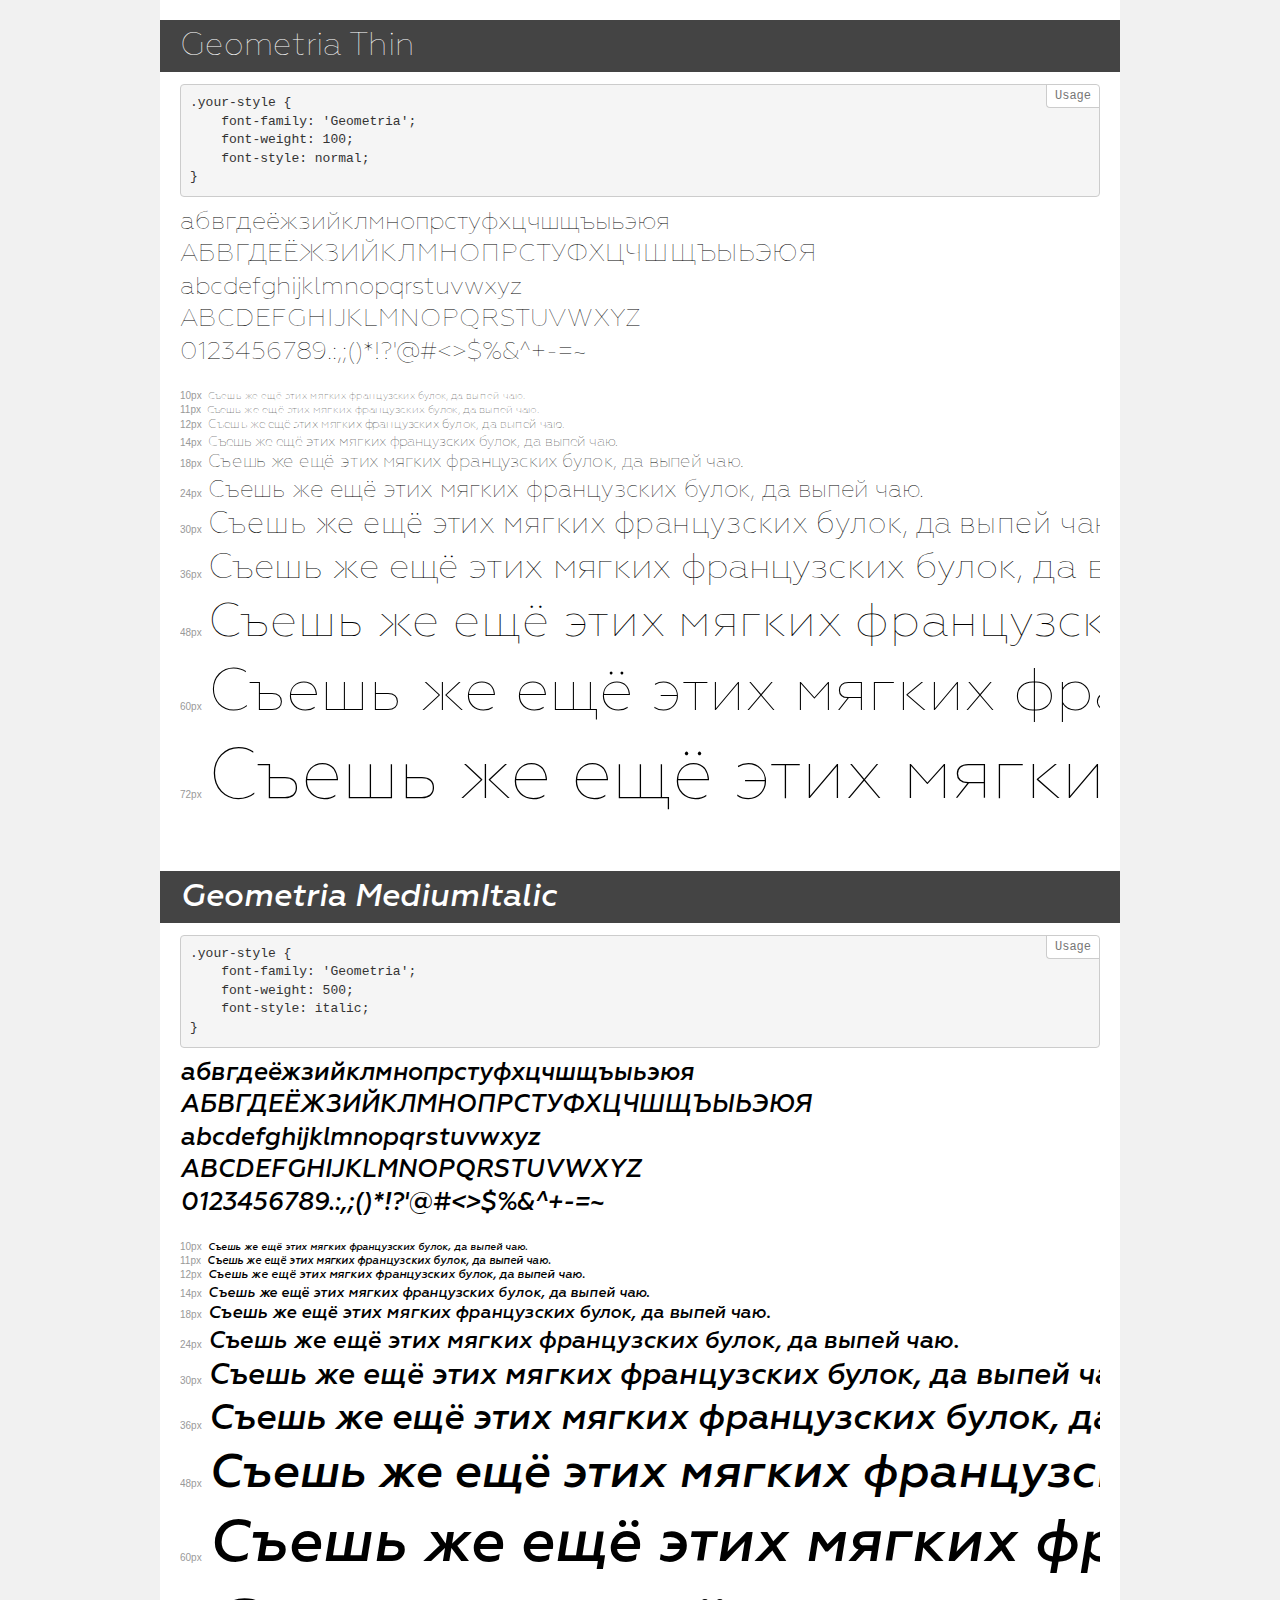
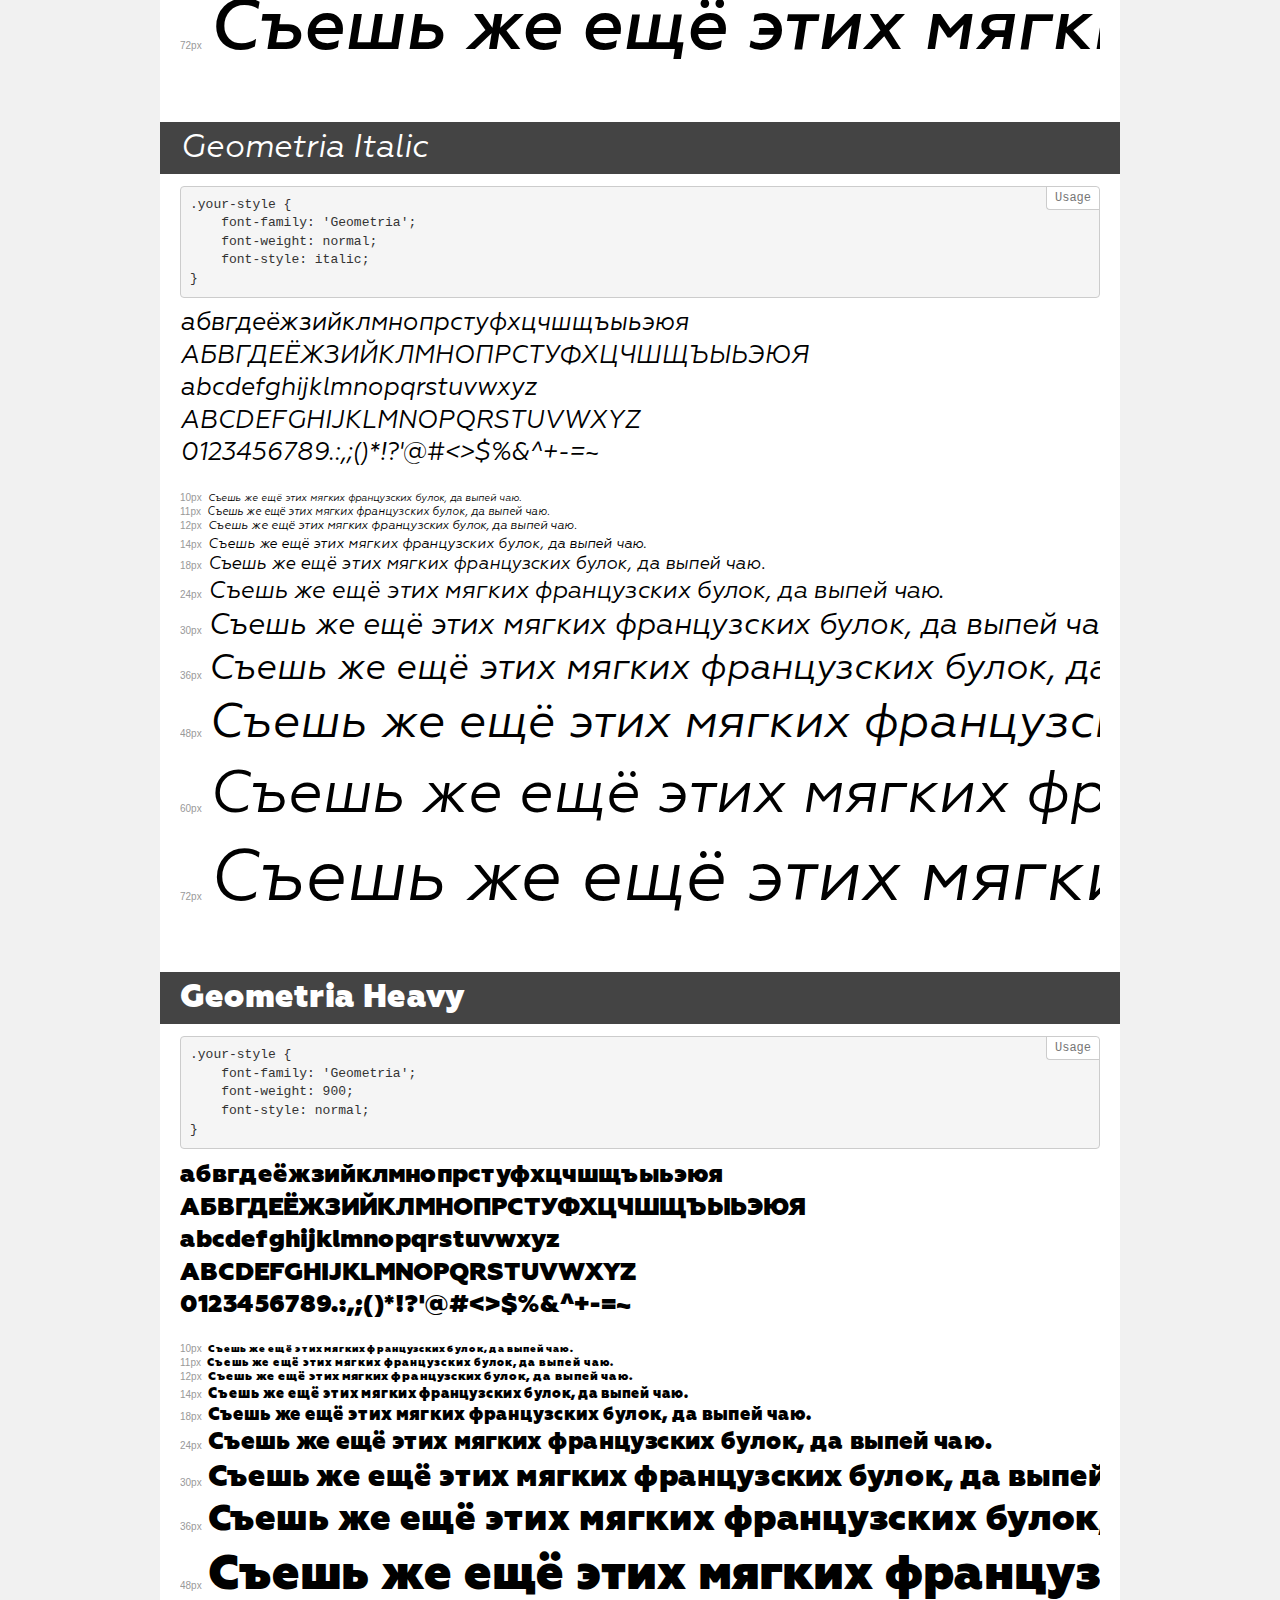
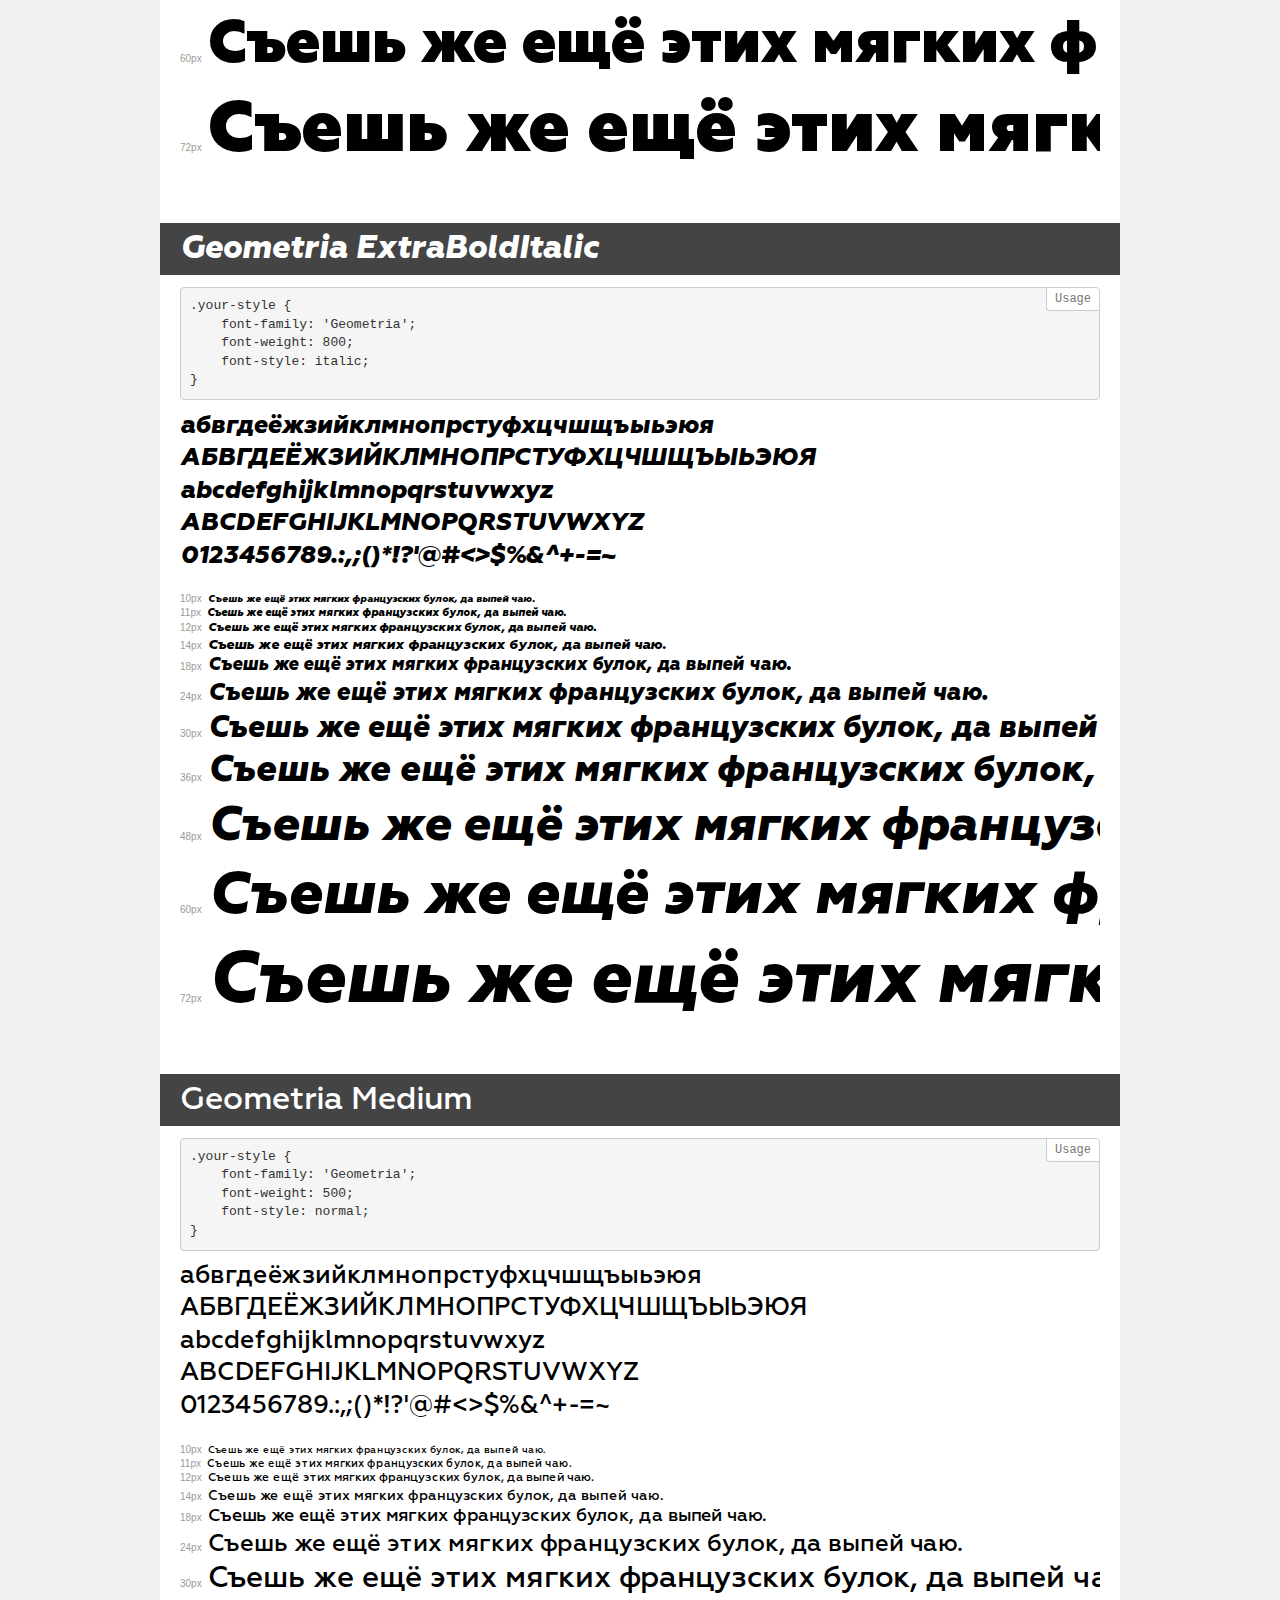
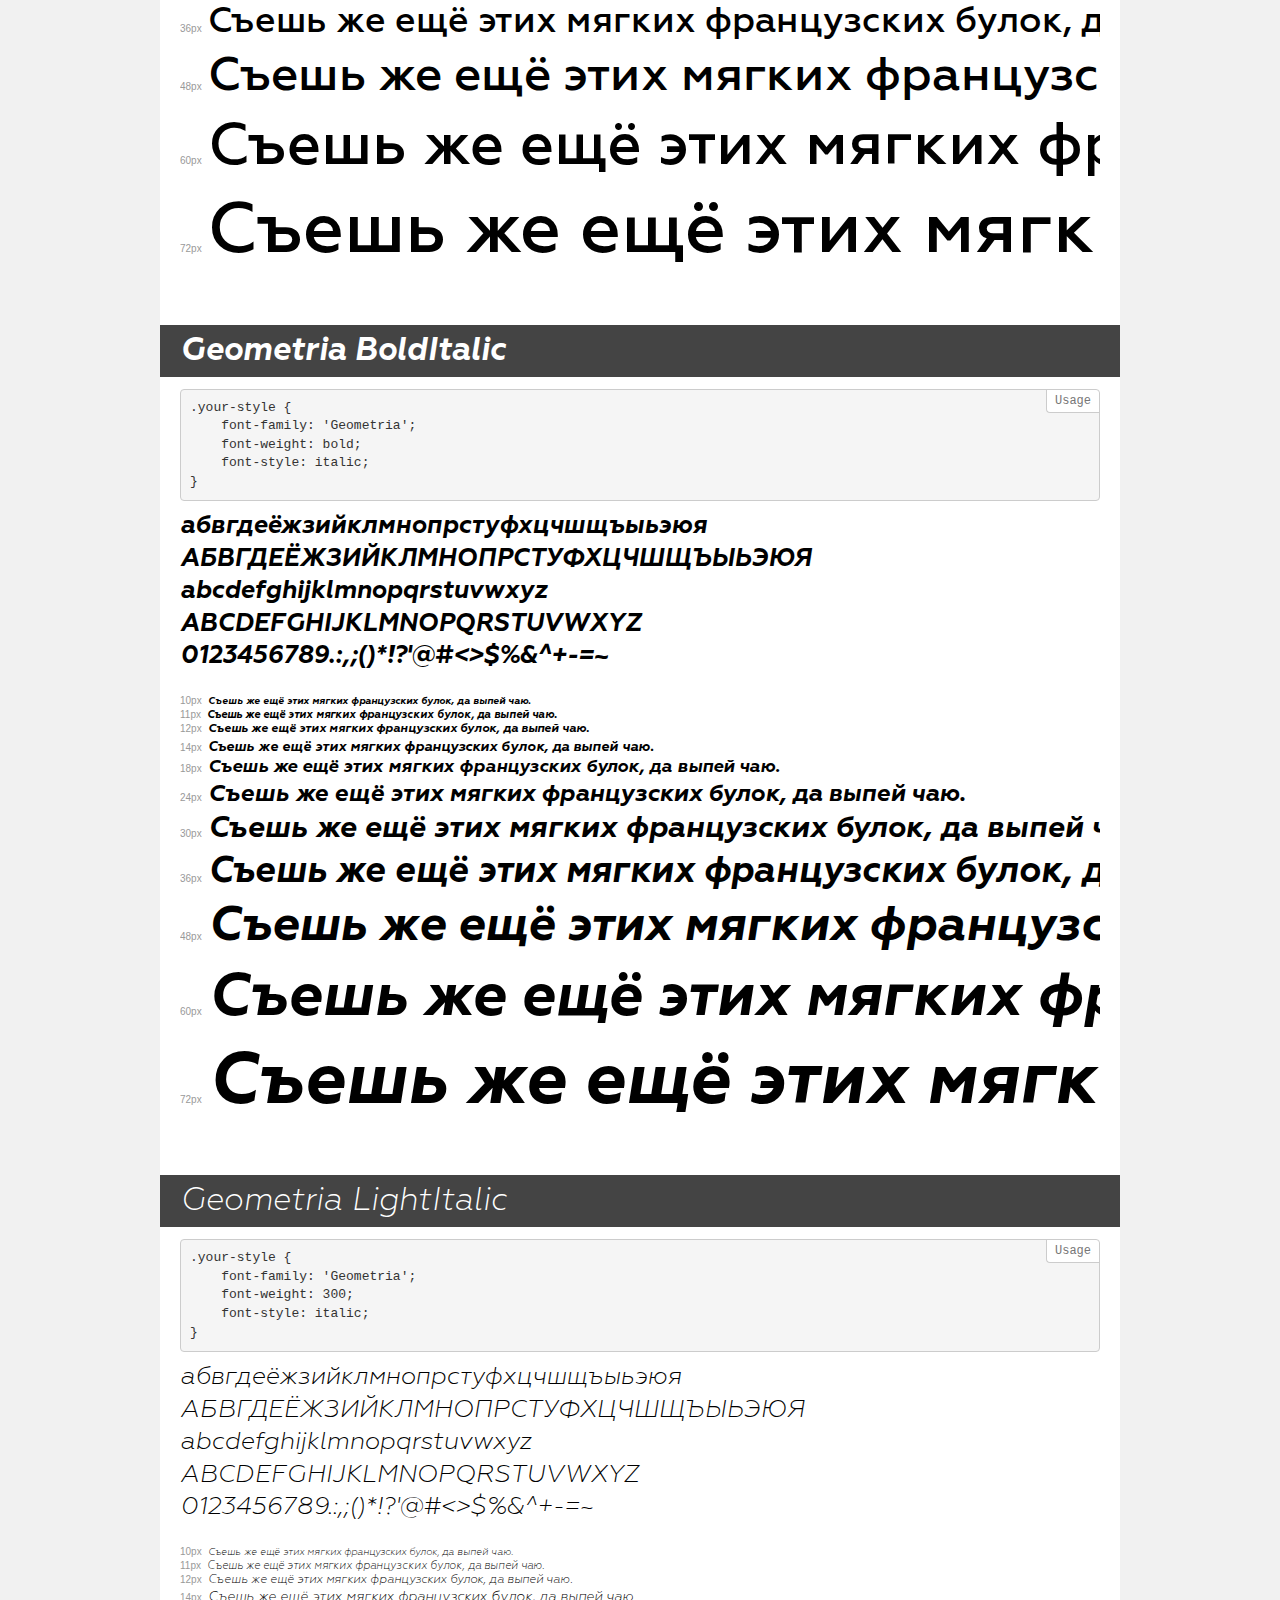
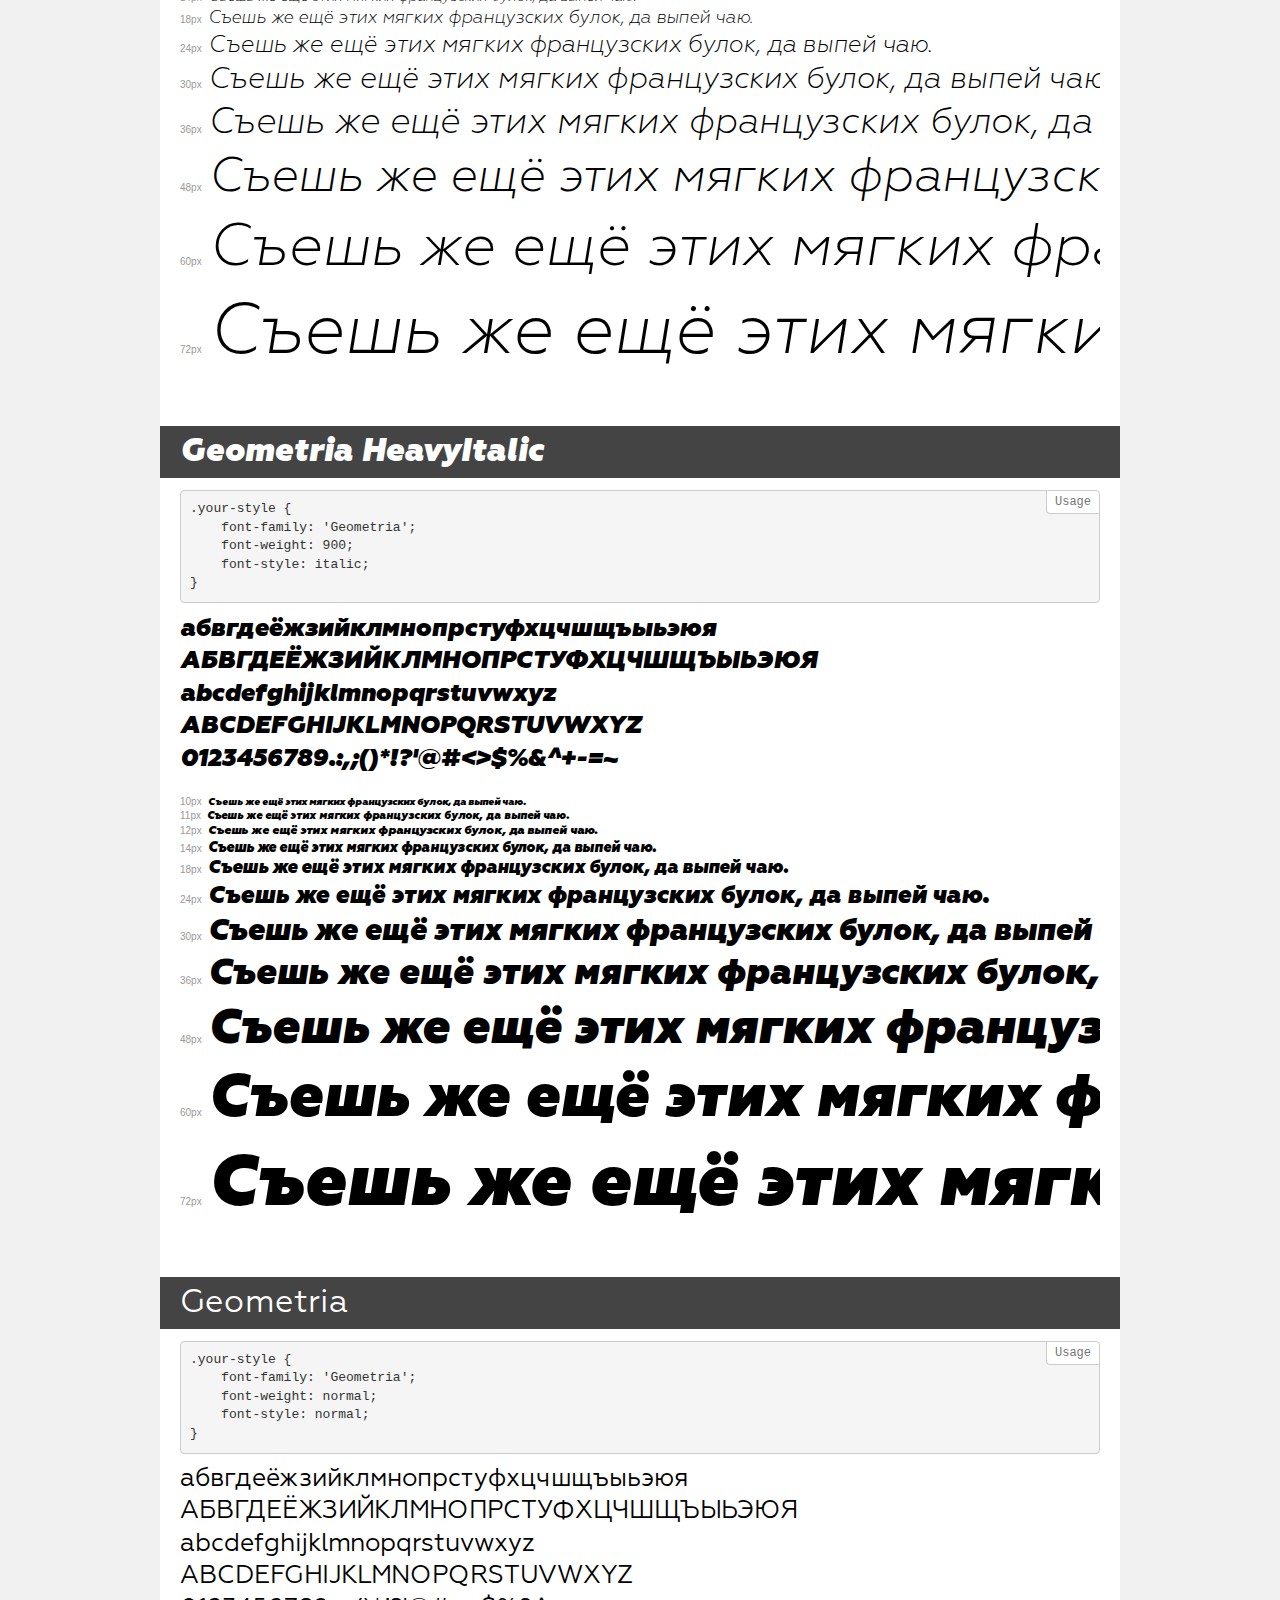
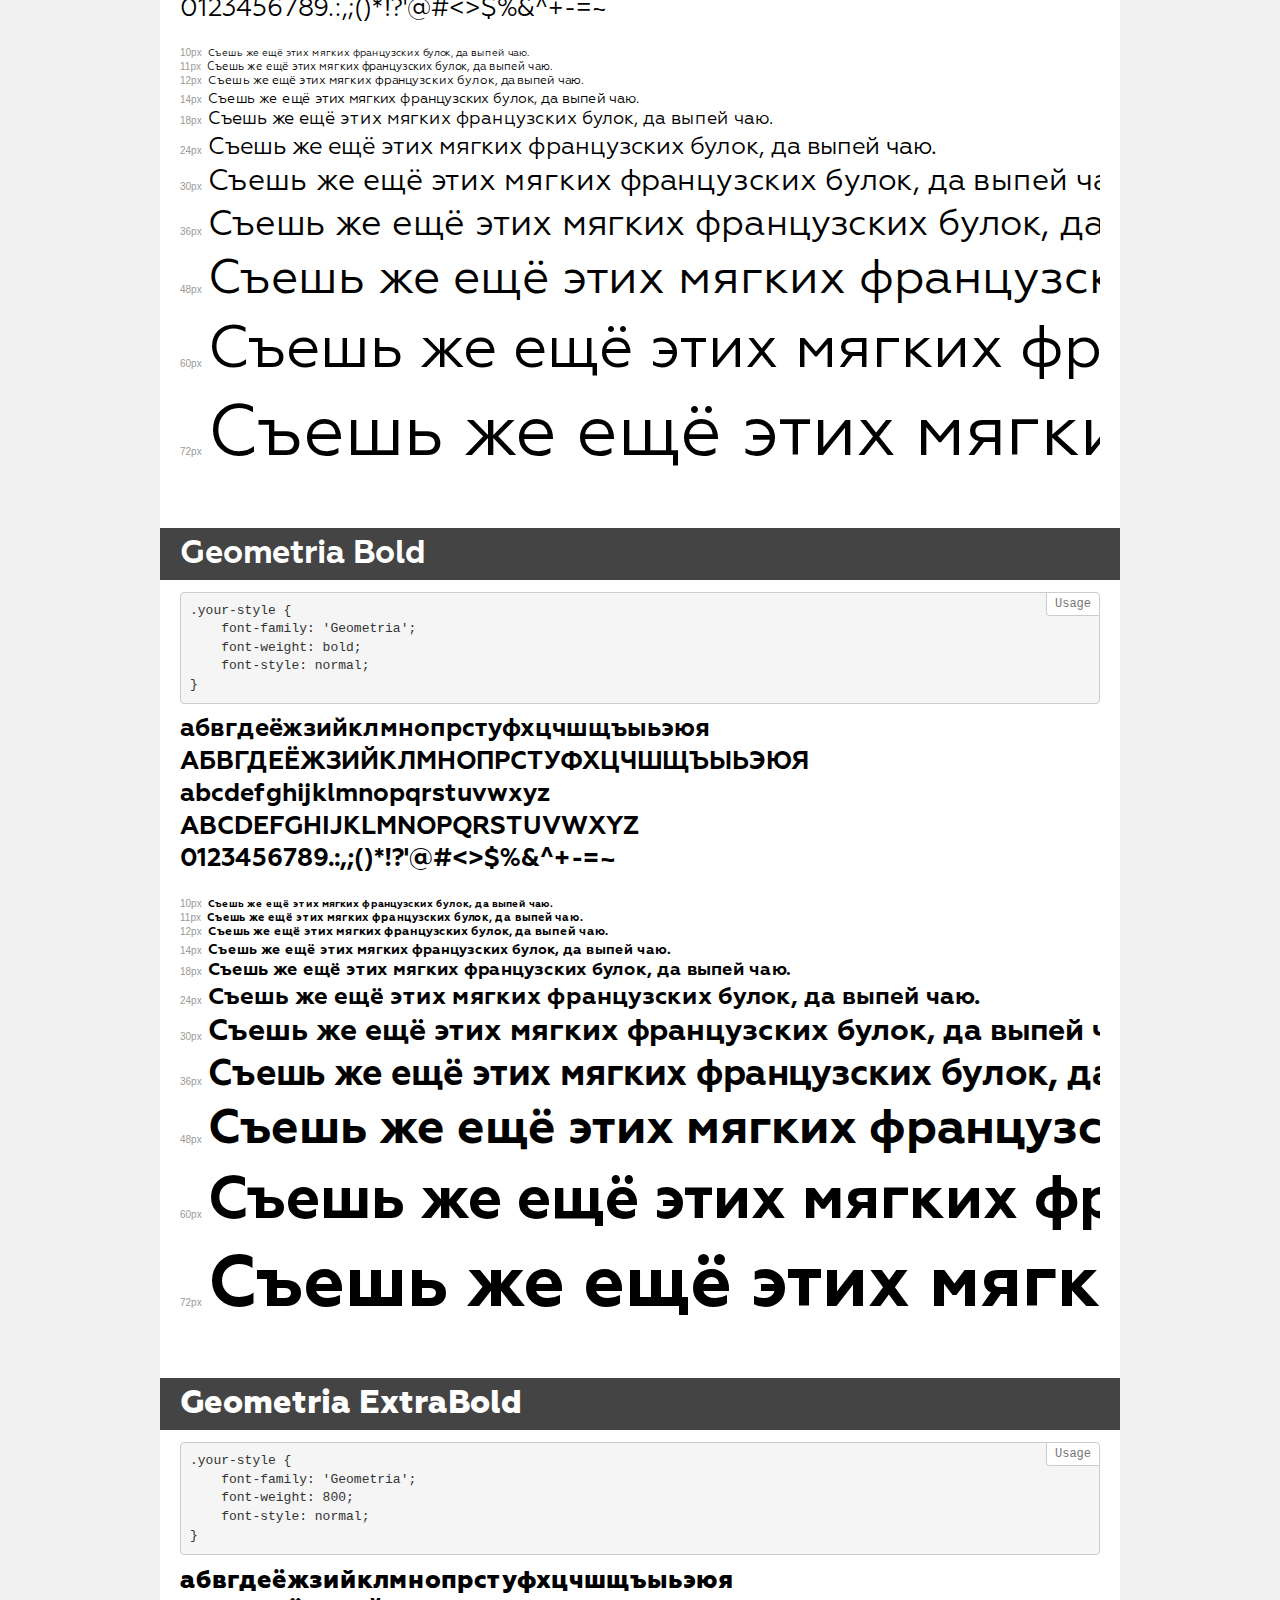
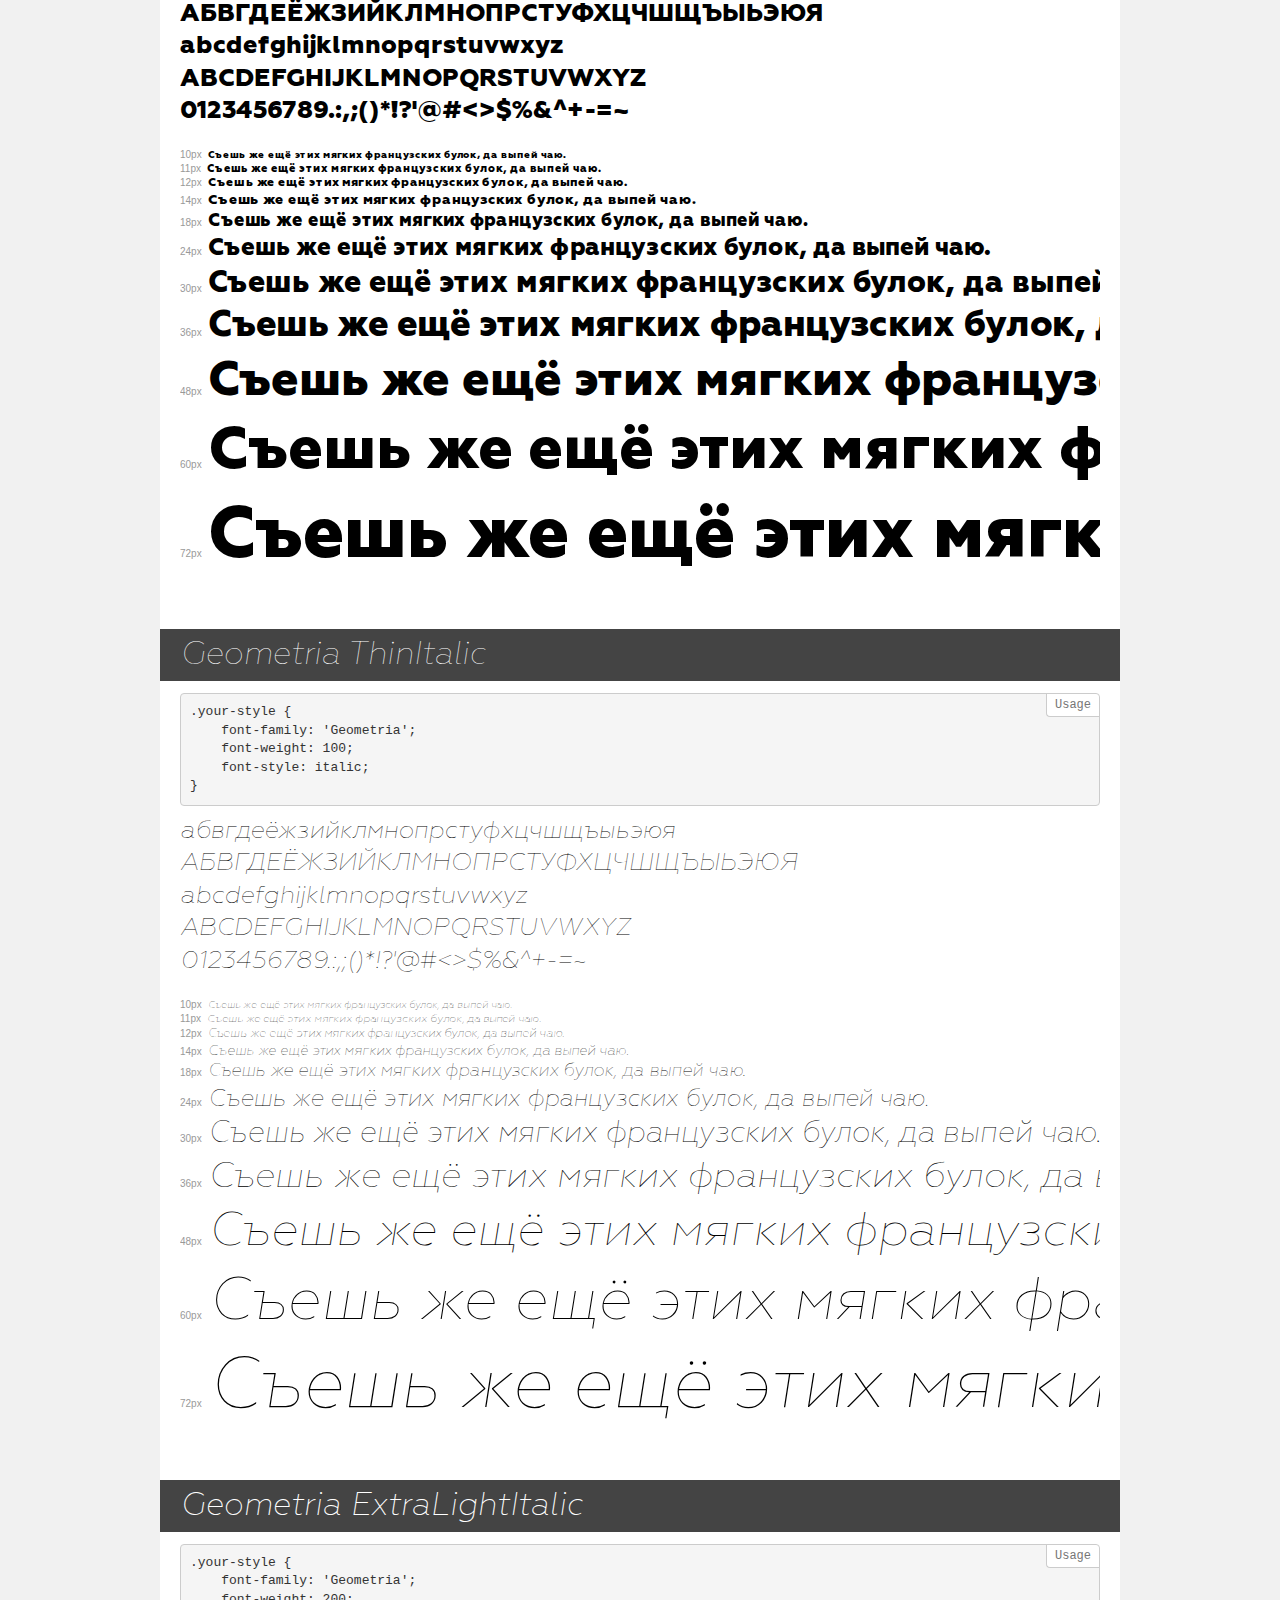
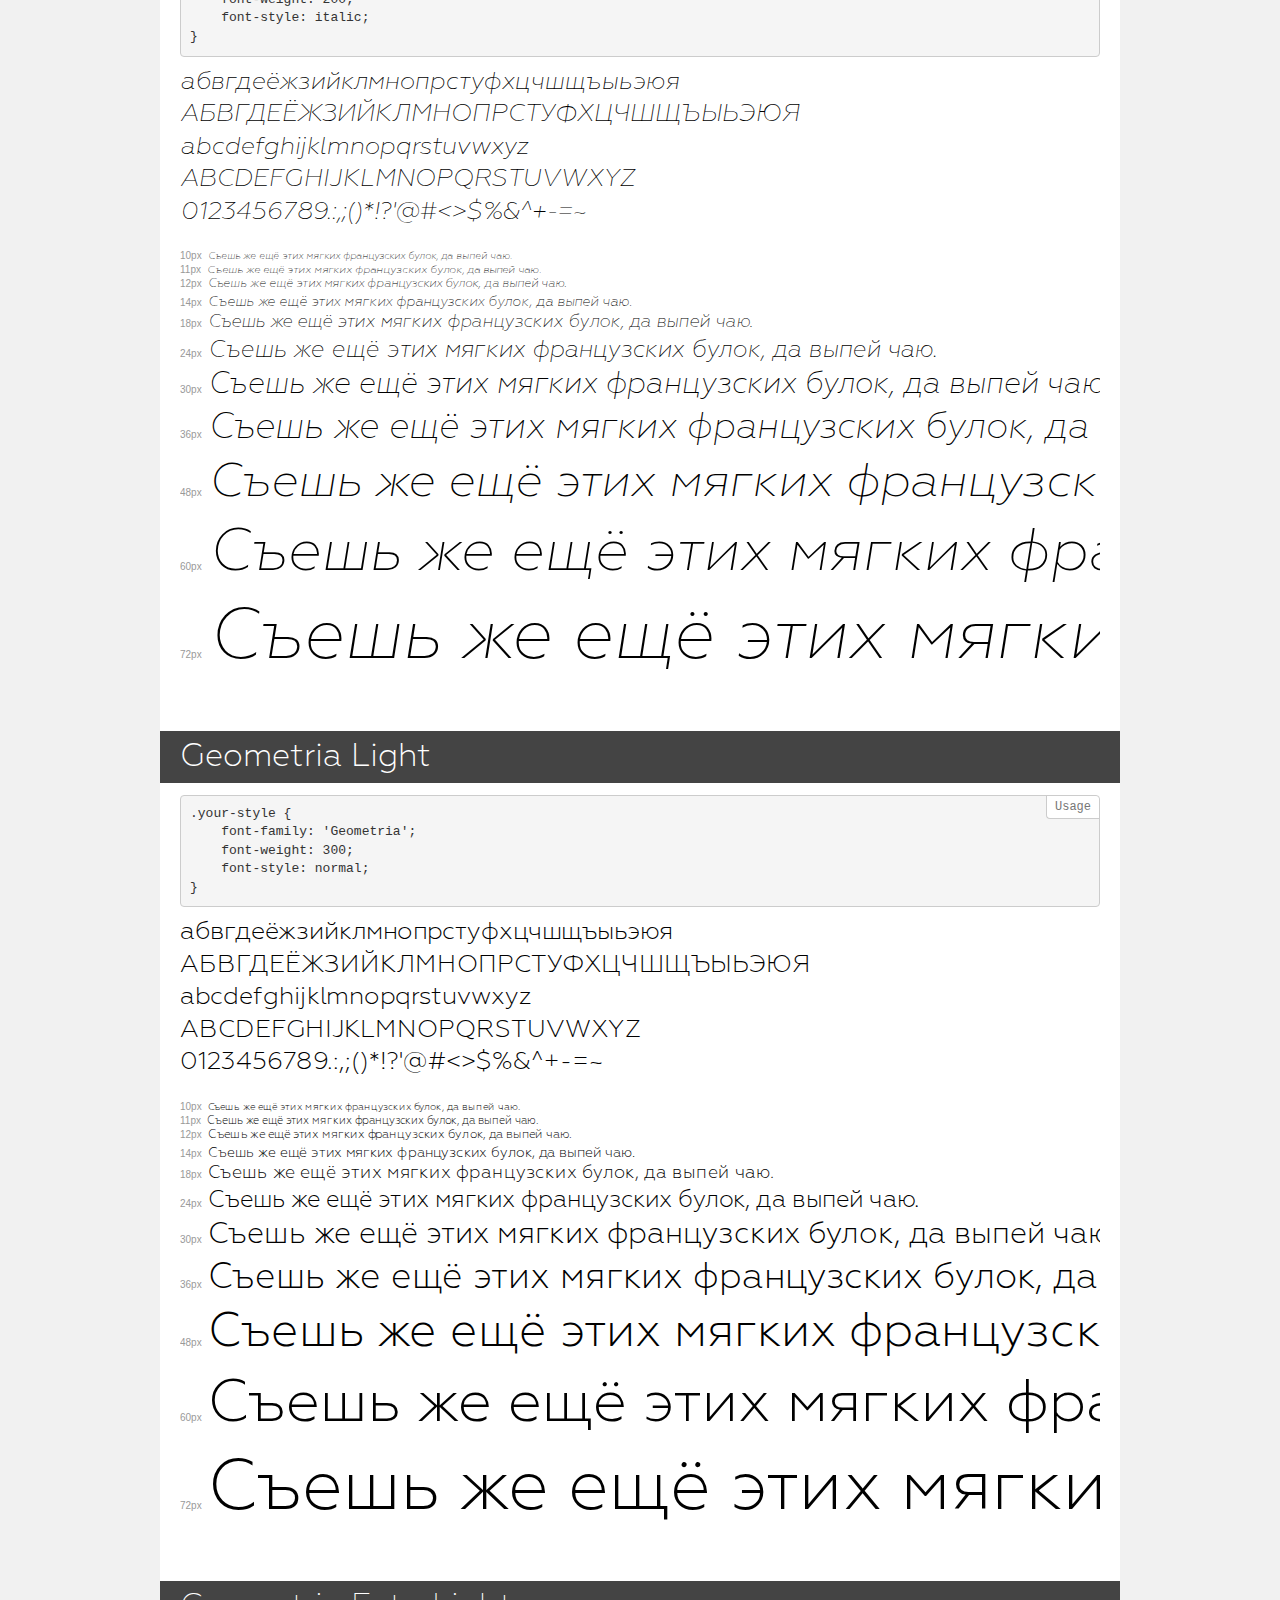
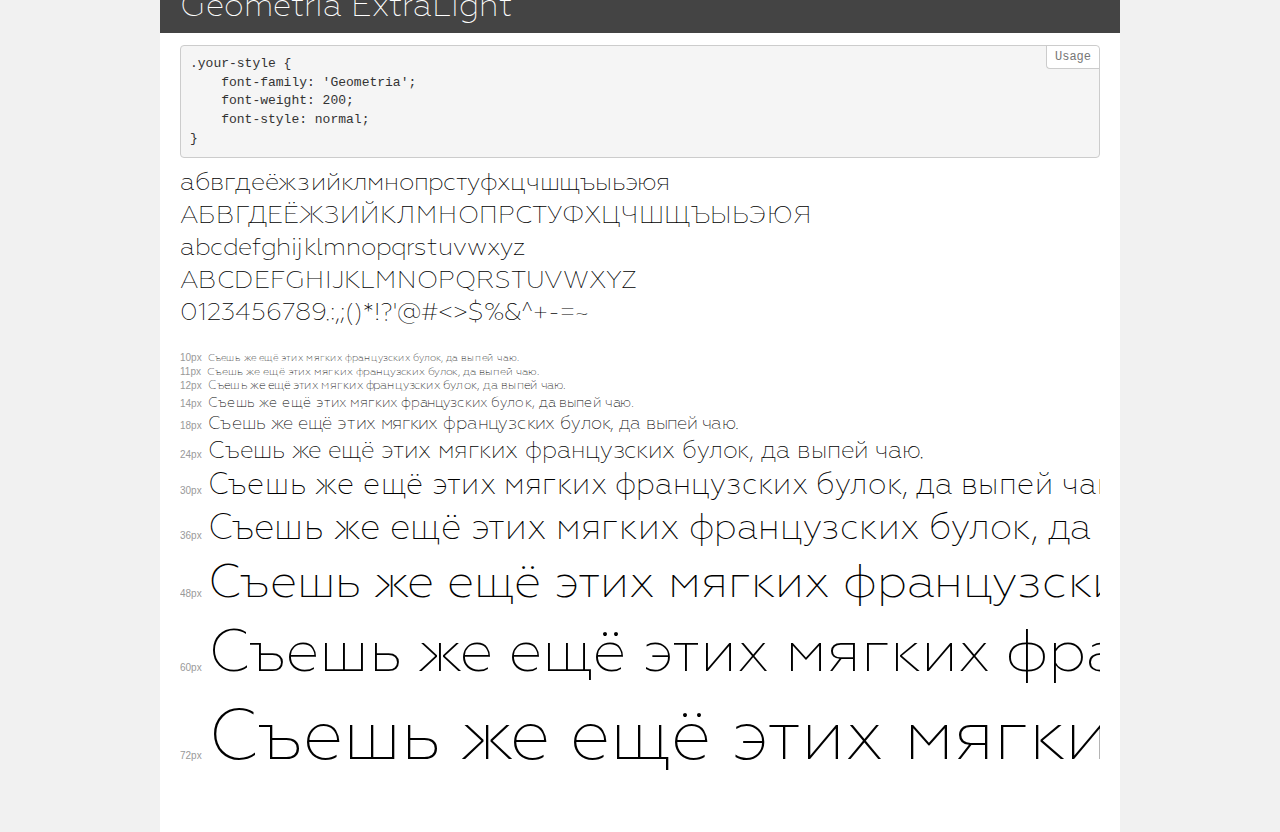
<file: css/fonts/Geometria/demo.html>
<!DOCTYPE html>
<html>
<head>
	<meta charset="utf-8">
	<meta http-equiv="X-UA-Compatible" content="IE=edge">
	<meta name="viewport" content="width=device-width, initial-scale=1">
	<meta name="robots" content="noindex, noarchive">
	<title>Transfonter demo</title>
	<link href="stylesheet.css" rel="stylesheet">
	<style>
		/*
		http://meyerweb.com/eric/tools/css/reset/
		v2.0 | 20110126
		License: none (public domain)
		*/
		html, body, div, span, applet, object, iframe,
		h1, h2, h3, h4, h5, h6, p, blockquote, pre,
		a, abbr, acronym, address, big, cite, code,
		del, dfn, em, img, ins, kbd, q, s, samp,
		small, strike, strong, sub, sup, tt, var,
		b, u, i, center,
		dl, dt, dd, ol, ul, li,
		fieldset, form, label, legend,
		table, caption, tbody, tfoot, thead, tr, th, td,
		article, aside, canvas, details, embed,
		figure, figcaption, footer, header, hgroup,
		menu, nav, output, ruby, section, summary,
		time, mark, audio, video {
			margin: 0;
			padding: 0;
			border: 0;
			font-size: 100%;
			font: inherit;
			vertical-align: baseline;
		}
		/* HTML5 display-role reset for older browsers */
		article, aside, details, figcaption, figure,
		footer, header, hgroup, menu, nav, section {
			display: block;
		}
		body {
			line-height: 1;
		}
		ol, ul {
			list-style: none;
		}
		blockquote, q {
			quotes: none;
		}
		blockquote:before, blockquote:after,
		q:before, q:after {
			content: '';
			content: none;
		}
		table {
			border-collapse: collapse;
			border-spacing: 0;
		}
		/* common styles */
		body {
			background: #f1f1f1;
			color: #000;
		}
		.page {
			background: #fff;
			width: 920px;
			margin: 0 auto;
			padding: 20px 20px 0 20px;
			overflow: hidden;
		}
		.font-container {
			overflow-x: auto;
			overflow-y: hidden;
			margin-bottom: 40px;
			line-height: 1.3;
			white-space: nowrap;
			padding-bottom: 5px;
		}
		h1 {
			position: relative;
			background: #444;
			font-size: 32px;
			color: #fff;
			padding: 10px 20px;
			margin: 0 -20px 12px -20px;
		}
		.letters {
			font-size: 25px;
			margin-bottom: 20px;
		}
		.s10:before {
			content: '10px';
		}
		.s11:before {
			content: '11px';
		}
		.s12:before {
			content: '12px';
		}
		.s14:before {
			content: '14px';
		}
		.s18:before {
			content: '18px';
		}
		.s24:before {
			content: '24px';
		}
		.s30:before {
			content: '30px';
		}
		.s36:before {
			content: '36px';
		}
		.s48:before {
			content: '48px';
		}
		.s60:before {
			content: '60px';
		}
		.s72:before {
			content: '72px';
		}
		.s10:before, .s11:before, .s12:before, .s14:before,
		.s18:before, .s24:before, .s30:before, .s36:before,
		.s48:before, .s60:before, .s72:before {
			font-family: Arial, sans-serif;
			font-size: 10px;
			font-weight: normal;
			font-style: normal;
			color: #999;
			padding-right: 6px;
		}
		pre {
			display: block;
			position: relative;
			padding: 9px;
			margin: 0 0 10px;
			font-family: Monaco, Menlo, Consolas, "Courier New", monospace !important;
			font-size: 13px;
			line-height: 1.428571429;
			color: #333;
			font-weight: normal !important;
			font-style: normal !important;
			background-color: #f5f5f5;
			border: 1px solid #ccc;
			overflow-x: auto;
			border-radius: 4px;
		}
		pre:after {
			display: block;
			position: absolute;
			right: 0;
			top: 0;
			content: 'Usage';
			line-height: 1;
			padding: 5px 8px;
			font-size: 12px;
			color: #767676;
			background-color: #fff;
			border: 1px solid #ccc;
			border-right: none;
			border-top: none;
			border-radius: 0 4px 0 4px;
			z-index: 10;
		}
		/* responsive */
		@media (max-width: 959px) {
			.page {
				width: auto;
				margin: 0;
			}
		}
	</style>
</head>
<body>
<div class="page">
	<div class="demo" style="font-family: 'Geometria'; font-weight: 100; font-style: normal;">
		<h1>Geometria Thin</h1>
		<pre>.your-style {
    font-family: 'Geometria';
    font-weight: 100;
    font-style: normal;
}</pre>
		<div class="font-container">
			<p class="letters">
				абвгдеёжзийклмнопрстуфхцчшщъыьэюя <br />
				АБВГДЕЁЖЗИЙКЛМНОПРСТУФХЦЧШЩЪЫЬЭЮЯ <br />
				abcdefghijklmnopqrstuvwxyz <br />
				ABCDEFGHIJKLMNOPQRSTUVWXYZ <br />				0123456789.:,;()*!?'@#<>$%&^+-=~
			</p>
			<p class="s10" style="font-size: 10px;">Съешь же ещё этих мягких французских булок, да выпей чаю.</p>
			<p class="s11" style="font-size: 11px;">Съешь же ещё этих мягких французских булок, да выпей чаю.</p>
			<p class="s12" style="font-size: 12px;">Съешь же ещё этих мягких французских булок, да выпей чаю.</p>
			<p class="s14" style="font-size: 14px;">Съешь же ещё этих мягких французских булок, да выпей чаю.</p>
			<p class="s18" style="font-size: 18px;">Съешь же ещё этих мягких французских булок, да выпей чаю.</p>
			<p class="s24" style="font-size: 24px;">Съешь же ещё этих мягких французских булок, да выпей чаю.</p>
			<p class="s30" style="font-size: 30px;">Съешь же ещё этих мягких французских булок, да выпей чаю.</p>
			<p class="s36" style="font-size: 36px;">Съешь же ещё этих мягких французских булок, да выпей чаю.</p>
			<p class="s48" style="font-size: 48px;">Съешь же ещё этих мягких французских булок, да выпей чаю.</p>
			<p class="s60" style="font-size: 60px;">Съешь же ещё этих мягких французских булок, да выпей чаю.</p>
			<p class="s72" style="font-size: 72px;">Съешь же ещё этих мягких французских булок, да выпей чаю.</p>
		</div>
	</div>
	<div class="demo" style="font-family: 'Geometria'; font-weight: 500; font-style: italic;">
		<h1>Geometria MediumItalic</h1>
		<pre>.your-style {
    font-family: 'Geometria';
    font-weight: 500;
    font-style: italic;
}</pre>
		<div class="font-container">
			<p class="letters">
				абвгдеёжзийклмнопрстуфхцчшщъыьэюя <br />
				АБВГДЕЁЖЗИЙКЛМНОПРСТУФХЦЧШЩЪЫЬЭЮЯ <br />
				abcdefghijklmnopqrstuvwxyz <br />
				ABCDEFGHIJKLMNOPQRSTUVWXYZ <br />				0123456789.:,;()*!?'@#<>$%&^+-=~
			</p>
			<p class="s10" style="font-size: 10px;">Съешь же ещё этих мягких французских булок, да выпей чаю.</p>
			<p class="s11" style="font-size: 11px;">Съешь же ещё этих мягких французских булок, да выпей чаю.</p>
			<p class="s12" style="font-size: 12px;">Съешь же ещё этих мягких французских булок, да выпей чаю.</p>
			<p class="s14" style="font-size: 14px;">Съешь же ещё этих мягких французских булок, да выпей чаю.</p>
			<p class="s18" style="font-size: 18px;">Съешь же ещё этих мягких французских булок, да выпей чаю.</p>
			<p class="s24" style="font-size: 24px;">Съешь же ещё этих мягких французских булок, да выпей чаю.</p>
			<p class="s30" style="font-size: 30px;">Съешь же ещё этих мягких французских булок, да выпей чаю.</p>
			<p class="s36" style="font-size: 36px;">Съешь же ещё этих мягких французских булок, да выпей чаю.</p>
			<p class="s48" style="font-size: 48px;">Съешь же ещё этих мягких французских булок, да выпей чаю.</p>
			<p class="s60" style="font-size: 60px;">Съешь же ещё этих мягких французских булок, да выпей чаю.</p>
			<p class="s72" style="font-size: 72px;">Съешь же ещё этих мягких французских булок, да выпей чаю.</p>
		</div>
	</div>
	<div class="demo" style="font-family: 'Geometria'; font-weight: normal; font-style: italic;">
		<h1>Geometria Italic</h1>
		<pre>.your-style {
    font-family: 'Geometria';
    font-weight: normal;
    font-style: italic;
}</pre>
		<div class="font-container">
			<p class="letters">
				абвгдеёжзийклмнопрстуфхцчшщъыьэюя <br />
				АБВГДЕЁЖЗИЙКЛМНОПРСТУФХЦЧШЩЪЫЬЭЮЯ <br />
				abcdefghijklmnopqrstuvwxyz <br />
				ABCDEFGHIJKLMNOPQRSTUVWXYZ <br />				0123456789.:,;()*!?'@#<>$%&^+-=~
			</p>
			<p class="s10" style="font-size: 10px;">Съешь же ещё этих мягких французских булок, да выпей чаю.</p>
			<p class="s11" style="font-size: 11px;">Съешь же ещё этих мягких французских булок, да выпей чаю.</p>
			<p class="s12" style="font-size: 12px;">Съешь же ещё этих мягких французских булок, да выпей чаю.</p>
			<p class="s14" style="font-size: 14px;">Съешь же ещё этих мягких французских булок, да выпей чаю.</p>
			<p class="s18" style="font-size: 18px;">Съешь же ещё этих мягких французских булок, да выпей чаю.</p>
			<p class="s24" style="font-size: 24px;">Съешь же ещё этих мягких французских булок, да выпей чаю.</p>
			<p class="s30" style="font-size: 30px;">Съешь же ещё этих мягких французских булок, да выпей чаю.</p>
			<p class="s36" style="font-size: 36px;">Съешь же ещё этих мягких французских булок, да выпей чаю.</p>
			<p class="s48" style="font-size: 48px;">Съешь же ещё этих мягких французских булок, да выпей чаю.</p>
			<p class="s60" style="font-size: 60px;">Съешь же ещё этих мягких французских булок, да выпей чаю.</p>
			<p class="s72" style="font-size: 72px;">Съешь же ещё этих мягких французских булок, да выпей чаю.</p>
		</div>
	</div>
	<div class="demo" style="font-family: 'Geometria'; font-weight: 900; font-style: normal;">
		<h1>Geometria Heavy</h1>
		<pre>.your-style {
    font-family: 'Geometria';
    font-weight: 900;
    font-style: normal;
}</pre>
		<div class="font-container">
			<p class="letters">
				абвгдеёжзийклмнопрстуфхцчшщъыьэюя <br />
				АБВГДЕЁЖЗИЙКЛМНОПРСТУФХЦЧШЩЪЫЬЭЮЯ <br />
				abcdefghijklmnopqrstuvwxyz <br />
				ABCDEFGHIJKLMNOPQRSTUVWXYZ <br />				0123456789.:,;()*!?'@#<>$%&^+-=~
			</p>
			<p class="s10" style="font-size: 10px;">Съешь же ещё этих мягких французских булок, да выпей чаю.</p>
			<p class="s11" style="font-size: 11px;">Съешь же ещё этих мягких французских булок, да выпей чаю.</p>
			<p class="s12" style="font-size: 12px;">Съешь же ещё этих мягких французских булок, да выпей чаю.</p>
			<p class="s14" style="font-size: 14px;">Съешь же ещё этих мягких французских булок, да выпей чаю.</p>
			<p class="s18" style="font-size: 18px;">Съешь же ещё этих мягких французских булок, да выпей чаю.</p>
			<p class="s24" style="font-size: 24px;">Съешь же ещё этих мягких французских булок, да выпей чаю.</p>
			<p class="s30" style="font-size: 30px;">Съешь же ещё этих мягких французских булок, да выпей чаю.</p>
			<p class="s36" style="font-size: 36px;">Съешь же ещё этих мягких французских булок, да выпей чаю.</p>
			<p class="s48" style="font-size: 48px;">Съешь же ещё этих мягких французских булок, да выпей чаю.</p>
			<p class="s60" style="font-size: 60px;">Съешь же ещё этих мягких французских булок, да выпей чаю.</p>
			<p class="s72" style="font-size: 72px;">Съешь же ещё этих мягких французских булок, да выпей чаю.</p>
		</div>
	</div>
	<div class="demo" style="font-family: 'Geometria'; font-weight: 800; font-style: italic;">
		<h1>Geometria ExtraBoldItalic</h1>
		<pre>.your-style {
    font-family: 'Geometria';
    font-weight: 800;
    font-style: italic;
}</pre>
		<div class="font-container">
			<p class="letters">
				абвгдеёжзийклмнопрстуфхцчшщъыьэюя <br />
				АБВГДЕЁЖЗИЙКЛМНОПРСТУФХЦЧШЩЪЫЬЭЮЯ <br />
				abcdefghijklmnopqrstuvwxyz <br />
				ABCDEFGHIJKLMNOPQRSTUVWXYZ <br />				0123456789.:,;()*!?'@#<>$%&^+-=~
			</p>
			<p class="s10" style="font-size: 10px;">Съешь же ещё этих мягких французских булок, да выпей чаю.</p>
			<p class="s11" style="font-size: 11px;">Съешь же ещё этих мягких французских булок, да выпей чаю.</p>
			<p class="s12" style="font-size: 12px;">Съешь же ещё этих мягких французских булок, да выпей чаю.</p>
			<p class="s14" style="font-size: 14px;">Съешь же ещё этих мягких французских булок, да выпей чаю.</p>
			<p class="s18" style="font-size: 18px;">Съешь же ещё этих мягких французских булок, да выпей чаю.</p>
			<p class="s24" style="font-size: 24px;">Съешь же ещё этих мягких французских булок, да выпей чаю.</p>
			<p class="s30" style="font-size: 30px;">Съешь же ещё этих мягких французских булок, да выпей чаю.</p>
			<p class="s36" style="font-size: 36px;">Съешь же ещё этих мягких французских булок, да выпей чаю.</p>
			<p class="s48" style="font-size: 48px;">Съешь же ещё этих мягких французских булок, да выпей чаю.</p>
			<p class="s60" style="font-size: 60px;">Съешь же ещё этих мягких французских булок, да выпей чаю.</p>
			<p class="s72" style="font-size: 72px;">Съешь же ещё этих мягких французских булок, да выпей чаю.</p>
		</div>
	</div>
	<div class="demo" style="font-family: 'Geometria'; font-weight: 500; font-style: normal;">
		<h1>Geometria Medium</h1>
		<pre>.your-style {
    font-family: 'Geometria';
    font-weight: 500;
    font-style: normal;
}</pre>
		<div class="font-container">
			<p class="letters">
				абвгдеёжзийклмнопрстуфхцчшщъыьэюя <br />
				АБВГДЕЁЖЗИЙКЛМНОПРСТУФХЦЧШЩЪЫЬЭЮЯ <br />
				abcdefghijklmnopqrstuvwxyz <br />
				ABCDEFGHIJKLMNOPQRSTUVWXYZ <br />				0123456789.:,;()*!?'@#<>$%&^+-=~
			</p>
			<p class="s10" style="font-size: 10px;">Съешь же ещё этих мягких французских булок, да выпей чаю.</p>
			<p class="s11" style="font-size: 11px;">Съешь же ещё этих мягких французских булок, да выпей чаю.</p>
			<p class="s12" style="font-size: 12px;">Съешь же ещё этих мягких французских булок, да выпей чаю.</p>
			<p class="s14" style="font-size: 14px;">Съешь же ещё этих мягких французских булок, да выпей чаю.</p>
			<p class="s18" style="font-size: 18px;">Съешь же ещё этих мягких французских булок, да выпей чаю.</p>
			<p class="s24" style="font-size: 24px;">Съешь же ещё этих мягких французских булок, да выпей чаю.</p>
			<p class="s30" style="font-size: 30px;">Съешь же ещё этих мягких французских булок, да выпей чаю.</p>
			<p class="s36" style="font-size: 36px;">Съешь же ещё этих мягких французских булок, да выпей чаю.</p>
			<p class="s48" style="font-size: 48px;">Съешь же ещё этих мягких французских булок, да выпей чаю.</p>
			<p class="s60" style="font-size: 60px;">Съешь же ещё этих мягких французских булок, да выпей чаю.</p>
			<p class="s72" style="font-size: 72px;">Съешь же ещё этих мягких французских булок, да выпей чаю.</p>
		</div>
	</div>
	<div class="demo" style="font-family: 'Geometria'; font-weight: bold; font-style: italic;">
		<h1>Geometria BoldItalic</h1>
		<pre>.your-style {
    font-family: 'Geometria';
    font-weight: bold;
    font-style: italic;
}</pre>
		<div class="font-container">
			<p class="letters">
				абвгдеёжзийклмнопрстуфхцчшщъыьэюя <br />
				АБВГДЕЁЖЗИЙКЛМНОПРСТУФХЦЧШЩЪЫЬЭЮЯ <br />
				abcdefghijklmnopqrstuvwxyz <br />
				ABCDEFGHIJKLMNOPQRSTUVWXYZ <br />				0123456789.:,;()*!?'@#<>$%&^+-=~
			</p>
			<p class="s10" style="font-size: 10px;">Съешь же ещё этих мягких французских булок, да выпей чаю.</p>
			<p class="s11" style="font-size: 11px;">Съешь же ещё этих мягких французских булок, да выпей чаю.</p>
			<p class="s12" style="font-size: 12px;">Съешь же ещё этих мягких французских булок, да выпей чаю.</p>
			<p class="s14" style="font-size: 14px;">Съешь же ещё этих мягких французских булок, да выпей чаю.</p>
			<p class="s18" style="font-size: 18px;">Съешь же ещё этих мягких французских булок, да выпей чаю.</p>
			<p class="s24" style="font-size: 24px;">Съешь же ещё этих мягких французских булок, да выпей чаю.</p>
			<p class="s30" style="font-size: 30px;">Съешь же ещё этих мягких французских булок, да выпей чаю.</p>
			<p class="s36" style="font-size: 36px;">Съешь же ещё этих мягких французских булок, да выпей чаю.</p>
			<p class="s48" style="font-size: 48px;">Съешь же ещё этих мягких французских булок, да выпей чаю.</p>
			<p class="s60" style="font-size: 60px;">Съешь же ещё этих мягких французских булок, да выпей чаю.</p>
			<p class="s72" style="font-size: 72px;">Съешь же ещё этих мягких французских булок, да выпей чаю.</p>
		</div>
	</div>
	<div class="demo" style="font-family: 'Geometria'; font-weight: 300; font-style: italic;">
		<h1>Geometria LightItalic</h1>
		<pre>.your-style {
    font-family: 'Geometria';
    font-weight: 300;
    font-style: italic;
}</pre>
		<div class="font-container">
			<p class="letters">
				абвгдеёжзийклмнопрстуфхцчшщъыьэюя <br />
				АБВГДЕЁЖЗИЙКЛМНОПРСТУФХЦЧШЩЪЫЬЭЮЯ <br />
				abcdefghijklmnopqrstuvwxyz <br />
				ABCDEFGHIJKLMNOPQRSTUVWXYZ <br />				0123456789.:,;()*!?'@#<>$%&^+-=~
			</p>
			<p class="s10" style="font-size: 10px;">Съешь же ещё этих мягких французских булок, да выпей чаю.</p>
			<p class="s11" style="font-size: 11px;">Съешь же ещё этих мягких французских булок, да выпей чаю.</p>
			<p class="s12" style="font-size: 12px;">Съешь же ещё этих мягких французских булок, да выпей чаю.</p>
			<p class="s14" style="font-size: 14px;">Съешь же ещё этих мягких французских булок, да выпей чаю.</p>
			<p class="s18" style="font-size: 18px;">Съешь же ещё этих мягких французских булок, да выпей чаю.</p>
			<p class="s24" style="font-size: 24px;">Съешь же ещё этих мягких французских булок, да выпей чаю.</p>
			<p class="s30" style="font-size: 30px;">Съешь же ещё этих мягких французских булок, да выпей чаю.</p>
			<p class="s36" style="font-size: 36px;">Съешь же ещё этих мягких французских булок, да выпей чаю.</p>
			<p class="s48" style="font-size: 48px;">Съешь же ещё этих мягких французских булок, да выпей чаю.</p>
			<p class="s60" style="font-size: 60px;">Съешь же ещё этих мягких французских булок, да выпей чаю.</p>
			<p class="s72" style="font-size: 72px;">Съешь же ещё этих мягких французских булок, да выпей чаю.</p>
		</div>
	</div>
	<div class="demo" style="font-family: 'Geometria'; font-weight: 900; font-style: italic;">
		<h1>Geometria HeavyItalic</h1>
		<pre>.your-style {
    font-family: 'Geometria';
    font-weight: 900;
    font-style: italic;
}</pre>
		<div class="font-container">
			<p class="letters">
				абвгдеёжзийклмнопрстуфхцчшщъыьэюя <br />
				АБВГДЕЁЖЗИЙКЛМНОПРСТУФХЦЧШЩЪЫЬЭЮЯ <br />
				abcdefghijklmnopqrstuvwxyz <br />
				ABCDEFGHIJKLMNOPQRSTUVWXYZ <br />				0123456789.:,;()*!?'@#<>$%&^+-=~
			</p>
			<p class="s10" style="font-size: 10px;">Съешь же ещё этих мягких французских булок, да выпей чаю.</p>
			<p class="s11" style="font-size: 11px;">Съешь же ещё этих мягких французских булок, да выпей чаю.</p>
			<p class="s12" style="font-size: 12px;">Съешь же ещё этих мягких французских булок, да выпей чаю.</p>
			<p class="s14" style="font-size: 14px;">Съешь же ещё этих мягких французских булок, да выпей чаю.</p>
			<p class="s18" style="font-size: 18px;">Съешь же ещё этих мягких французских булок, да выпей чаю.</p>
			<p class="s24" style="font-size: 24px;">Съешь же ещё этих мягких французских булок, да выпей чаю.</p>
			<p class="s30" style="font-size: 30px;">Съешь же ещё этих мягких французских булок, да выпей чаю.</p>
			<p class="s36" style="font-size: 36px;">Съешь же ещё этих мягких французских булок, да выпей чаю.</p>
			<p class="s48" style="font-size: 48px;">Съешь же ещё этих мягких французских булок, да выпей чаю.</p>
			<p class="s60" style="font-size: 60px;">Съешь же ещё этих мягких французских булок, да выпей чаю.</p>
			<p class="s72" style="font-size: 72px;">Съешь же ещё этих мягких французских булок, да выпей чаю.</p>
		</div>
	</div>
	<div class="demo" style="font-family: 'Geometria'; font-weight: normal; font-style: normal;">
		<h1>Geometria</h1>
		<pre>.your-style {
    font-family: 'Geometria';
    font-weight: normal;
    font-style: normal;
}</pre>
		<div class="font-container">
			<p class="letters">
				абвгдеёжзийклмнопрстуфхцчшщъыьэюя <br />
				АБВГДЕЁЖЗИЙКЛМНОПРСТУФХЦЧШЩЪЫЬЭЮЯ <br />
				abcdefghijklmnopqrstuvwxyz <br />
				ABCDEFGHIJKLMNOPQRSTUVWXYZ <br />				0123456789.:,;()*!?'@#<>$%&^+-=~
			</p>
			<p class="s10" style="font-size: 10px;">Съешь же ещё этих мягких французских булок, да выпей чаю.</p>
			<p class="s11" style="font-size: 11px;">Съешь же ещё этих мягких французских булок, да выпей чаю.</p>
			<p class="s12" style="font-size: 12px;">Съешь же ещё этих мягких французских булок, да выпей чаю.</p>
			<p class="s14" style="font-size: 14px;">Съешь же ещё этих мягких французских булок, да выпей чаю.</p>
			<p class="s18" style="font-size: 18px;">Съешь же ещё этих мягких французских булок, да выпей чаю.</p>
			<p class="s24" style="font-size: 24px;">Съешь же ещё этих мягких французских булок, да выпей чаю.</p>
			<p class="s30" style="font-size: 30px;">Съешь же ещё этих мягких французских булок, да выпей чаю.</p>
			<p class="s36" style="font-size: 36px;">Съешь же ещё этих мягких французских булок, да выпей чаю.</p>
			<p class="s48" style="font-size: 48px;">Съешь же ещё этих мягких французских булок, да выпей чаю.</p>
			<p class="s60" style="font-size: 60px;">Съешь же ещё этих мягких французских булок, да выпей чаю.</p>
			<p class="s72" style="font-size: 72px;">Съешь же ещё этих мягких французских булок, да выпей чаю.</p>
		</div>
	</div>
	<div class="demo" style="font-family: 'Geometria'; font-weight: bold; font-style: normal;">
		<h1>Geometria Bold</h1>
		<pre>.your-style {
    font-family: 'Geometria';
    font-weight: bold;
    font-style: normal;
}</pre>
		<div class="font-container">
			<p class="letters">
				абвгдеёжзийклмнопрстуфхцчшщъыьэюя <br />
				АБВГДЕЁЖЗИЙКЛМНОПРСТУФХЦЧШЩЪЫЬЭЮЯ <br />
				abcdefghijklmnopqrstuvwxyz <br />
				ABCDEFGHIJKLMNOPQRSTUVWXYZ <br />				0123456789.:,;()*!?'@#<>$%&^+-=~
			</p>
			<p class="s10" style="font-size: 10px;">Съешь же ещё этих мягких французских булок, да выпей чаю.</p>
			<p class="s11" style="font-size: 11px;">Съешь же ещё этих мягких французских булок, да выпей чаю.</p>
			<p class="s12" style="font-size: 12px;">Съешь же ещё этих мягких французских булок, да выпей чаю.</p>
			<p class="s14" style="font-size: 14px;">Съешь же ещё этих мягких французских булок, да выпей чаю.</p>
			<p class="s18" style="font-size: 18px;">Съешь же ещё этих мягких французских булок, да выпей чаю.</p>
			<p class="s24" style="font-size: 24px;">Съешь же ещё этих мягких французских булок, да выпей чаю.</p>
			<p class="s30" style="font-size: 30px;">Съешь же ещё этих мягких французских булок, да выпей чаю.</p>
			<p class="s36" style="font-size: 36px;">Съешь же ещё этих мягких французских булок, да выпей чаю.</p>
			<p class="s48" style="font-size: 48px;">Съешь же ещё этих мягких французских булок, да выпей чаю.</p>
			<p class="s60" style="font-size: 60px;">Съешь же ещё этих мягких французских булок, да выпей чаю.</p>
			<p class="s72" style="font-size: 72px;">Съешь же ещё этих мягких французских булок, да выпей чаю.</p>
		</div>
	</div>
	<div class="demo" style="font-family: 'Geometria'; font-weight: 800; font-style: normal;">
		<h1>Geometria ExtraBold</h1>
		<pre>.your-style {
    font-family: 'Geometria';
    font-weight: 800;
    font-style: normal;
}</pre>
		<div class="font-container">
			<p class="letters">
				абвгдеёжзийклмнопрстуфхцчшщъыьэюя <br />
				АБВГДЕЁЖЗИЙКЛМНОПРСТУФХЦЧШЩЪЫЬЭЮЯ <br />
				abcdefghijklmnopqrstuvwxyz <br />
				ABCDEFGHIJKLMNOPQRSTUVWXYZ <br />				0123456789.:,;()*!?'@#<>$%&^+-=~
			</p>
			<p class="s10" style="font-size: 10px;">Съешь же ещё этих мягких французских булок, да выпей чаю.</p>
			<p class="s11" style="font-size: 11px;">Съешь же ещё этих мягких французских булок, да выпей чаю.</p>
			<p class="s12" style="font-size: 12px;">Съешь же ещё этих мягких французских булок, да выпей чаю.</p>
			<p class="s14" style="font-size: 14px;">Съешь же ещё этих мягких французских булок, да выпей чаю.</p>
			<p class="s18" style="font-size: 18px;">Съешь же ещё этих мягких французских булок, да выпей чаю.</p>
			<p class="s24" style="font-size: 24px;">Съешь же ещё этих мягких французских булок, да выпей чаю.</p>
			<p class="s30" style="font-size: 30px;">Съешь же ещё этих мягких французских булок, да выпей чаю.</p>
			<p class="s36" style="font-size: 36px;">Съешь же ещё этих мягких французских булок, да выпей чаю.</p>
			<p class="s48" style="font-size: 48px;">Съешь же ещё этих мягких французских булок, да выпей чаю.</p>
			<p class="s60" style="font-size: 60px;">Съешь же ещё этих мягких французских булок, да выпей чаю.</p>
			<p class="s72" style="font-size: 72px;">Съешь же ещё этих мягких французских булок, да выпей чаю.</p>
		</div>
	</div>
	<div class="demo" style="font-family: 'Geometria'; font-weight: 100; font-style: italic;">
		<h1>Geometria ThinItalic</h1>
		<pre>.your-style {
    font-family: 'Geometria';
    font-weight: 100;
    font-style: italic;
}</pre>
		<div class="font-container">
			<p class="letters">
				абвгдеёжзийклмнопрстуфхцчшщъыьэюя <br />
				АБВГДЕЁЖЗИЙКЛМНОПРСТУФХЦЧШЩЪЫЬЭЮЯ <br />
				abcdefghijklmnopqrstuvwxyz <br />
				ABCDEFGHIJKLMNOPQRSTUVWXYZ <br />				0123456789.:,;()*!?'@#<>$%&^+-=~
			</p>
			<p class="s10" style="font-size: 10px;">Съешь же ещё этих мягких французских булок, да выпей чаю.</p>
			<p class="s11" style="font-size: 11px;">Съешь же ещё этих мягких французских булок, да выпей чаю.</p>
			<p class="s12" style="font-size: 12px;">Съешь же ещё этих мягких французских булок, да выпей чаю.</p>
			<p class="s14" style="font-size: 14px;">Съешь же ещё этих мягких французских булок, да выпей чаю.</p>
			<p class="s18" style="font-size: 18px;">Съешь же ещё этих мягких французских булок, да выпей чаю.</p>
			<p class="s24" style="font-size: 24px;">Съешь же ещё этих мягких французских булок, да выпей чаю.</p>
			<p class="s30" style="font-size: 30px;">Съешь же ещё этих мягких французских булок, да выпей чаю.</p>
			<p class="s36" style="font-size: 36px;">Съешь же ещё этих мягких французских булок, да выпей чаю.</p>
			<p class="s48" style="font-size: 48px;">Съешь же ещё этих мягких французских булок, да выпей чаю.</p>
			<p class="s60" style="font-size: 60px;">Съешь же ещё этих мягких французских булок, да выпей чаю.</p>
			<p class="s72" style="font-size: 72px;">Съешь же ещё этих мягких французских булок, да выпей чаю.</p>
		</div>
	</div>
	<div class="demo" style="font-family: 'Geometria'; font-weight: 200; font-style: italic;">
		<h1>Geometria ExtraLightItalic</h1>
		<pre>.your-style {
    font-family: 'Geometria';
    font-weight: 200;
    font-style: italic;
}</pre>
		<div class="font-container">
			<p class="letters">
				абвгдеёжзийклмнопрстуфхцчшщъыьэюя <br />
				АБВГДЕЁЖЗИЙКЛМНОПРСТУФХЦЧШЩЪЫЬЭЮЯ <br />
				abcdefghijklmnopqrstuvwxyz <br />
				ABCDEFGHIJKLMNOPQRSTUVWXYZ <br />				0123456789.:,;()*!?'@#<>$%&^+-=~
			</p>
			<p class="s10" style="font-size: 10px;">Съешь же ещё этих мягких французских булок, да выпей чаю.</p>
			<p class="s11" style="font-size: 11px;">Съешь же ещё этих мягких французских булок, да выпей чаю.</p>
			<p class="s12" style="font-size: 12px;">Съешь же ещё этих мягких французских булок, да выпей чаю.</p>
			<p class="s14" style="font-size: 14px;">Съешь же ещё этих мягких французских булок, да выпей чаю.</p>
			<p class="s18" style="font-size: 18px;">Съешь же ещё этих мягких французских булок, да выпей чаю.</p>
			<p class="s24" style="font-size: 24px;">Съешь же ещё этих мягких французских булок, да выпей чаю.</p>
			<p class="s30" style="font-size: 30px;">Съешь же ещё этих мягких французских булок, да выпей чаю.</p>
			<p class="s36" style="font-size: 36px;">Съешь же ещё этих мягких французских булок, да выпей чаю.</p>
			<p class="s48" style="font-size: 48px;">Съешь же ещё этих мягких французских булок, да выпей чаю.</p>
			<p class="s60" style="font-size: 60px;">Съешь же ещё этих мягких французских булок, да выпей чаю.</p>
			<p class="s72" style="font-size: 72px;">Съешь же ещё этих мягких французских булок, да выпей чаю.</p>
		</div>
	</div>
	<div class="demo" style="font-family: 'Geometria'; font-weight: 300; font-style: normal;">
		<h1>Geometria Light</h1>
		<pre>.your-style {
    font-family: 'Geometria';
    font-weight: 300;
    font-style: normal;
}</pre>
		<div class="font-container">
			<p class="letters">
				абвгдеёжзийклмнопрстуфхцчшщъыьэюя <br />
				АБВГДЕЁЖЗИЙКЛМНОПРСТУФХЦЧШЩЪЫЬЭЮЯ <br />
				abcdefghijklmnopqrstuvwxyz <br />
				ABCDEFGHIJKLMNOPQRSTUVWXYZ <br />				0123456789.:,;()*!?'@#<>$%&^+-=~
			</p>
			<p class="s10" style="font-size: 10px;">Съешь же ещё этих мягких французских булок, да выпей чаю.</p>
			<p class="s11" style="font-size: 11px;">Съешь же ещё этих мягких французских булок, да выпей чаю.</p>
			<p class="s12" style="font-size: 12px;">Съешь же ещё этих мягких французских булок, да выпей чаю.</p>
			<p class="s14" style="font-size: 14px;">Съешь же ещё этих мягких французских булок, да выпей чаю.</p>
			<p class="s18" style="font-size: 18px;">Съешь же ещё этих мягких французских булок, да выпей чаю.</p>
			<p class="s24" style="font-size: 24px;">Съешь же ещё этих мягких французских булок, да выпей чаю.</p>
			<p class="s30" style="font-size: 30px;">Съешь же ещё этих мягких французских булок, да выпей чаю.</p>
			<p class="s36" style="font-size: 36px;">Съешь же ещё этих мягких французских булок, да выпей чаю.</p>
			<p class="s48" style="font-size: 48px;">Съешь же ещё этих мягких французских булок, да выпей чаю.</p>
			<p class="s60" style="font-size: 60px;">Съешь же ещё этих мягких французских булок, да выпей чаю.</p>
			<p class="s72" style="font-size: 72px;">Съешь же ещё этих мягких французских булок, да выпей чаю.</p>
		</div>
	</div>
	<div class="demo" style="font-family: 'Geometria'; font-weight: 200; font-style: normal;">
		<h1>Geometria ExtraLight</h1>
		<pre>.your-style {
    font-family: 'Geometria';
    font-weight: 200;
    font-style: normal;
}</pre>
		<div class="font-container">
			<p class="letters">
				абвгдеёжзийклмнопрстуфхцчшщъыьэюя <br />
				АБВГДЕЁЖЗИЙКЛМНОПРСТУФХЦЧШЩЪЫЬЭЮЯ <br />
				abcdefghijklmnopqrstuvwxyz <br />
				ABCDEFGHIJKLMNOPQRSTUVWXYZ <br />				0123456789.:,;()*!?'@#<>$%&^+-=~
			</p>
			<p class="s10" style="font-size: 10px;">Съешь же ещё этих мягких французских булок, да выпей чаю.</p>
			<p class="s11" style="font-size: 11px;">Съешь же ещё этих мягких французских булок, да выпей чаю.</p>
			<p class="s12" style="font-size: 12px;">Съешь же ещё этих мягких французских булок, да выпей чаю.</p>
			<p class="s14" style="font-size: 14px;">Съешь же ещё этих мягких французских булок, да выпей чаю.</p>
			<p class="s18" style="font-size: 18px;">Съешь же ещё этих мягких французских булок, да выпей чаю.</p>
			<p class="s24" style="font-size: 24px;">Съешь же ещё этих мягких французских булок, да выпей чаю.</p>
			<p class="s30" style="font-size: 30px;">Съешь же ещё этих мягких французских булок, да выпей чаю.</p>
			<p class="s36" style="font-size: 36px;">Съешь же ещё этих мягких французских булок, да выпей чаю.</p>
			<p class="s48" style="font-size: 48px;">Съешь же ещё этих мягких французских булок, да выпей чаю.</p>
			<p class="s60" style="font-size: 60px;">Съешь же ещё этих мягких французских булок, да выпей чаю.</p>
			<p class="s72" style="font-size: 72px;">Съешь же ещё этих мягких французских булок, да выпей чаю.</p>
		</div>
	</div>
</div>
</body>
</html>
</file>
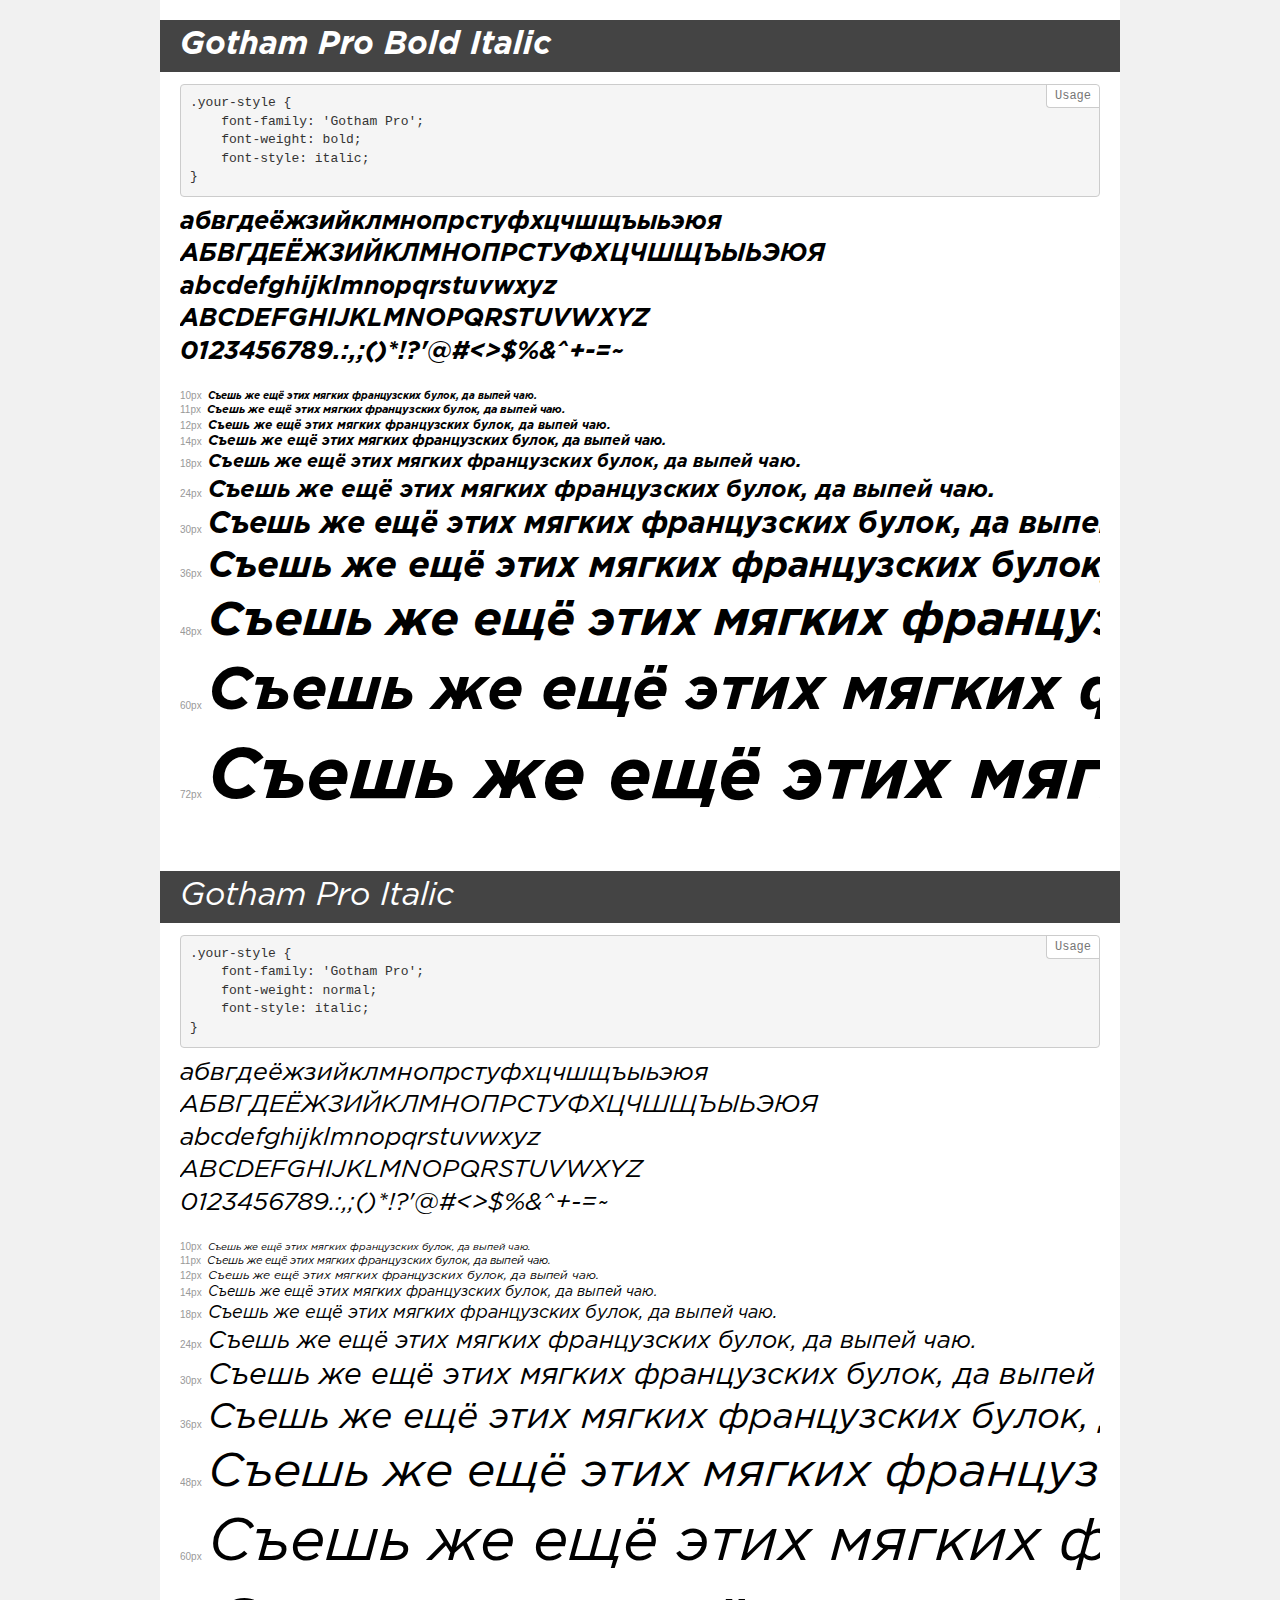
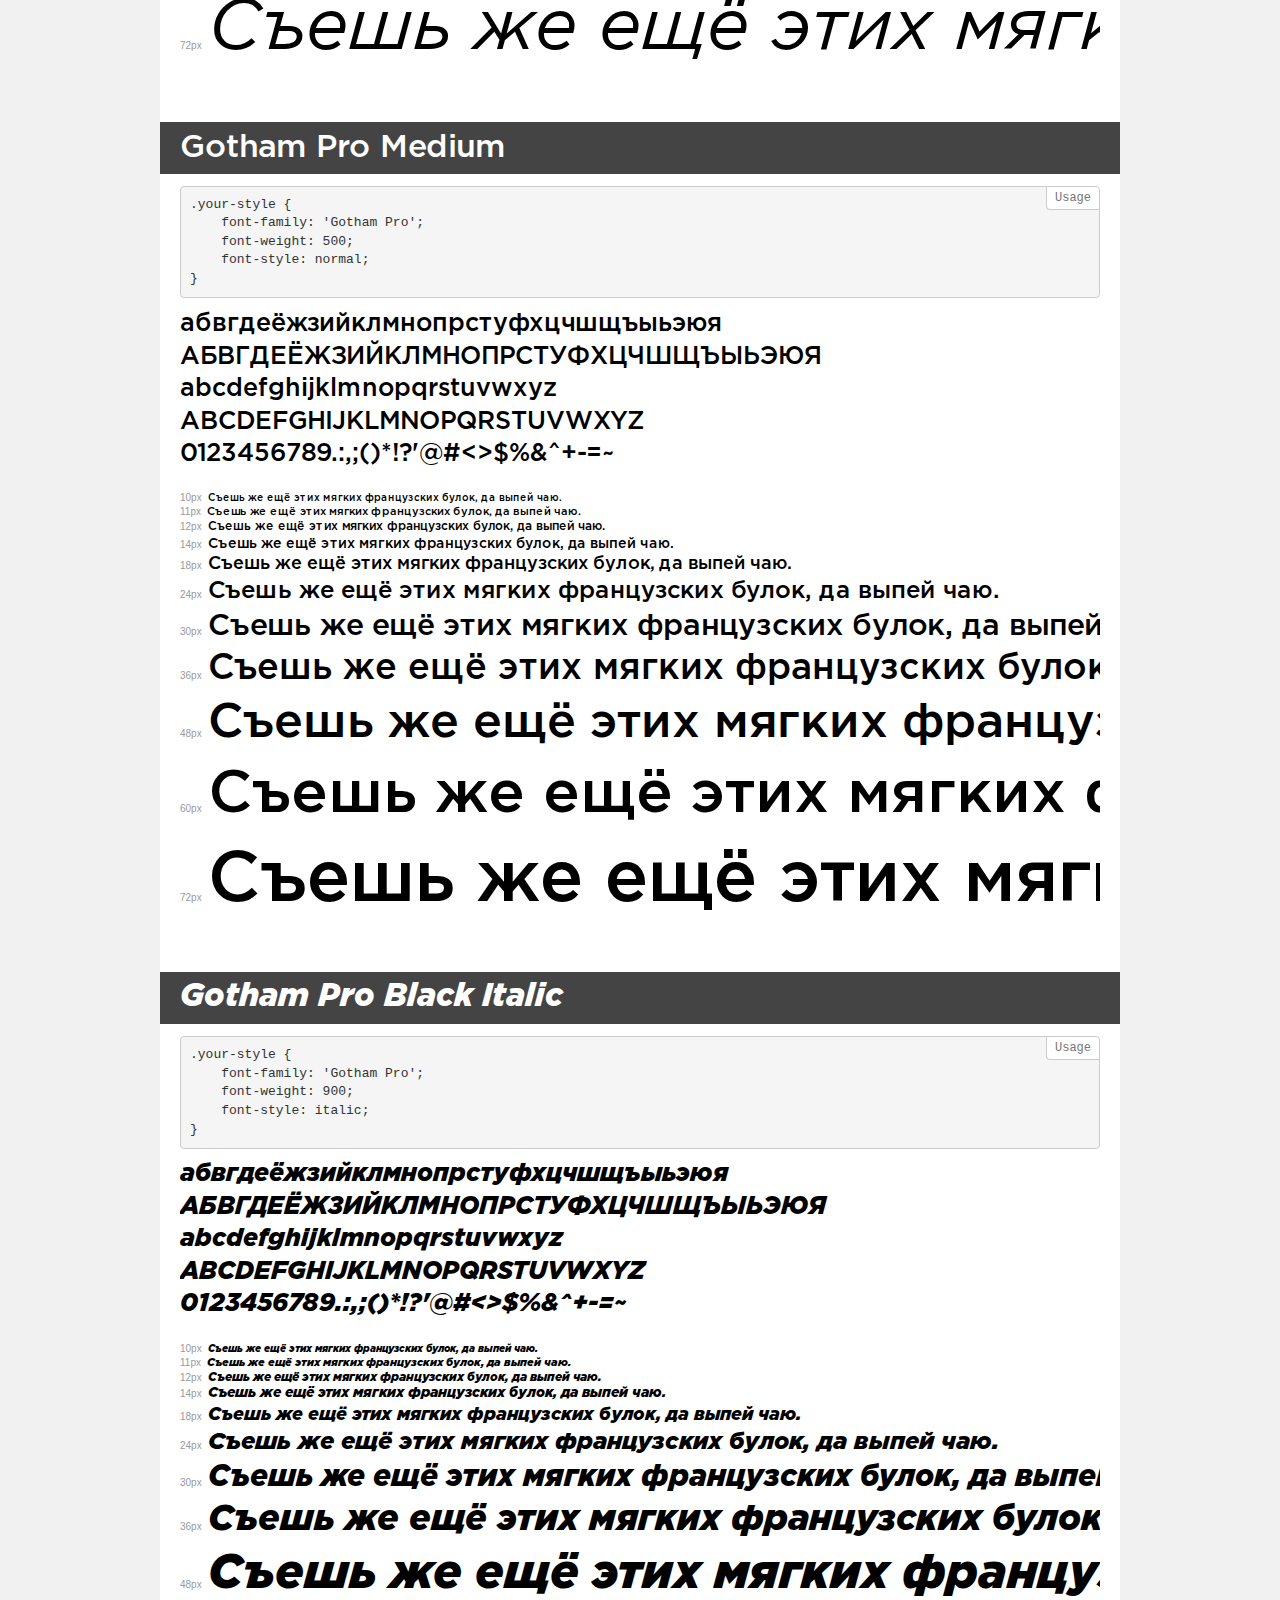
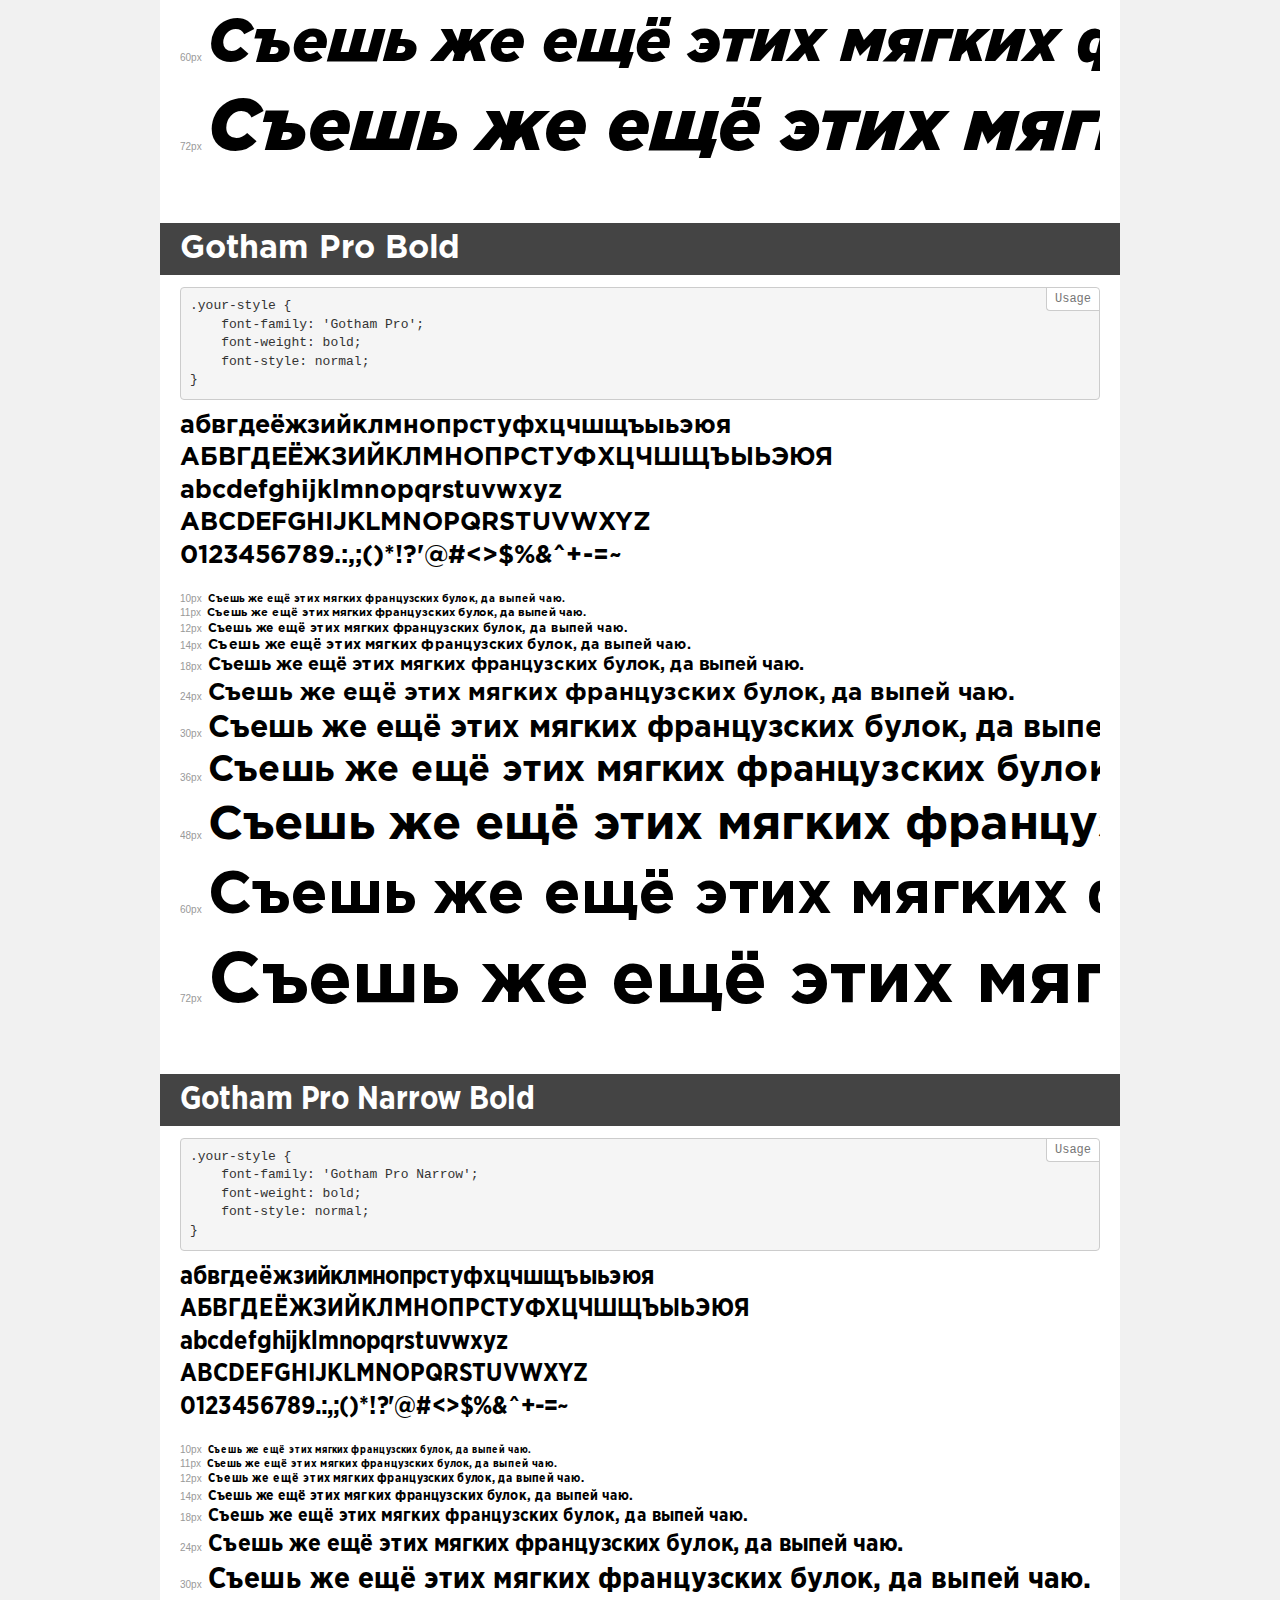
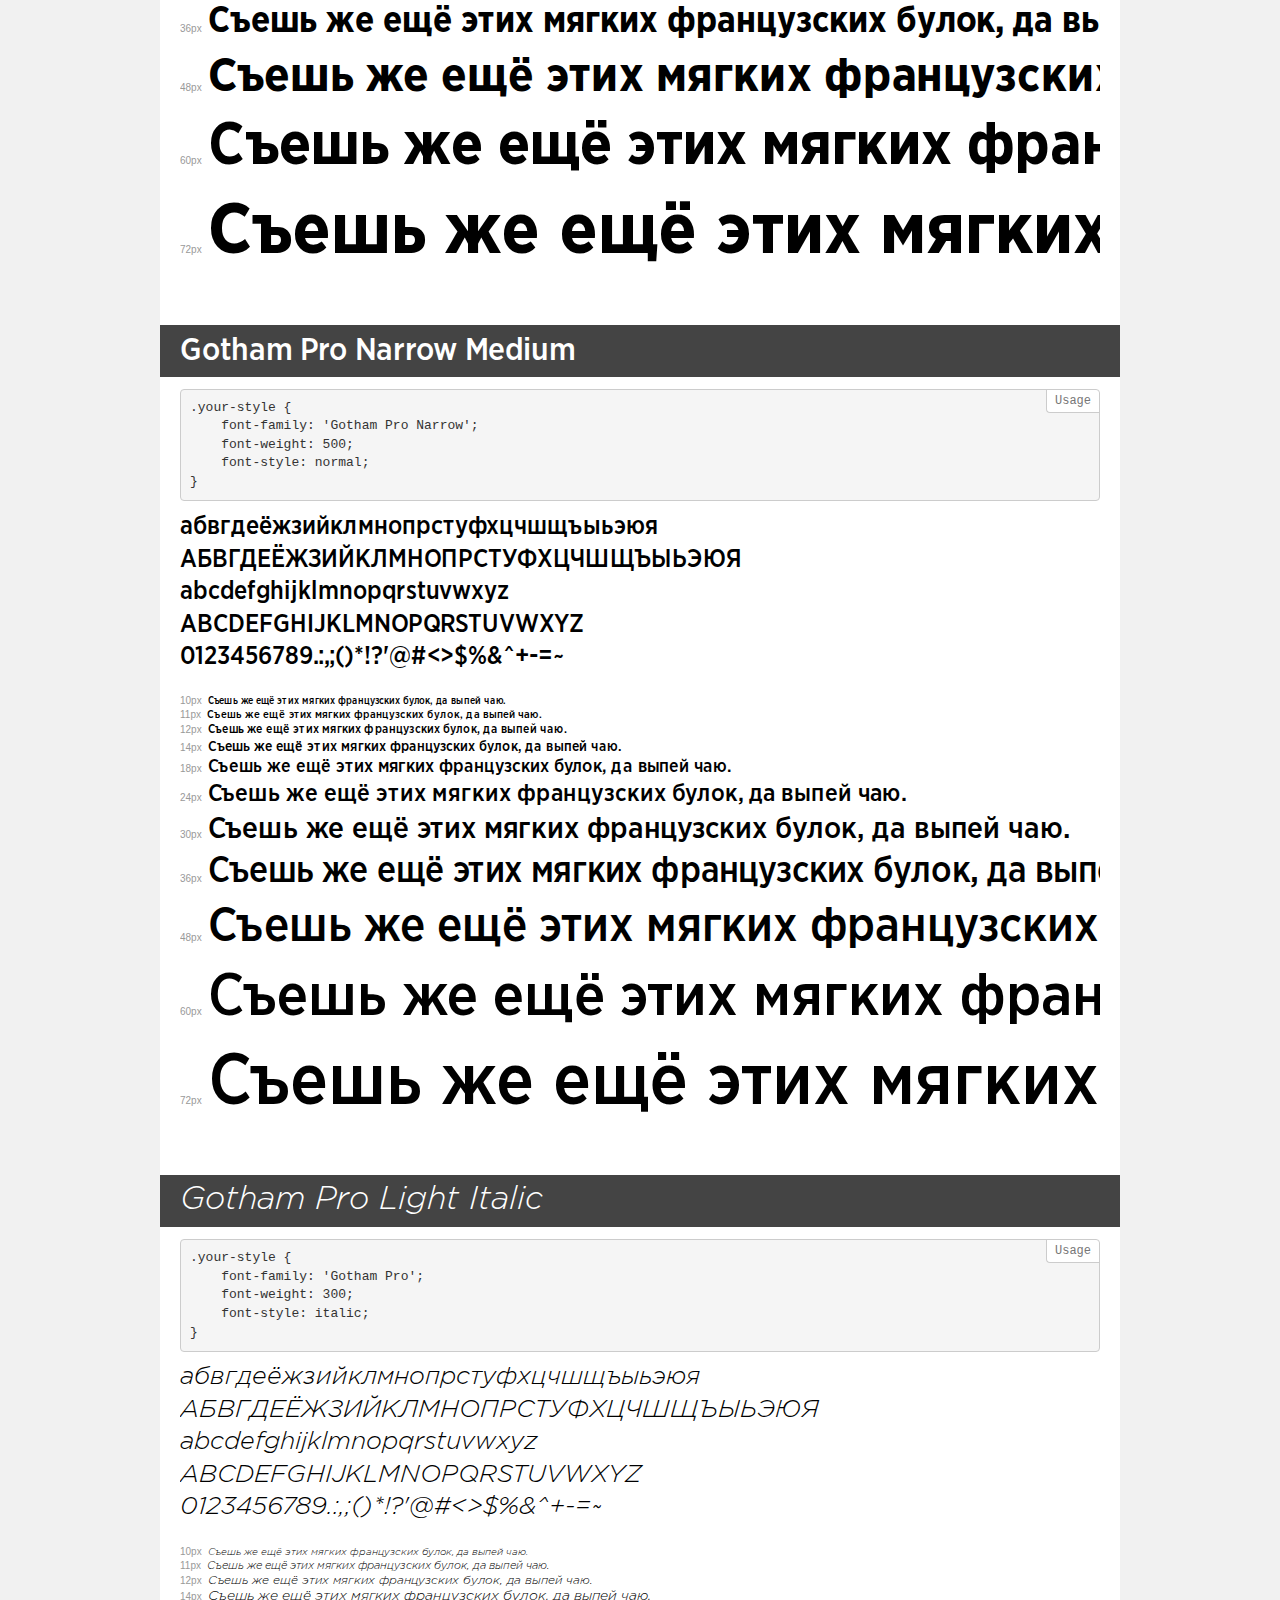
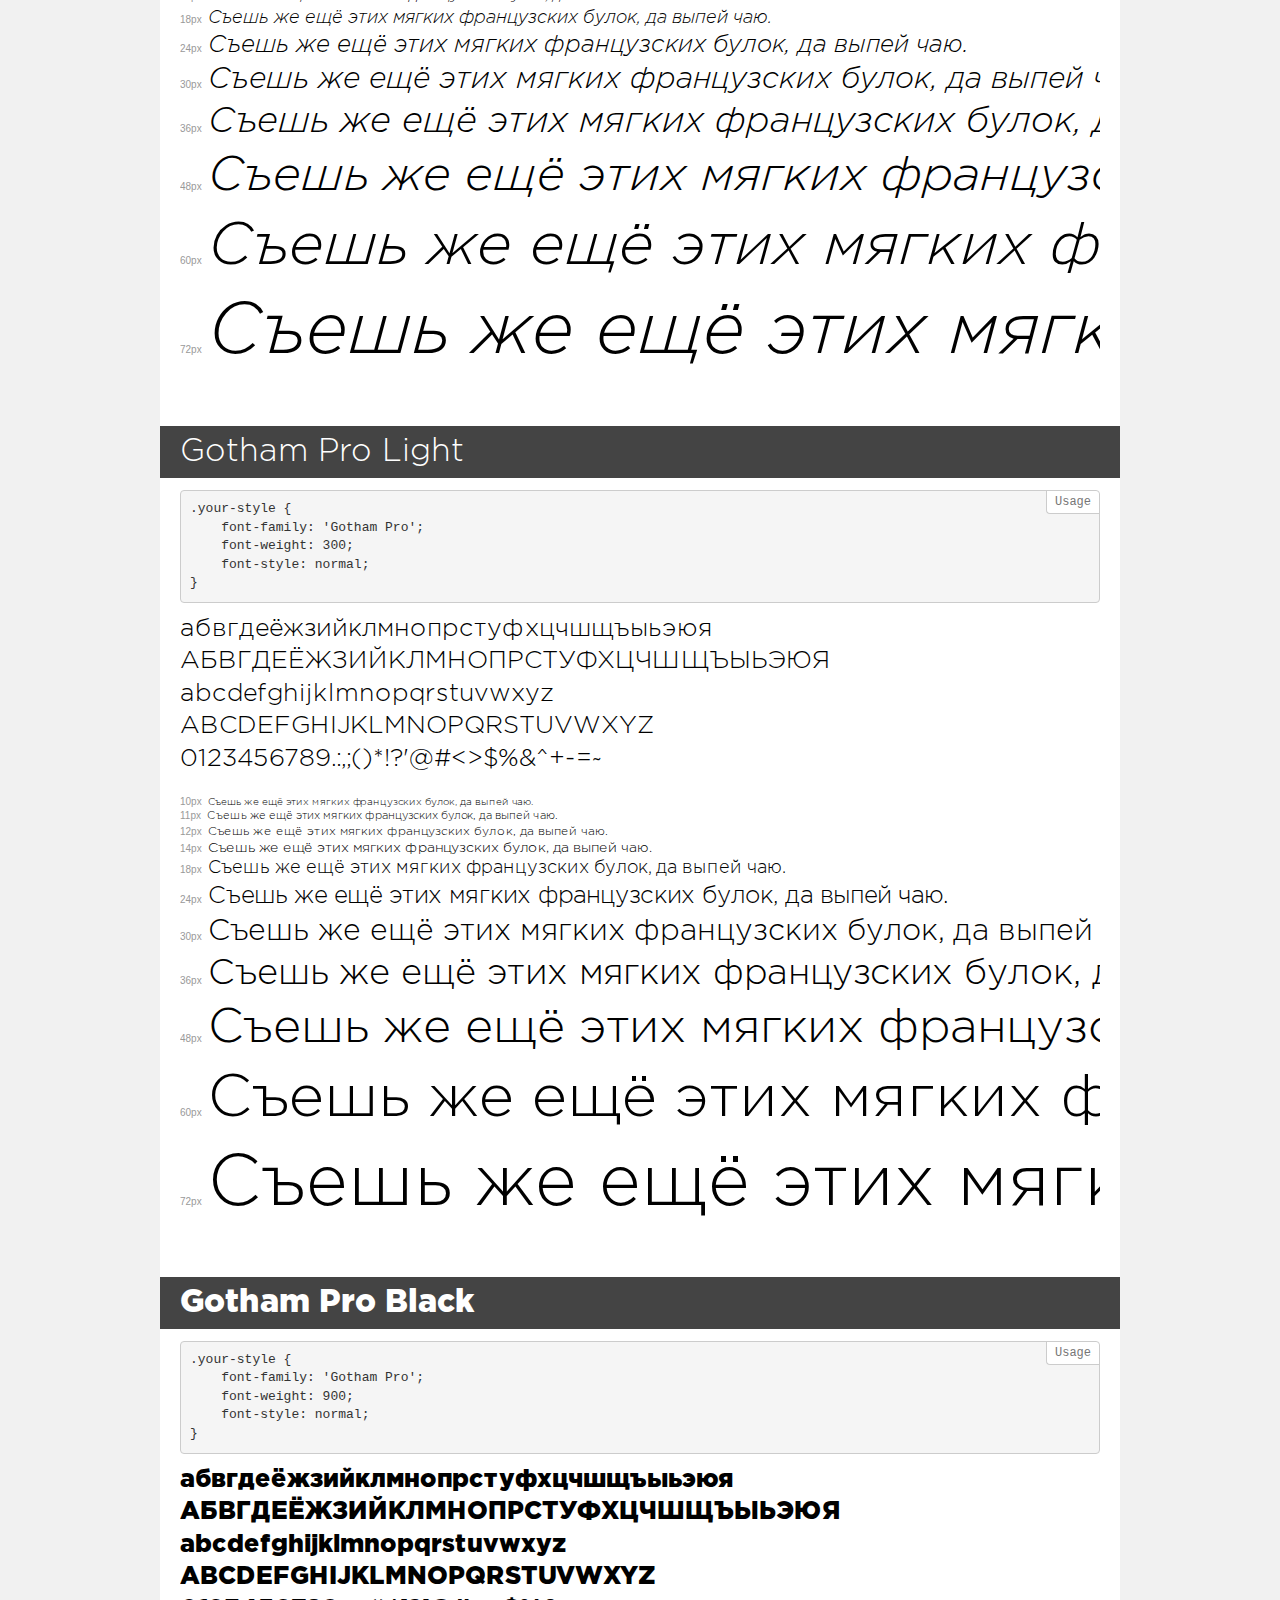
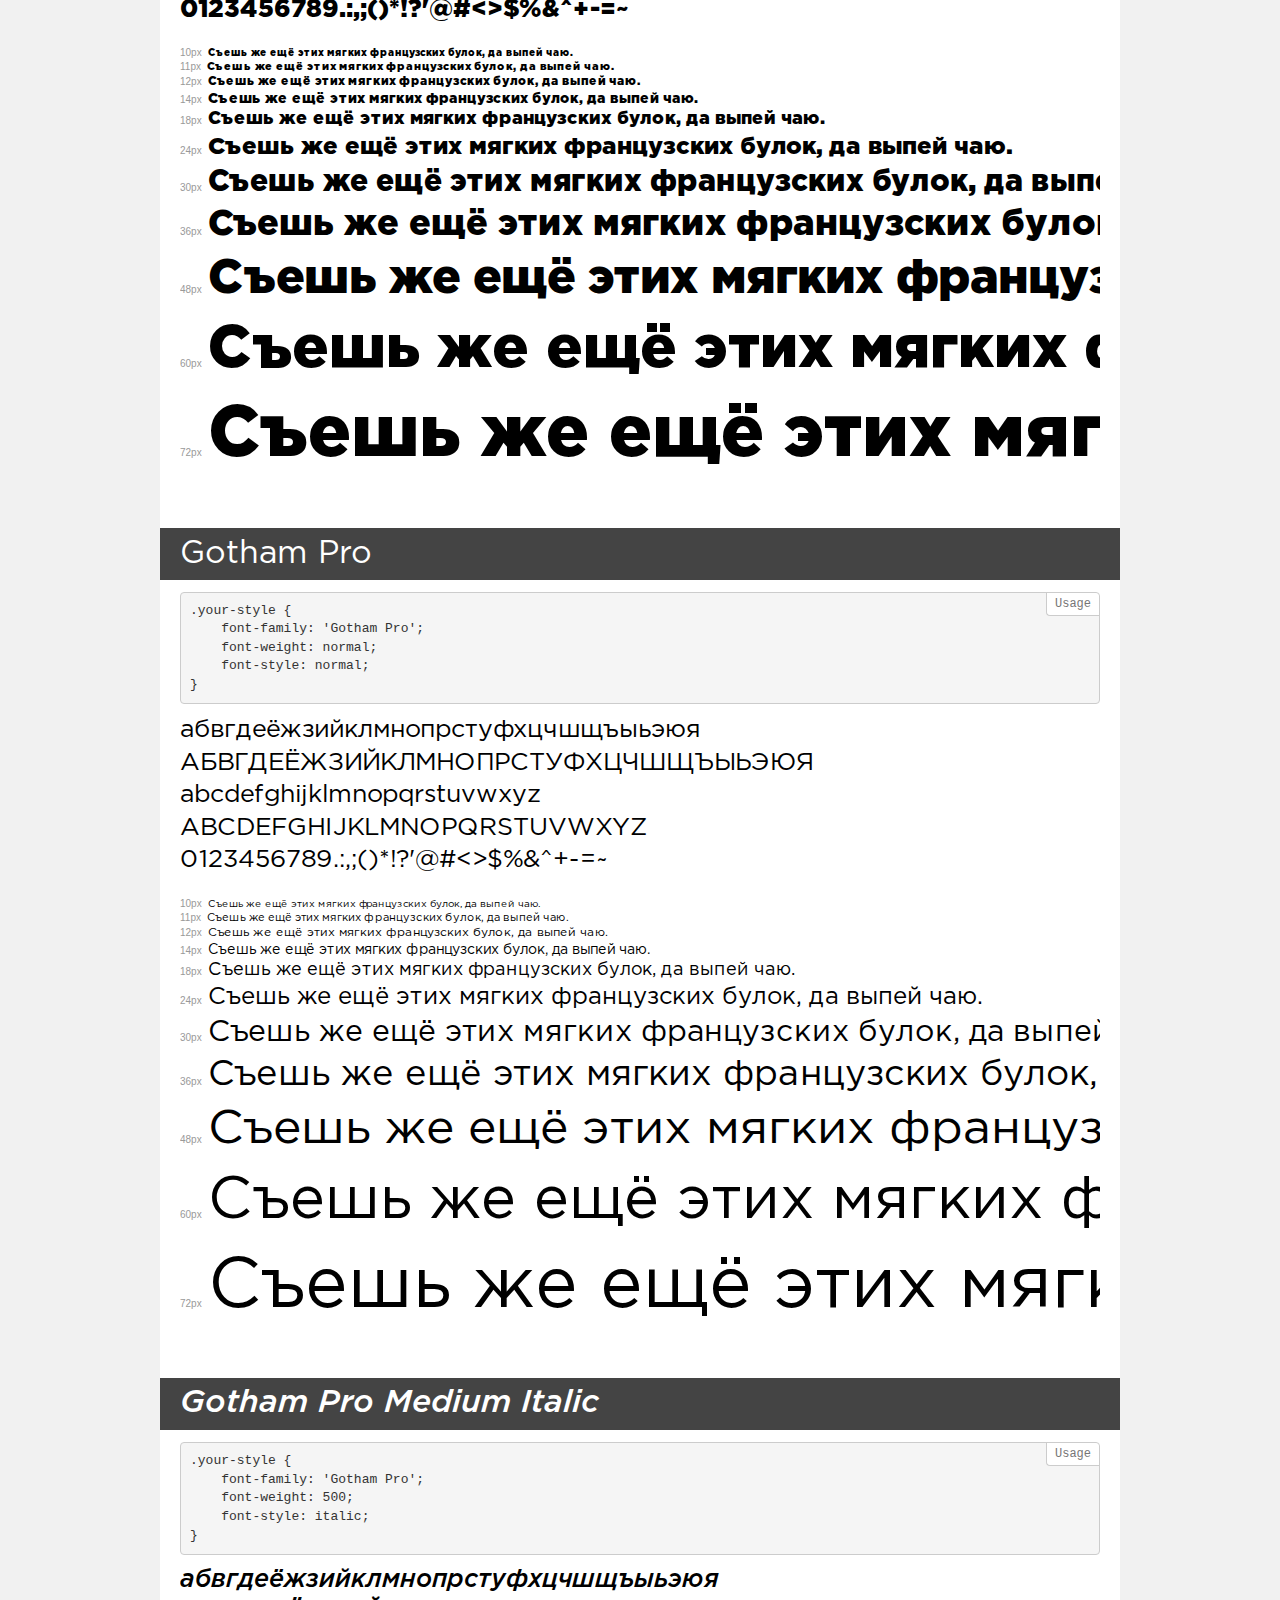
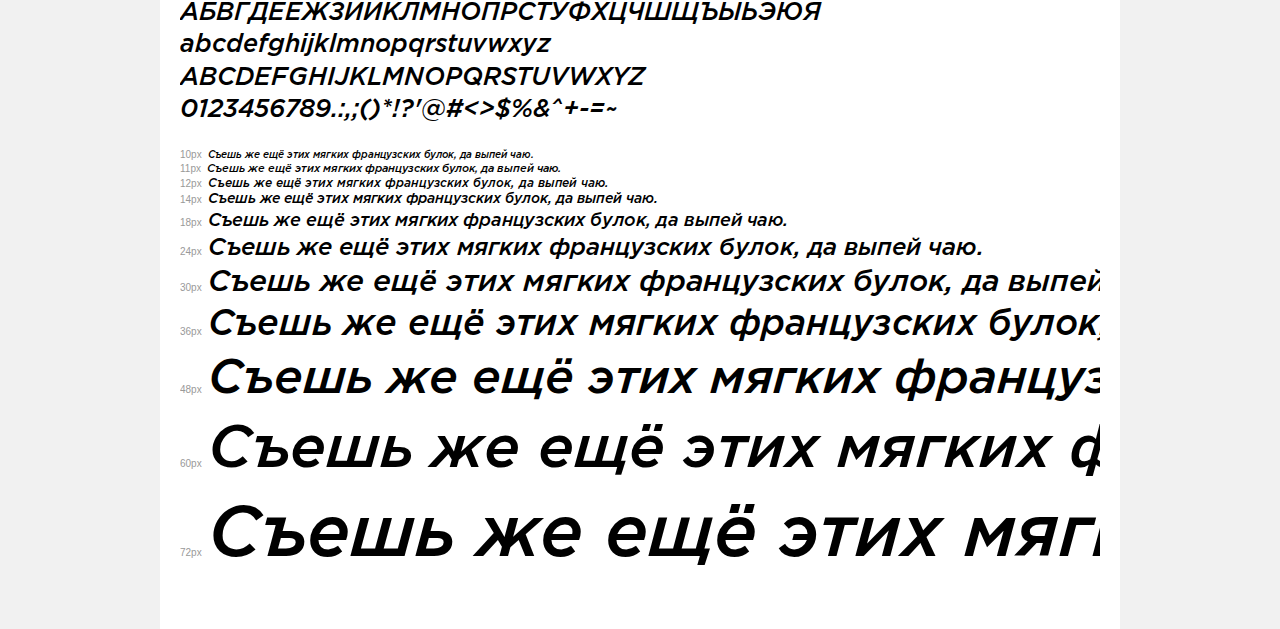
<file: css/fonts/GothamPro/demo.html>
<!DOCTYPE html>
<html>
<head>
	<meta charset="utf-8">
	<meta http-equiv="X-UA-Compatible" content="IE=edge">
	<meta name="viewport" content="width=device-width, initial-scale=1">
	<meta name="robots" content="noindex, noarchive">
	<title>Transfonter demo</title>
	<link href="stylesheet.css" rel="stylesheet">
	<style>
		/*
		http://meyerweb.com/eric/tools/css/reset/
		v2.0 | 20110126
		License: none (public domain)
		*/
		html, body, div, span, applet, object, iframe,
		h1, h2, h3, h4, h5, h6, p, blockquote, pre,
		a, abbr, acronym, address, big, cite, code,
		del, dfn, em, img, ins, kbd, q, s, samp,
		small, strike, strong, sub, sup, tt, var,
		b, u, i, center,
		dl, dt, dd, ol, ul, li,
		fieldset, form, label, legend,
		table, caption, tbody, tfoot, thead, tr, th, td,
		article, aside, canvas, details, embed,
		figure, figcaption, footer, header, hgroup,
		menu, nav, output, ruby, section, summary,
		time, mark, audio, video {
			margin: 0;
			padding: 0;
			border: 0;
			font-size: 100%;
			font: inherit;
			vertical-align: baseline;
		}
		/* HTML5 display-role reset for older browsers */
		article, aside, details, figcaption, figure,
		footer, header, hgroup, menu, nav, section {
			display: block;
		}
		body {
			line-height: 1;
		}
		ol, ul {
			list-style: none;
		}
		blockquote, q {
			quotes: none;
		}
		blockquote:before, blockquote:after,
		q:before, q:after {
			content: '';
			content: none;
		}
		table {
			border-collapse: collapse;
			border-spacing: 0;
		}
		/* common styles */
		body {
			background: #f1f1f1;
			color: #000;
		}
		.page {
			background: #fff;
			width: 920px;
			margin: 0 auto;
			padding: 20px 20px 0 20px;
			overflow: hidden;
		}
		.font-container {
			overflow-x: auto;
			overflow-y: hidden;
			margin-bottom: 40px;
			line-height: 1.3;
			white-space: nowrap;
			padding-bottom: 5px;
		}
		h1 {
			position: relative;
			background: #444;
			font-size: 32px;
			color: #fff;
			padding: 10px 20px;
			margin: 0 -20px 12px -20px;
		}
		.letters {
			font-size: 25px;
			margin-bottom: 20px;
		}
		.s10:before {
			content: '10px';
		}
		.s11:before {
			content: '11px';
		}
		.s12:before {
			content: '12px';
		}
		.s14:before {
			content: '14px';
		}
		.s18:before {
			content: '18px';
		}
		.s24:before {
			content: '24px';
		}
		.s30:before {
			content: '30px';
		}
		.s36:before {
			content: '36px';
		}
		.s48:before {
			content: '48px';
		}
		.s60:before {
			content: '60px';
		}
		.s72:before {
			content: '72px';
		}
		.s10:before, .s11:before, .s12:before, .s14:before,
		.s18:before, .s24:before, .s30:before, .s36:before,
		.s48:before, .s60:before, .s72:before {
			font-family: Arial, sans-serif;
			font-size: 10px;
			font-weight: normal;
			font-style: normal;
			color: #999;
			padding-right: 6px;
		}
		pre {
			display: block;
			position: relative;
			padding: 9px;
			margin: 0 0 10px;
			font-family: Monaco, Menlo, Consolas, "Courier New", monospace !important;
			font-size: 13px;
			line-height: 1.428571429;
			color: #333;
			font-weight: normal !important;
			font-style: normal !important;
			background-color: #f5f5f5;
			border: 1px solid #ccc;
			overflow-x: auto;
			border-radius: 4px;
		}
		pre:after {
			display: block;
			position: absolute;
			right: 0;
			top: 0;
			content: 'Usage';
			line-height: 1;
			padding: 5px 8px;
			font-size: 12px;
			color: #767676;
			background-color: #fff;
			border: 1px solid #ccc;
			border-right: none;
			border-top: none;
			border-radius: 0 4px 0 4px;
			z-index: 10;
		}
		/* responsive */
		@media (max-width: 959px) {
			.page {
				width: auto;
				margin: 0;
			}
		}
	</style>
</head>
<body>
<div class="page">
	<div class="demo" style="font-family: 'Gotham Pro'; font-weight: bold; font-style: italic;">
		<h1>Gotham Pro Bold Italic</h1>
		<pre>.your-style {
    font-family: 'Gotham Pro';
    font-weight: bold;
    font-style: italic;
}</pre>
		<div class="font-container">
			<p class="letters">
				абвгдеёжзийклмнопрстуфхцчшщъыьэюя <br />
				АБВГДЕЁЖЗИЙКЛМНОПРСТУФХЦЧШЩЪЫЬЭЮЯ <br />
				abcdefghijklmnopqrstuvwxyz <br />
				ABCDEFGHIJKLMNOPQRSTUVWXYZ <br />				0123456789.:,;()*!?'@#<>$%&^+-=~
			</p>
			<p class="s10" style="font-size: 10px;">Съешь же ещё этих мягких французских булок, да выпей чаю.</p>
			<p class="s11" style="font-size: 11px;">Съешь же ещё этих мягких французских булок, да выпей чаю.</p>
			<p class="s12" style="font-size: 12px;">Съешь же ещё этих мягких французских булок, да выпей чаю.</p>
			<p class="s14" style="font-size: 14px;">Съешь же ещё этих мягких французских булок, да выпей чаю.</p>
			<p class="s18" style="font-size: 18px;">Съешь же ещё этих мягких французских булок, да выпей чаю.</p>
			<p class="s24" style="font-size: 24px;">Съешь же ещё этих мягких французских булок, да выпей чаю.</p>
			<p class="s30" style="font-size: 30px;">Съешь же ещё этих мягких французских булок, да выпей чаю.</p>
			<p class="s36" style="font-size: 36px;">Съешь же ещё этих мягких французских булок, да выпей чаю.</p>
			<p class="s48" style="font-size: 48px;">Съешь же ещё этих мягких французских булок, да выпей чаю.</p>
			<p class="s60" style="font-size: 60px;">Съешь же ещё этих мягких французских булок, да выпей чаю.</p>
			<p class="s72" style="font-size: 72px;">Съешь же ещё этих мягких французских булок, да выпей чаю.</p>
		</div>
	</div>
	<div class="demo" style="font-family: 'Gotham Pro'; font-weight: normal; font-style: italic;">
		<h1>Gotham Pro Italic</h1>
		<pre>.your-style {
    font-family: 'Gotham Pro';
    font-weight: normal;
    font-style: italic;
}</pre>
		<div class="font-container">
			<p class="letters">
				абвгдеёжзийклмнопрстуфхцчшщъыьэюя <br />
				АБВГДЕЁЖЗИЙКЛМНОПРСТУФХЦЧШЩЪЫЬЭЮЯ <br />
				abcdefghijklmnopqrstuvwxyz <br />
				ABCDEFGHIJKLMNOPQRSTUVWXYZ <br />				0123456789.:,;()*!?'@#<>$%&^+-=~
			</p>
			<p class="s10" style="font-size: 10px;">Съешь же ещё этих мягких французских булок, да выпей чаю.</p>
			<p class="s11" style="font-size: 11px;">Съешь же ещё этих мягких французских булок, да выпей чаю.</p>
			<p class="s12" style="font-size: 12px;">Съешь же ещё этих мягких французских булок, да выпей чаю.</p>
			<p class="s14" style="font-size: 14px;">Съешь же ещё этих мягких французских булок, да выпей чаю.</p>
			<p class="s18" style="font-size: 18px;">Съешь же ещё этих мягких французских булок, да выпей чаю.</p>
			<p class="s24" style="font-size: 24px;">Съешь же ещё этих мягких французских булок, да выпей чаю.</p>
			<p class="s30" style="font-size: 30px;">Съешь же ещё этих мягких французских булок, да выпей чаю.</p>
			<p class="s36" style="font-size: 36px;">Съешь же ещё этих мягких французских булок, да выпей чаю.</p>
			<p class="s48" style="font-size: 48px;">Съешь же ещё этих мягких французских булок, да выпей чаю.</p>
			<p class="s60" style="font-size: 60px;">Съешь же ещё этих мягких французских булок, да выпей чаю.</p>
			<p class="s72" style="font-size: 72px;">Съешь же ещё этих мягких французских булок, да выпей чаю.</p>
		</div>
	</div>
	<div class="demo" style="font-family: 'Gotham Pro'; font-weight: 500; font-style: normal;">
		<h1>Gotham Pro Medium</h1>
		<pre>.your-style {
    font-family: 'Gotham Pro';
    font-weight: 500;
    font-style: normal;
}</pre>
		<div class="font-container">
			<p class="letters">
				абвгдеёжзийклмнопрстуфхцчшщъыьэюя <br />
				АБВГДЕЁЖЗИЙКЛМНОПРСТУФХЦЧШЩЪЫЬЭЮЯ <br />
				abcdefghijklmnopqrstuvwxyz <br />
				ABCDEFGHIJKLMNOPQRSTUVWXYZ <br />				0123456789.:,;()*!?'@#<>$%&^+-=~
			</p>
			<p class="s10" style="font-size: 10px;">Съешь же ещё этих мягких французских булок, да выпей чаю.</p>
			<p class="s11" style="font-size: 11px;">Съешь же ещё этих мягких французских булок, да выпей чаю.</p>
			<p class="s12" style="font-size: 12px;">Съешь же ещё этих мягких французских булок, да выпей чаю.</p>
			<p class="s14" style="font-size: 14px;">Съешь же ещё этих мягких французских булок, да выпей чаю.</p>
			<p class="s18" style="font-size: 18px;">Съешь же ещё этих мягких французских булок, да выпей чаю.</p>
			<p class="s24" style="font-size: 24px;">Съешь же ещё этих мягких французских булок, да выпей чаю.</p>
			<p class="s30" style="font-size: 30px;">Съешь же ещё этих мягких французских булок, да выпей чаю.</p>
			<p class="s36" style="font-size: 36px;">Съешь же ещё этих мягких французских булок, да выпей чаю.</p>
			<p class="s48" style="font-size: 48px;">Съешь же ещё этих мягких французских булок, да выпей чаю.</p>
			<p class="s60" style="font-size: 60px;">Съешь же ещё этих мягких французских булок, да выпей чаю.</p>
			<p class="s72" style="font-size: 72px;">Съешь же ещё этих мягких французских булок, да выпей чаю.</p>
		</div>
	</div>
	<div class="demo" style="font-family: 'Gotham Pro'; font-weight: 900; font-style: italic;">
		<h1>Gotham Pro Black Italic</h1>
		<pre>.your-style {
    font-family: 'Gotham Pro';
    font-weight: 900;
    font-style: italic;
}</pre>
		<div class="font-container">
			<p class="letters">
				абвгдеёжзийклмнопрстуфхцчшщъыьэюя <br />
				АБВГДЕЁЖЗИЙКЛМНОПРСТУФХЦЧШЩЪЫЬЭЮЯ <br />
				abcdefghijklmnopqrstuvwxyz <br />
				ABCDEFGHIJKLMNOPQRSTUVWXYZ <br />				0123456789.:,;()*!?'@#<>$%&^+-=~
			</p>
			<p class="s10" style="font-size: 10px;">Съешь же ещё этих мягких французских булок, да выпей чаю.</p>
			<p class="s11" style="font-size: 11px;">Съешь же ещё этих мягких французских булок, да выпей чаю.</p>
			<p class="s12" style="font-size: 12px;">Съешь же ещё этих мягких французских булок, да выпей чаю.</p>
			<p class="s14" style="font-size: 14px;">Съешь же ещё этих мягких французских булок, да выпей чаю.</p>
			<p class="s18" style="font-size: 18px;">Съешь же ещё этих мягких французских булок, да выпей чаю.</p>
			<p class="s24" style="font-size: 24px;">Съешь же ещё этих мягких французских булок, да выпей чаю.</p>
			<p class="s30" style="font-size: 30px;">Съешь же ещё этих мягких французских булок, да выпей чаю.</p>
			<p class="s36" style="font-size: 36px;">Съешь же ещё этих мягких французских булок, да выпей чаю.</p>
			<p class="s48" style="font-size: 48px;">Съешь же ещё этих мягких французских булок, да выпей чаю.</p>
			<p class="s60" style="font-size: 60px;">Съешь же ещё этих мягких французских булок, да выпей чаю.</p>
			<p class="s72" style="font-size: 72px;">Съешь же ещё этих мягких французских булок, да выпей чаю.</p>
		</div>
	</div>
	<div class="demo" style="font-family: 'Gotham Pro'; font-weight: bold; font-style: normal;">
		<h1>Gotham Pro Bold</h1>
		<pre>.your-style {
    font-family: 'Gotham Pro';
    font-weight: bold;
    font-style: normal;
}</pre>
		<div class="font-container">
			<p class="letters">
				абвгдеёжзийклмнопрстуфхцчшщъыьэюя <br />
				АБВГДЕЁЖЗИЙКЛМНОПРСТУФХЦЧШЩЪЫЬЭЮЯ <br />
				abcdefghijklmnopqrstuvwxyz <br />
				ABCDEFGHIJKLMNOPQRSTUVWXYZ <br />				0123456789.:,;()*!?'@#<>$%&^+-=~
			</p>
			<p class="s10" style="font-size: 10px;">Съешь же ещё этих мягких французских булок, да выпей чаю.</p>
			<p class="s11" style="font-size: 11px;">Съешь же ещё этих мягких французских булок, да выпей чаю.</p>
			<p class="s12" style="font-size: 12px;">Съешь же ещё этих мягких французских булок, да выпей чаю.</p>
			<p class="s14" style="font-size: 14px;">Съешь же ещё этих мягких французских булок, да выпей чаю.</p>
			<p class="s18" style="font-size: 18px;">Съешь же ещё этих мягких французских булок, да выпей чаю.</p>
			<p class="s24" style="font-size: 24px;">Съешь же ещё этих мягких французских булок, да выпей чаю.</p>
			<p class="s30" style="font-size: 30px;">Съешь же ещё этих мягких французских булок, да выпей чаю.</p>
			<p class="s36" style="font-size: 36px;">Съешь же ещё этих мягких французских булок, да выпей чаю.</p>
			<p class="s48" style="font-size: 48px;">Съешь же ещё этих мягких французских булок, да выпей чаю.</p>
			<p class="s60" style="font-size: 60px;">Съешь же ещё этих мягких французских булок, да выпей чаю.</p>
			<p class="s72" style="font-size: 72px;">Съешь же ещё этих мягких французских булок, да выпей чаю.</p>
		</div>
	</div>
	<div class="demo" style="font-family: 'Gotham Pro Narrow'; font-weight: bold; font-style: normal;">
		<h1>Gotham Pro Narrow Bold</h1>
		<pre>.your-style {
    font-family: 'Gotham Pro Narrow';
    font-weight: bold;
    font-style: normal;
}</pre>
		<div class="font-container">
			<p class="letters">
				абвгдеёжзийклмнопрстуфхцчшщъыьэюя <br />
				АБВГДЕЁЖЗИЙКЛМНОПРСТУФХЦЧШЩЪЫЬЭЮЯ <br />
				abcdefghijklmnopqrstuvwxyz <br />
				ABCDEFGHIJKLMNOPQRSTUVWXYZ <br />				0123456789.:,;()*!?'@#<>$%&^+-=~
			</p>
			<p class="s10" style="font-size: 10px;">Съешь же ещё этих мягких французских булок, да выпей чаю.</p>
			<p class="s11" style="font-size: 11px;">Съешь же ещё этих мягких французских булок, да выпей чаю.</p>
			<p class="s12" style="font-size: 12px;">Съешь же ещё этих мягких французских булок, да выпей чаю.</p>
			<p class="s14" style="font-size: 14px;">Съешь же ещё этих мягких французских булок, да выпей чаю.</p>
			<p class="s18" style="font-size: 18px;">Съешь же ещё этих мягких французских булок, да выпей чаю.</p>
			<p class="s24" style="font-size: 24px;">Съешь же ещё этих мягких французских булок, да выпей чаю.</p>
			<p class="s30" style="font-size: 30px;">Съешь же ещё этих мягких французских булок, да выпей чаю.</p>
			<p class="s36" style="font-size: 36px;">Съешь же ещё этих мягких французских булок, да выпей чаю.</p>
			<p class="s48" style="font-size: 48px;">Съешь же ещё этих мягких французских булок, да выпей чаю.</p>
			<p class="s60" style="font-size: 60px;">Съешь же ещё этих мягких французских булок, да выпей чаю.</p>
			<p class="s72" style="font-size: 72px;">Съешь же ещё этих мягких французских булок, да выпей чаю.</p>
		</div>
	</div>
	<div class="demo" style="font-family: 'Gotham Pro Narrow'; font-weight: 500; font-style: normal;">
		<h1>Gotham Pro Narrow Medium</h1>
		<pre>.your-style {
    font-family: 'Gotham Pro Narrow';
    font-weight: 500;
    font-style: normal;
}</pre>
		<div class="font-container">
			<p class="letters">
				абвгдеёжзийклмнопрстуфхцчшщъыьэюя <br />
				АБВГДЕЁЖЗИЙКЛМНОПРСТУФХЦЧШЩЪЫЬЭЮЯ <br />
				abcdefghijklmnopqrstuvwxyz <br />
				ABCDEFGHIJKLMNOPQRSTUVWXYZ <br />				0123456789.:,;()*!?'@#<>$%&^+-=~
			</p>
			<p class="s10" style="font-size: 10px;">Съешь же ещё этих мягких французских булок, да выпей чаю.</p>
			<p class="s11" style="font-size: 11px;">Съешь же ещё этих мягких французских булок, да выпей чаю.</p>
			<p class="s12" style="font-size: 12px;">Съешь же ещё этих мягких французских булок, да выпей чаю.</p>
			<p class="s14" style="font-size: 14px;">Съешь же ещё этих мягких французских булок, да выпей чаю.</p>
			<p class="s18" style="font-size: 18px;">Съешь же ещё этих мягких французских булок, да выпей чаю.</p>
			<p class="s24" style="font-size: 24px;">Съешь же ещё этих мягких французских булок, да выпей чаю.</p>
			<p class="s30" style="font-size: 30px;">Съешь же ещё этих мягких французских булок, да выпей чаю.</p>
			<p class="s36" style="font-size: 36px;">Съешь же ещё этих мягких французских булок, да выпей чаю.</p>
			<p class="s48" style="font-size: 48px;">Съешь же ещё этих мягких французских булок, да выпей чаю.</p>
			<p class="s60" style="font-size: 60px;">Съешь же ещё этих мягких французских булок, да выпей чаю.</p>
			<p class="s72" style="font-size: 72px;">Съешь же ещё этих мягких французских булок, да выпей чаю.</p>
		</div>
	</div>
	<div class="demo" style="font-family: 'Gotham Pro'; font-weight: 300; font-style: italic;">
		<h1>Gotham Pro Light Italic</h1>
		<pre>.your-style {
    font-family: 'Gotham Pro';
    font-weight: 300;
    font-style: italic;
}</pre>
		<div class="font-container">
			<p class="letters">
				абвгдеёжзийклмнопрстуфхцчшщъыьэюя <br />
				АБВГДЕЁЖЗИЙКЛМНОПРСТУФХЦЧШЩЪЫЬЭЮЯ <br />
				abcdefghijklmnopqrstuvwxyz <br />
				ABCDEFGHIJKLMNOPQRSTUVWXYZ <br />				0123456789.:,;()*!?'@#<>$%&^+-=~
			</p>
			<p class="s10" style="font-size: 10px;">Съешь же ещё этих мягких французских булок, да выпей чаю.</p>
			<p class="s11" style="font-size: 11px;">Съешь же ещё этих мягких французских булок, да выпей чаю.</p>
			<p class="s12" style="font-size: 12px;">Съешь же ещё этих мягких французских булок, да выпей чаю.</p>
			<p class="s14" style="font-size: 14px;">Съешь же ещё этих мягких французских булок, да выпей чаю.</p>
			<p class="s18" style="font-size: 18px;">Съешь же ещё этих мягких французских булок, да выпей чаю.</p>
			<p class="s24" style="font-size: 24px;">Съешь же ещё этих мягких французских булок, да выпей чаю.</p>
			<p class="s30" style="font-size: 30px;">Съешь же ещё этих мягких французских булок, да выпей чаю.</p>
			<p class="s36" style="font-size: 36px;">Съешь же ещё этих мягких французских булок, да выпей чаю.</p>
			<p class="s48" style="font-size: 48px;">Съешь же ещё этих мягких французских булок, да выпей чаю.</p>
			<p class="s60" style="font-size: 60px;">Съешь же ещё этих мягких французских булок, да выпей чаю.</p>
			<p class="s72" style="font-size: 72px;">Съешь же ещё этих мягких французских булок, да выпей чаю.</p>
		</div>
	</div>
	<div class="demo" style="font-family: 'Gotham Pro'; font-weight: 300; font-style: normal;">
		<h1>Gotham Pro Light</h1>
		<pre>.your-style {
    font-family: 'Gotham Pro';
    font-weight: 300;
    font-style: normal;
}</pre>
		<div class="font-container">
			<p class="letters">
				абвгдеёжзийклмнопрстуфхцчшщъыьэюя <br />
				АБВГДЕЁЖЗИЙКЛМНОПРСТУФХЦЧШЩЪЫЬЭЮЯ <br />
				abcdefghijklmnopqrstuvwxyz <br />
				ABCDEFGHIJKLMNOPQRSTUVWXYZ <br />				0123456789.:,;()*!?'@#<>$%&^+-=~
			</p>
			<p class="s10" style="font-size: 10px;">Съешь же ещё этих мягких французских булок, да выпей чаю.</p>
			<p class="s11" style="font-size: 11px;">Съешь же ещё этих мягких французских булок, да выпей чаю.</p>
			<p class="s12" style="font-size: 12px;">Съешь же ещё этих мягких французских булок, да выпей чаю.</p>
			<p class="s14" style="font-size: 14px;">Съешь же ещё этих мягких французских булок, да выпей чаю.</p>
			<p class="s18" style="font-size: 18px;">Съешь же ещё этих мягких французских булок, да выпей чаю.</p>
			<p class="s24" style="font-size: 24px;">Съешь же ещё этих мягких французских булок, да выпей чаю.</p>
			<p class="s30" style="font-size: 30px;">Съешь же ещё этих мягких французских булок, да выпей чаю.</p>
			<p class="s36" style="font-size: 36px;">Съешь же ещё этих мягких французских булок, да выпей чаю.</p>
			<p class="s48" style="font-size: 48px;">Съешь же ещё этих мягких французских булок, да выпей чаю.</p>
			<p class="s60" style="font-size: 60px;">Съешь же ещё этих мягких французских булок, да выпей чаю.</p>
			<p class="s72" style="font-size: 72px;">Съешь же ещё этих мягких французских булок, да выпей чаю.</p>
		</div>
	</div>
	<div class="demo" style="font-family: 'Gotham Pro'; font-weight: 900; font-style: normal;">
		<h1>Gotham Pro Black</h1>
		<pre>.your-style {
    font-family: 'Gotham Pro';
    font-weight: 900;
    font-style: normal;
}</pre>
		<div class="font-container">
			<p class="letters">
				абвгдеёжзийклмнопрстуфхцчшщъыьэюя <br />
				АБВГДЕЁЖЗИЙКЛМНОПРСТУФХЦЧШЩЪЫЬЭЮЯ <br />
				abcdefghijklmnopqrstuvwxyz <br />
				ABCDEFGHIJKLMNOPQRSTUVWXYZ <br />				0123456789.:,;()*!?'@#<>$%&^+-=~
			</p>
			<p class="s10" style="font-size: 10px;">Съешь же ещё этих мягких французских булок, да выпей чаю.</p>
			<p class="s11" style="font-size: 11px;">Съешь же ещё этих мягких французских булок, да выпей чаю.</p>
			<p class="s12" style="font-size: 12px;">Съешь же ещё этих мягких французских булок, да выпей чаю.</p>
			<p class="s14" style="font-size: 14px;">Съешь же ещё этих мягких французских булок, да выпей чаю.</p>
			<p class="s18" style="font-size: 18px;">Съешь же ещё этих мягких французских булок, да выпей чаю.</p>
			<p class="s24" style="font-size: 24px;">Съешь же ещё этих мягких французских булок, да выпей чаю.</p>
			<p class="s30" style="font-size: 30px;">Съешь же ещё этих мягких французских булок, да выпей чаю.</p>
			<p class="s36" style="font-size: 36px;">Съешь же ещё этих мягких французских булок, да выпей чаю.</p>
			<p class="s48" style="font-size: 48px;">Съешь же ещё этих мягких французских булок, да выпей чаю.</p>
			<p class="s60" style="font-size: 60px;">Съешь же ещё этих мягких французских булок, да выпей чаю.</p>
			<p class="s72" style="font-size: 72px;">Съешь же ещё этих мягких французских булок, да выпей чаю.</p>
		</div>
	</div>
	<div class="demo" style="font-family: 'Gotham Pro'; font-weight: normal; font-style: normal;">
		<h1>Gotham Pro</h1>
		<pre>.your-style {
    font-family: 'Gotham Pro';
    font-weight: normal;
    font-style: normal;
}</pre>
		<div class="font-container">
			<p class="letters">
				абвгдеёжзийклмнопрстуфхцчшщъыьэюя <br />
				АБВГДЕЁЖЗИЙКЛМНОПРСТУФХЦЧШЩЪЫЬЭЮЯ <br />
				abcdefghijklmnopqrstuvwxyz <br />
				ABCDEFGHIJKLMNOPQRSTUVWXYZ <br />				0123456789.:,;()*!?'@#<>$%&^+-=~
			</p>
			<p class="s10" style="font-size: 10px;">Съешь же ещё этих мягких французских булок, да выпей чаю.</p>
			<p class="s11" style="font-size: 11px;">Съешь же ещё этих мягких французских булок, да выпей чаю.</p>
			<p class="s12" style="font-size: 12px;">Съешь же ещё этих мягких французских булок, да выпей чаю.</p>
			<p class="s14" style="font-size: 14px;">Съешь же ещё этих мягких французских булок, да выпей чаю.</p>
			<p class="s18" style="font-size: 18px;">Съешь же ещё этих мягких французских булок, да выпей чаю.</p>
			<p class="s24" style="font-size: 24px;">Съешь же ещё этих мягких французских булок, да выпей чаю.</p>
			<p class="s30" style="font-size: 30px;">Съешь же ещё этих мягких французских булок, да выпей чаю.</p>
			<p class="s36" style="font-size: 36px;">Съешь же ещё этих мягких французских булок, да выпей чаю.</p>
			<p class="s48" style="font-size: 48px;">Съешь же ещё этих мягких французских булок, да выпей чаю.</p>
			<p class="s60" style="font-size: 60px;">Съешь же ещё этих мягких французских булок, да выпей чаю.</p>
			<p class="s72" style="font-size: 72px;">Съешь же ещё этих мягких французских булок, да выпей чаю.</p>
		</div>
	</div>
	<div class="demo" style="font-family: 'Gotham Pro'; font-weight: 500; font-style: italic;">
		<h1>Gotham Pro Medium Italic</h1>
		<pre>.your-style {
    font-family: 'Gotham Pro';
    font-weight: 500;
    font-style: italic;
}</pre>
		<div class="font-container">
			<p class="letters">
				абвгдеёжзийклмнопрстуфхцчшщъыьэюя <br />
				АБВГДЕЁЖЗИЙКЛМНОПРСТУФХЦЧШЩЪЫЬЭЮЯ <br />
				abcdefghijklmnopqrstuvwxyz <br />
				ABCDEFGHIJKLMNOPQRSTUVWXYZ <br />				0123456789.:,;()*!?'@#<>$%&^+-=~
			</p>
			<p class="s10" style="font-size: 10px;">Съешь же ещё этих мягких французских булок, да выпей чаю.</p>
			<p class="s11" style="font-size: 11px;">Съешь же ещё этих мягких французских булок, да выпей чаю.</p>
			<p class="s12" style="font-size: 12px;">Съешь же ещё этих мягких французских булок, да выпей чаю.</p>
			<p class="s14" style="font-size: 14px;">Съешь же ещё этих мягких французских булок, да выпей чаю.</p>
			<p class="s18" style="font-size: 18px;">Съешь же ещё этих мягких французских булок, да выпей чаю.</p>
			<p class="s24" style="font-size: 24px;">Съешь же ещё этих мягких французских булок, да выпей чаю.</p>
			<p class="s30" style="font-size: 30px;">Съешь же ещё этих мягких французских булок, да выпей чаю.</p>
			<p class="s36" style="font-size: 36px;">Съешь же ещё этих мягких французских булок, да выпей чаю.</p>
			<p class="s48" style="font-size: 48px;">Съешь же ещё этих мягких французских булок, да выпей чаю.</p>
			<p class="s60" style="font-size: 60px;">Съешь же ещё этих мягких французских булок, да выпей чаю.</p>
			<p class="s72" style="font-size: 72px;">Съешь же ещё этих мягких французских булок, да выпей чаю.</p>
		</div>
	</div>
</div>
</body>
</html>
</file>
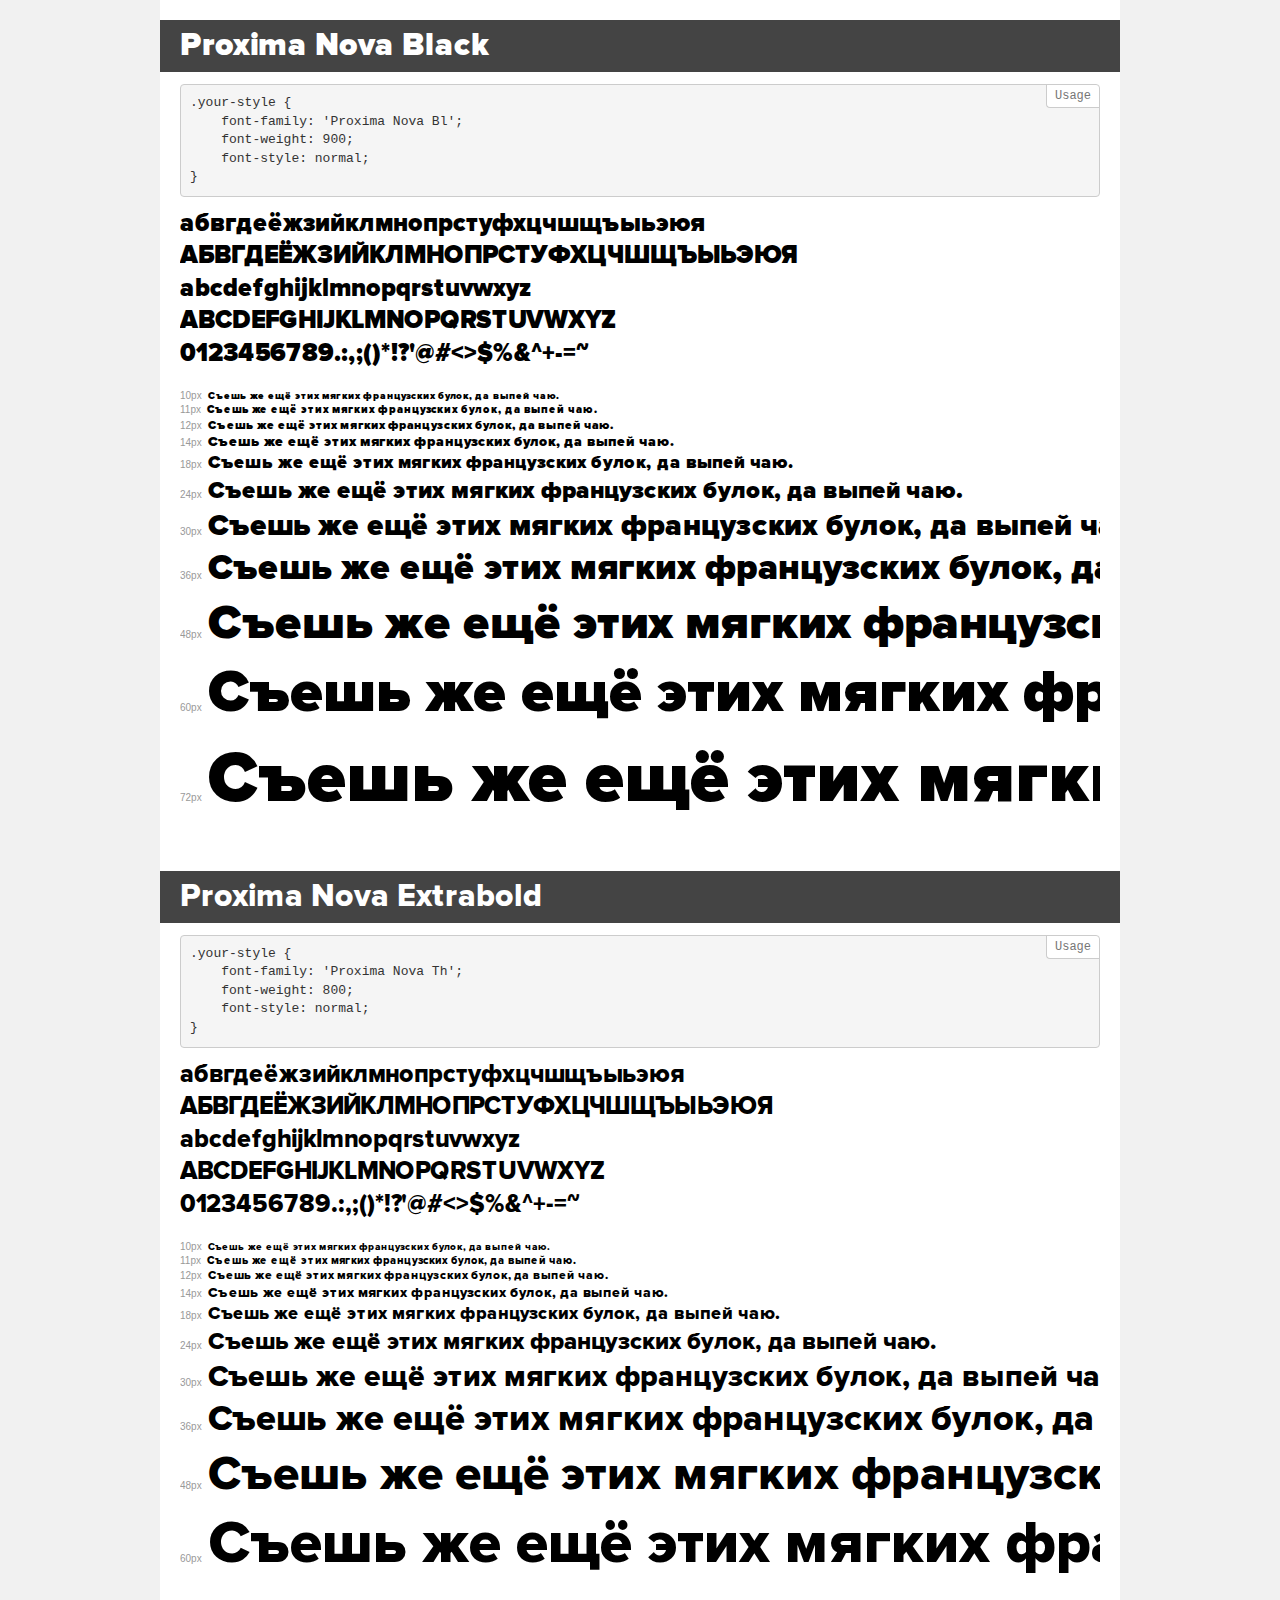
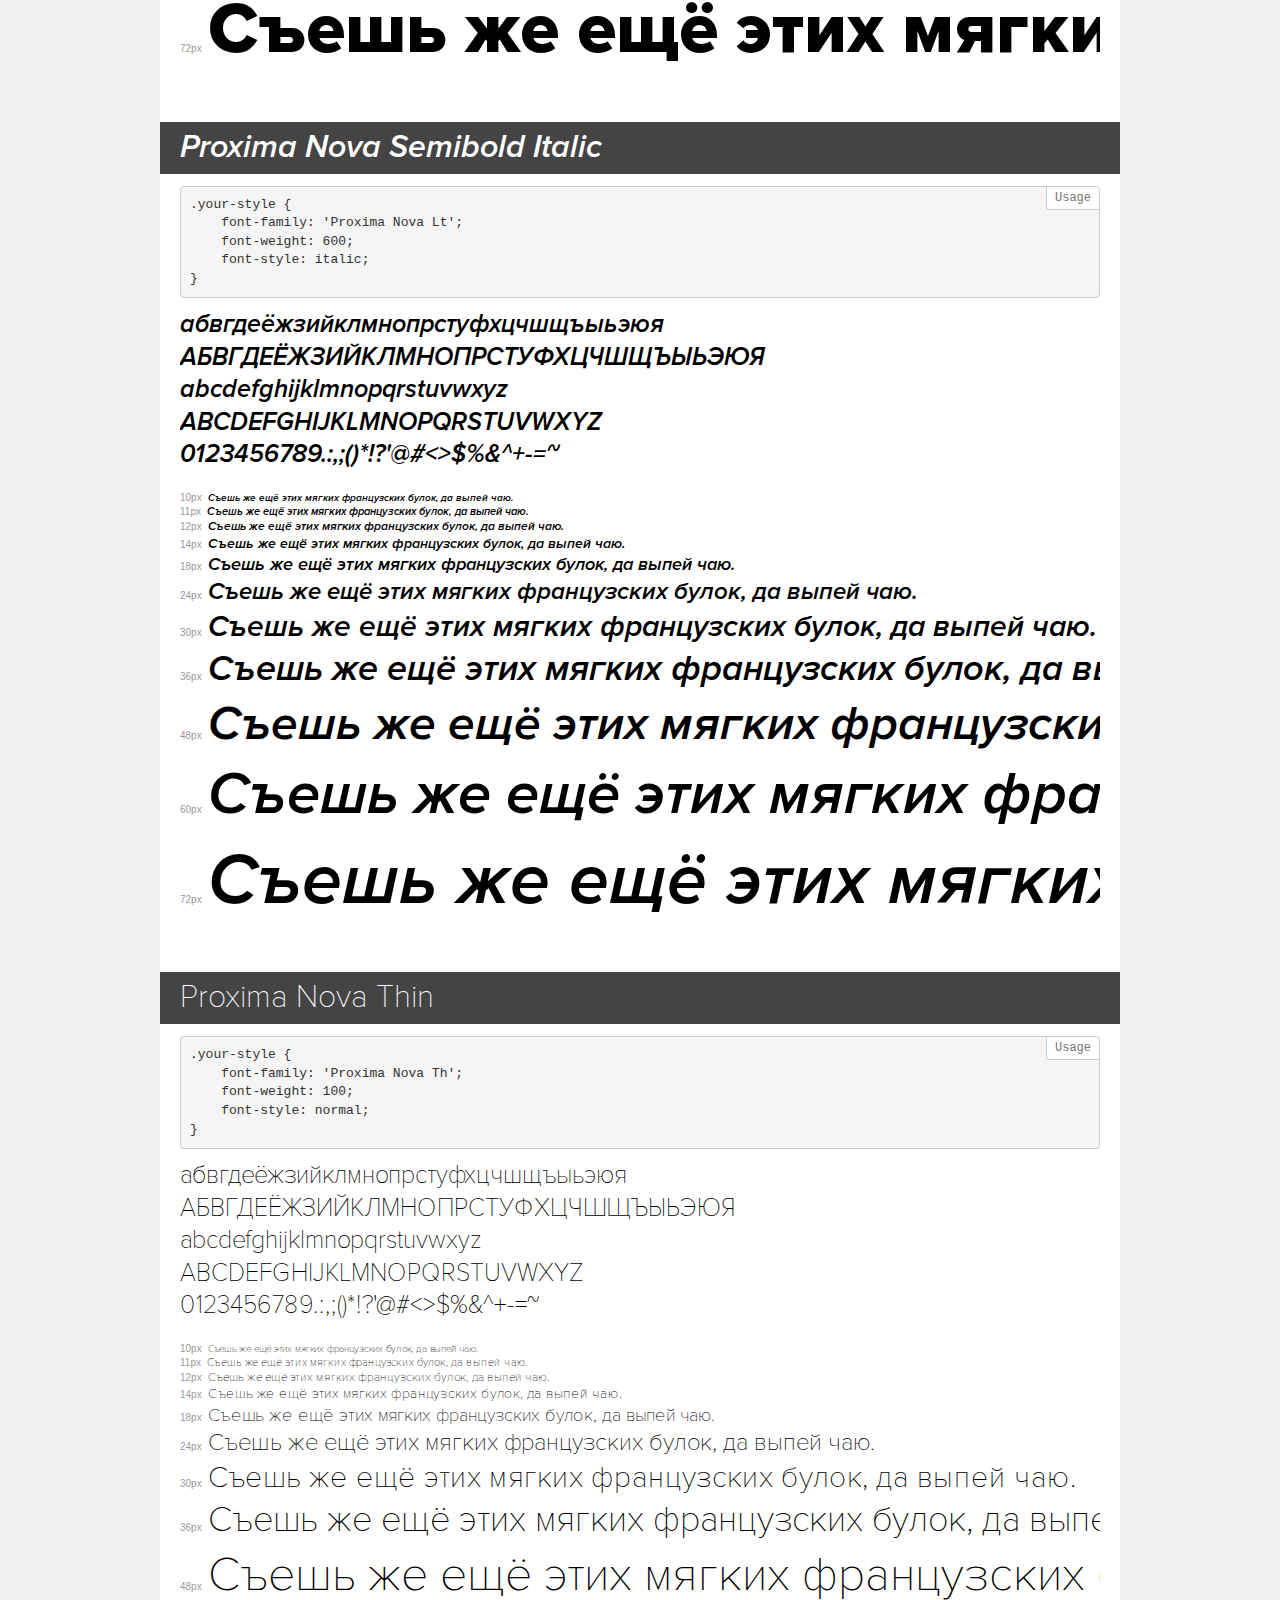
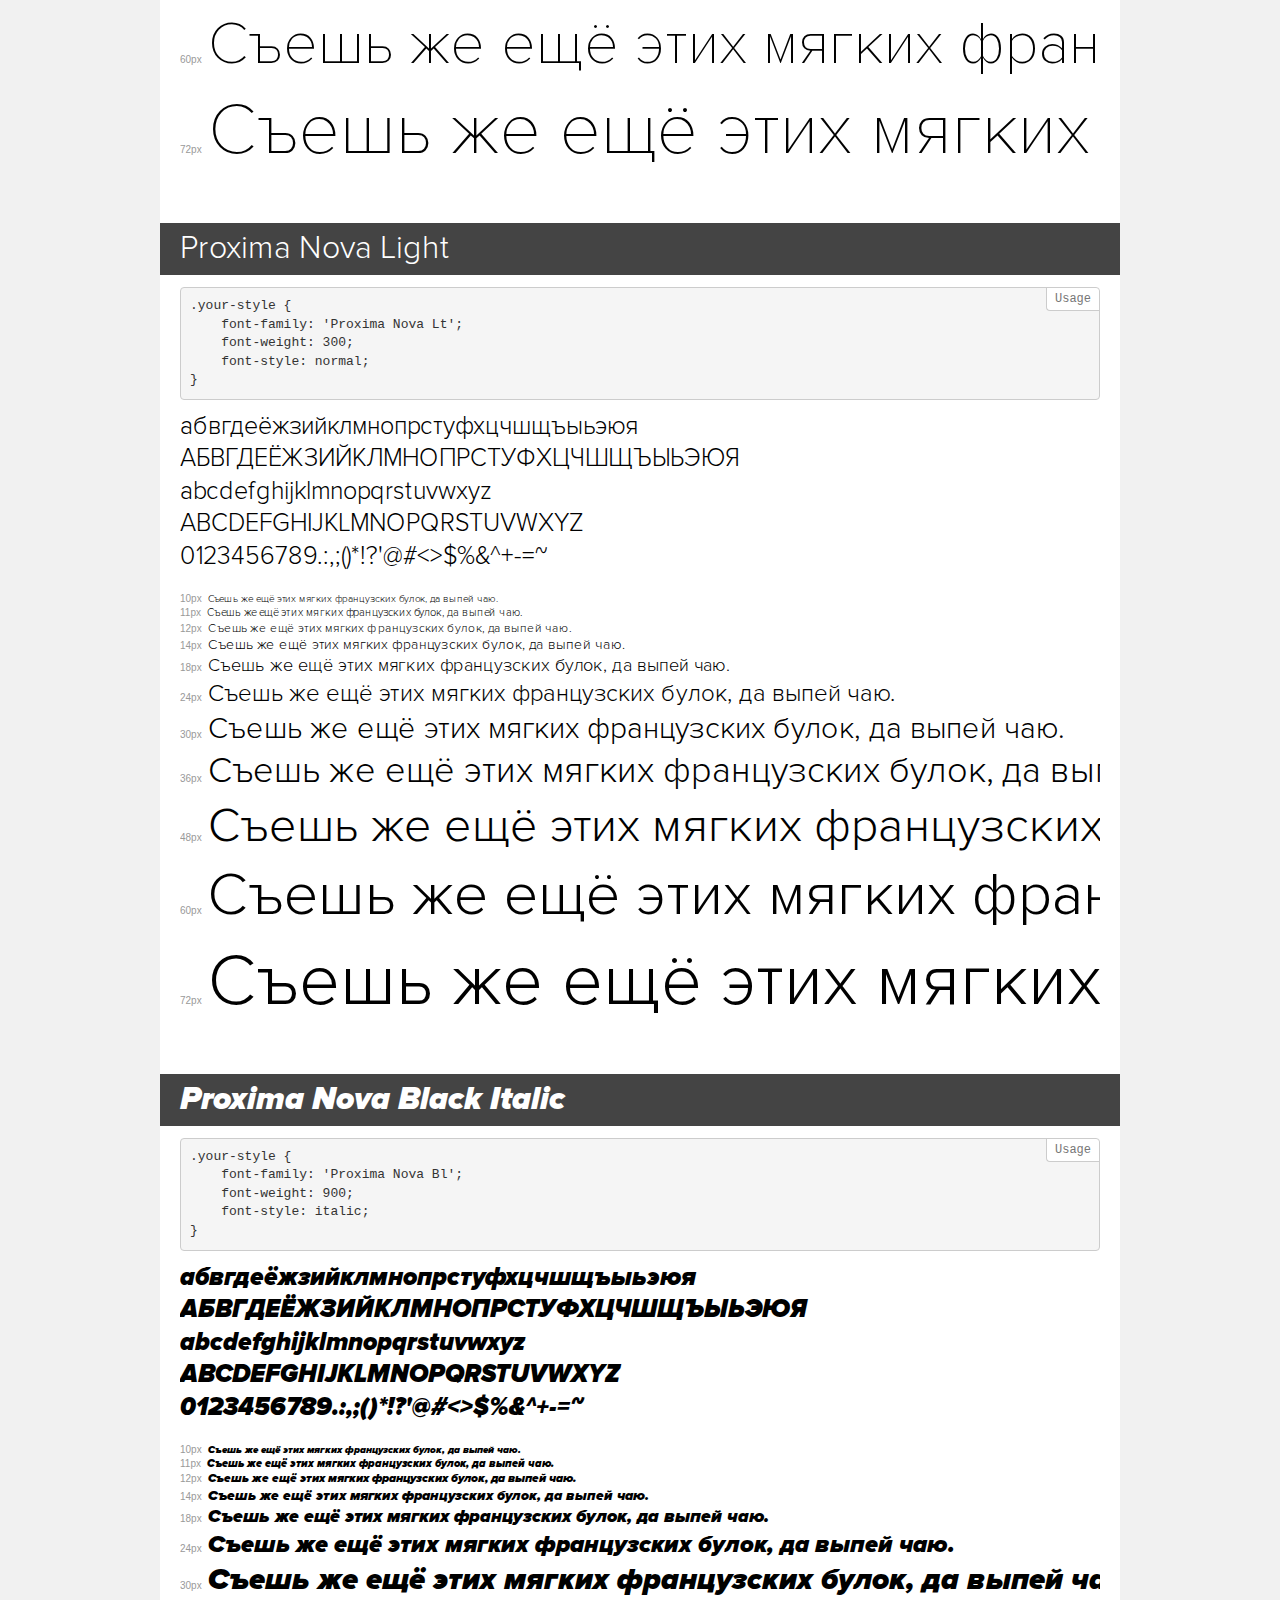
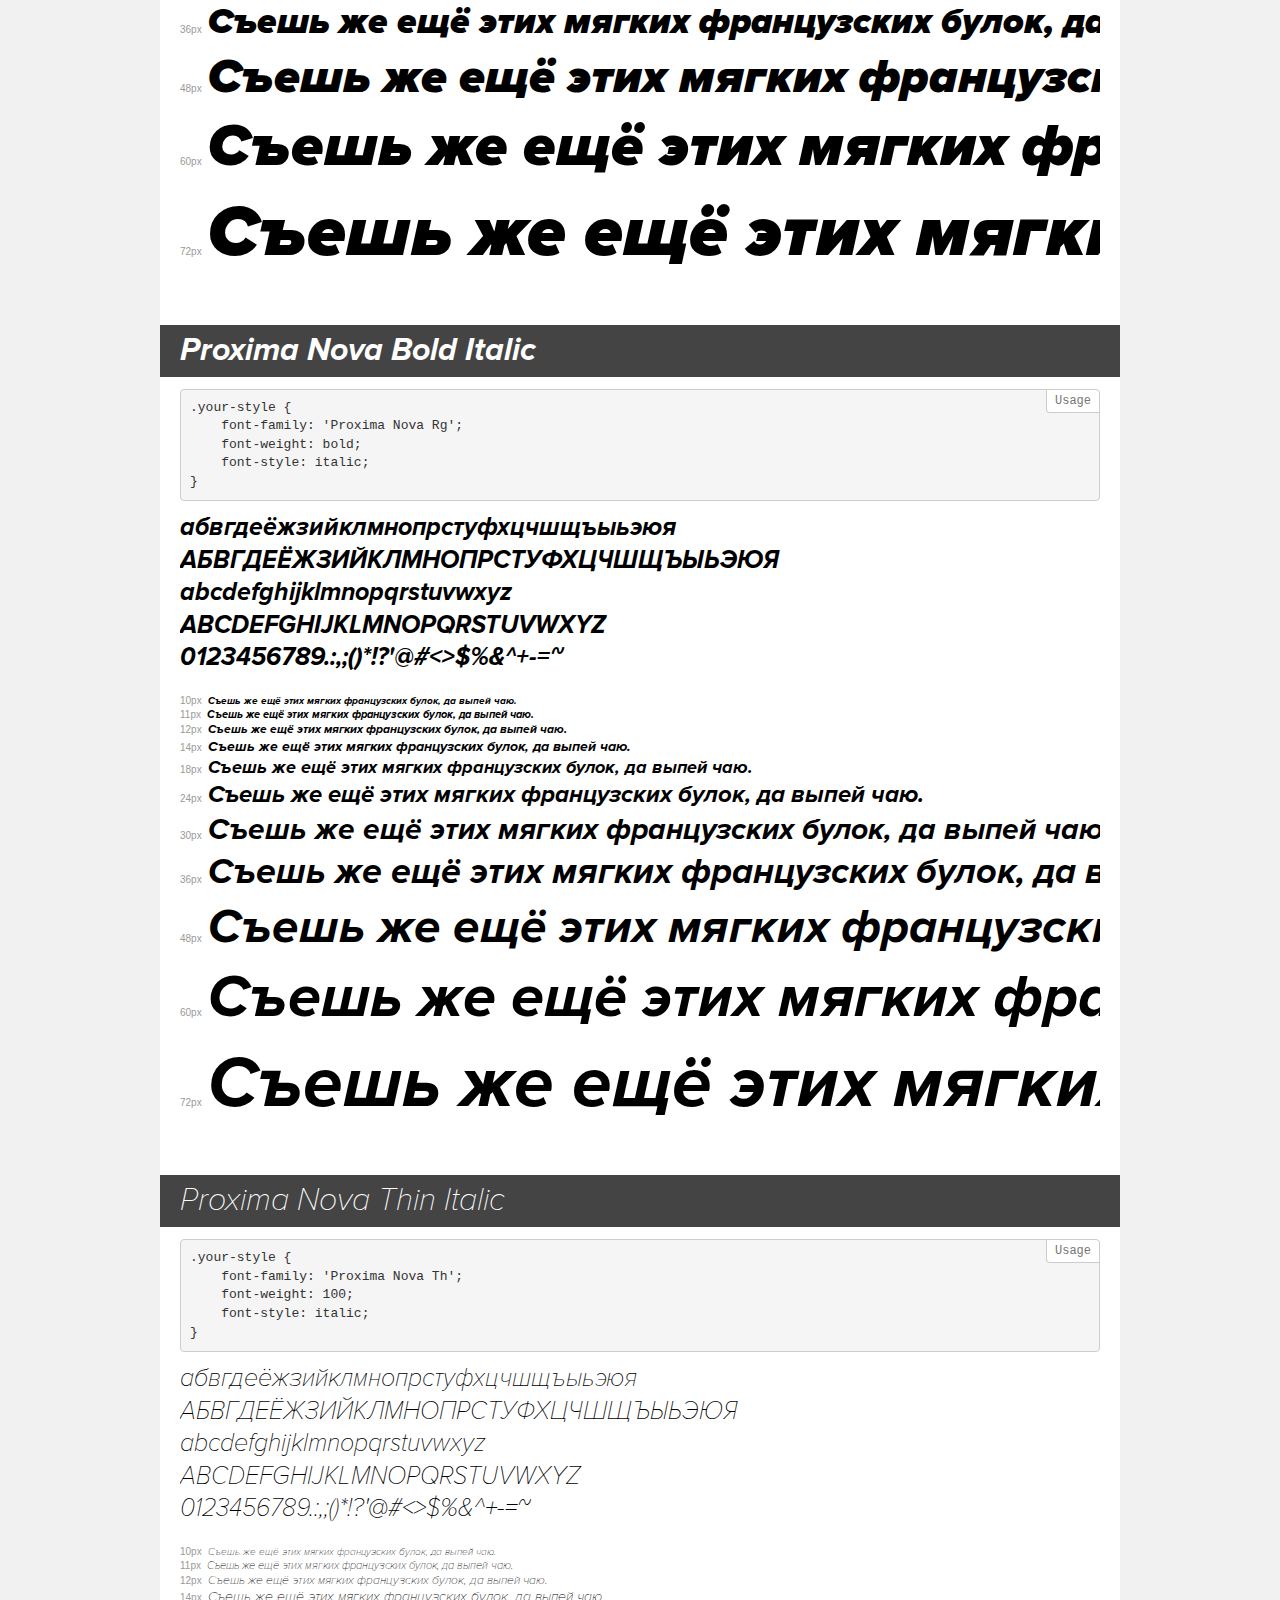
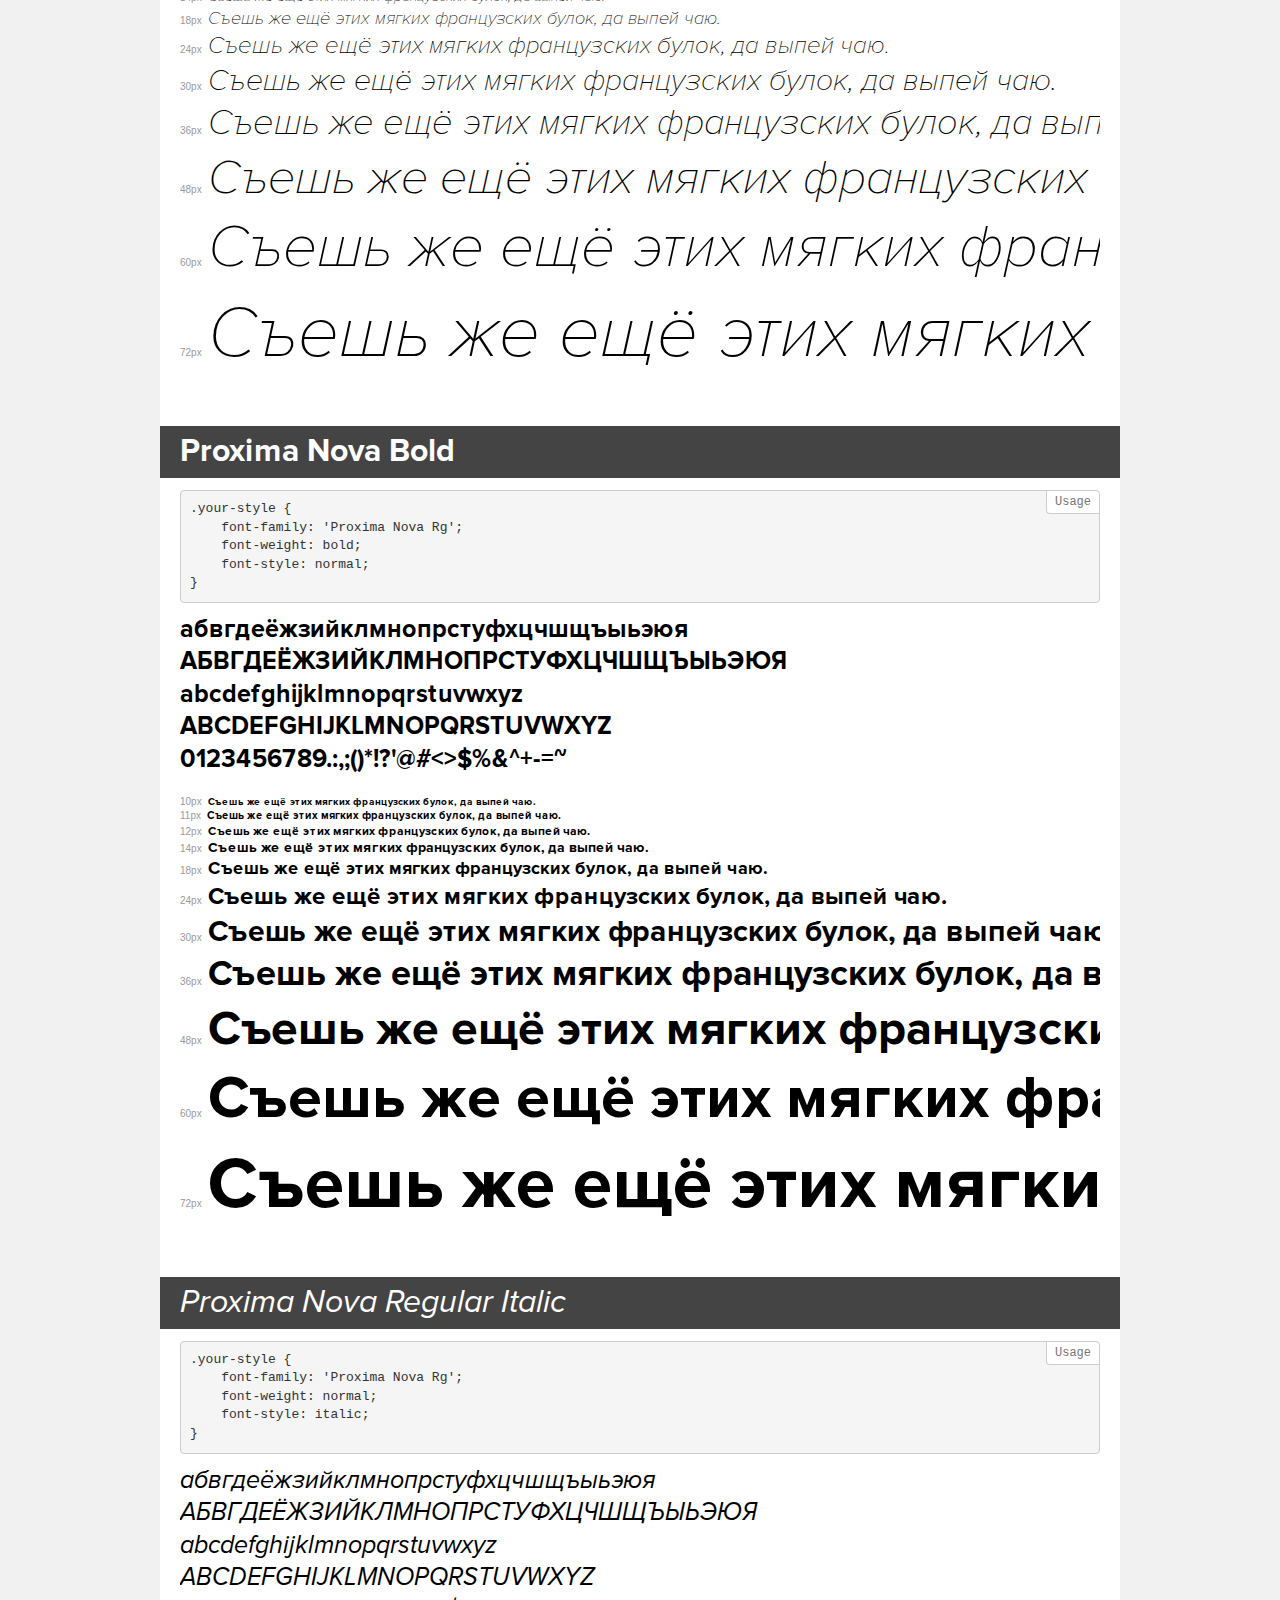
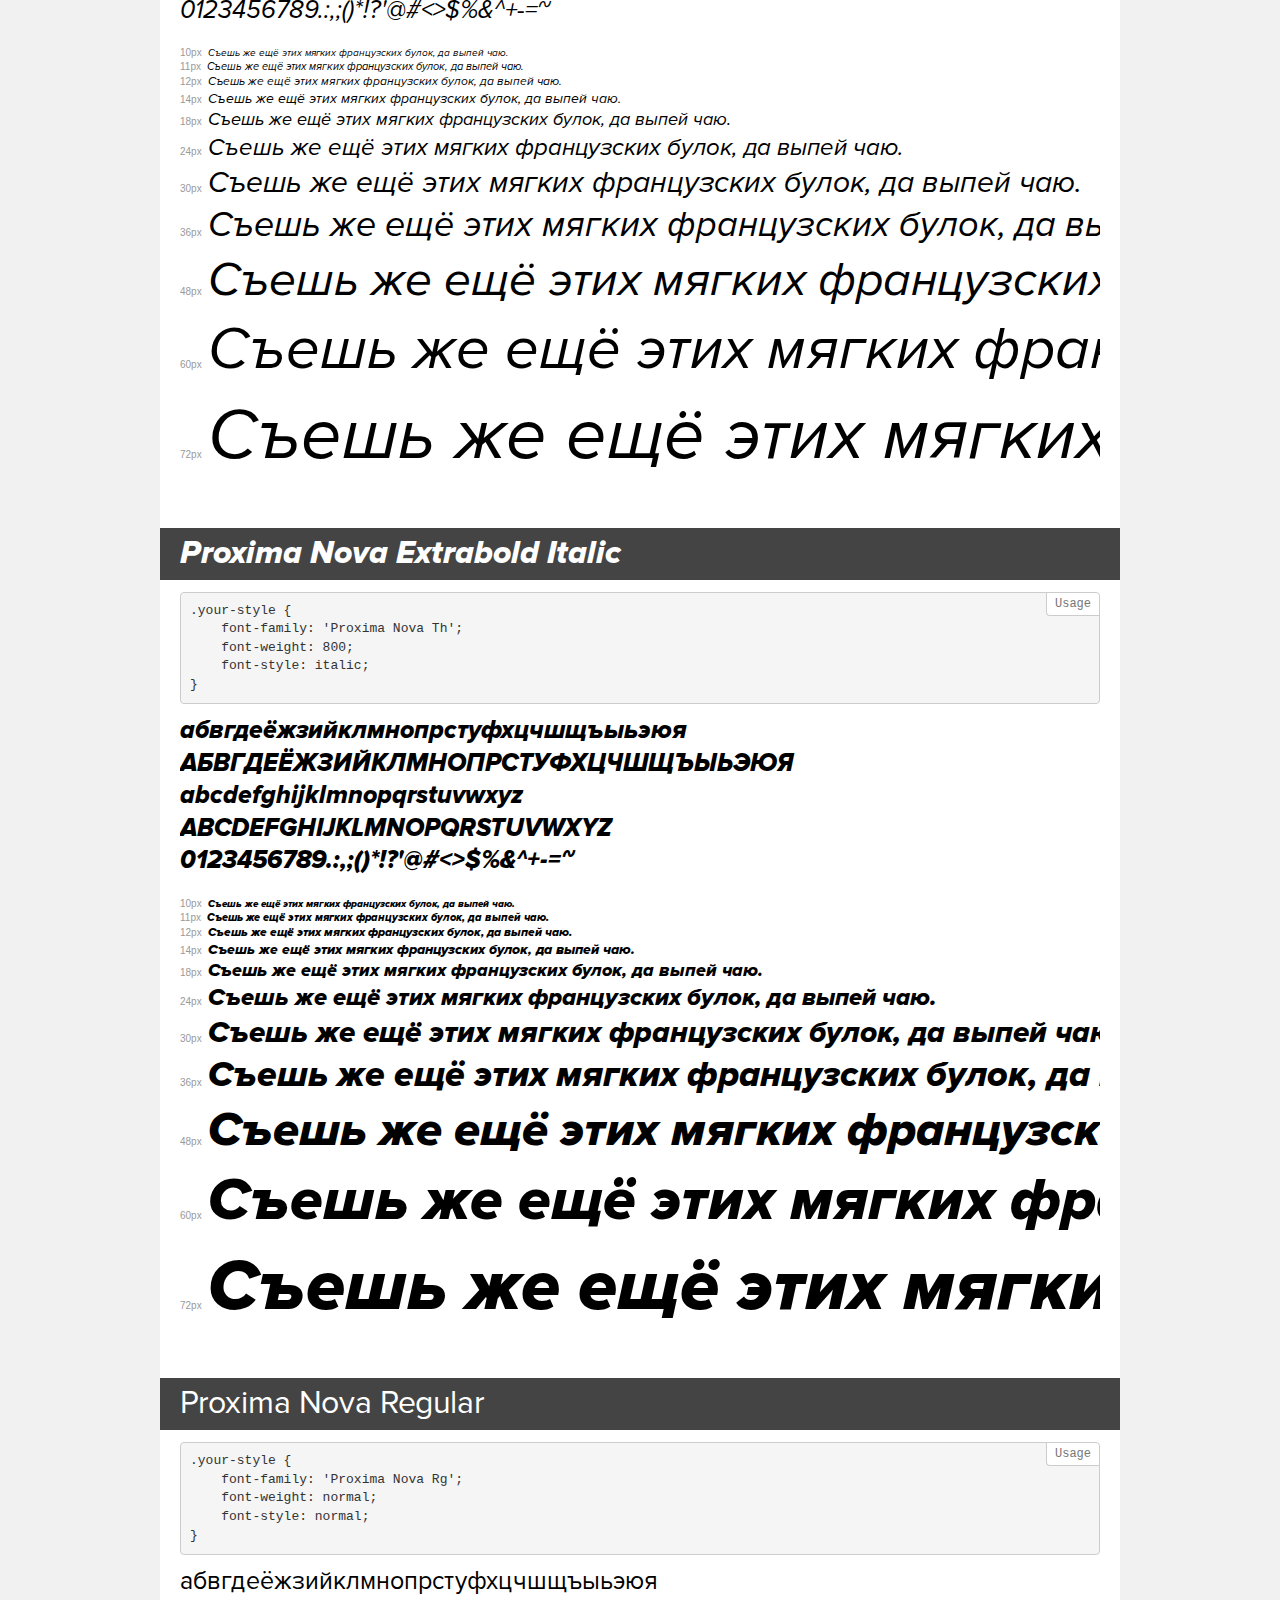
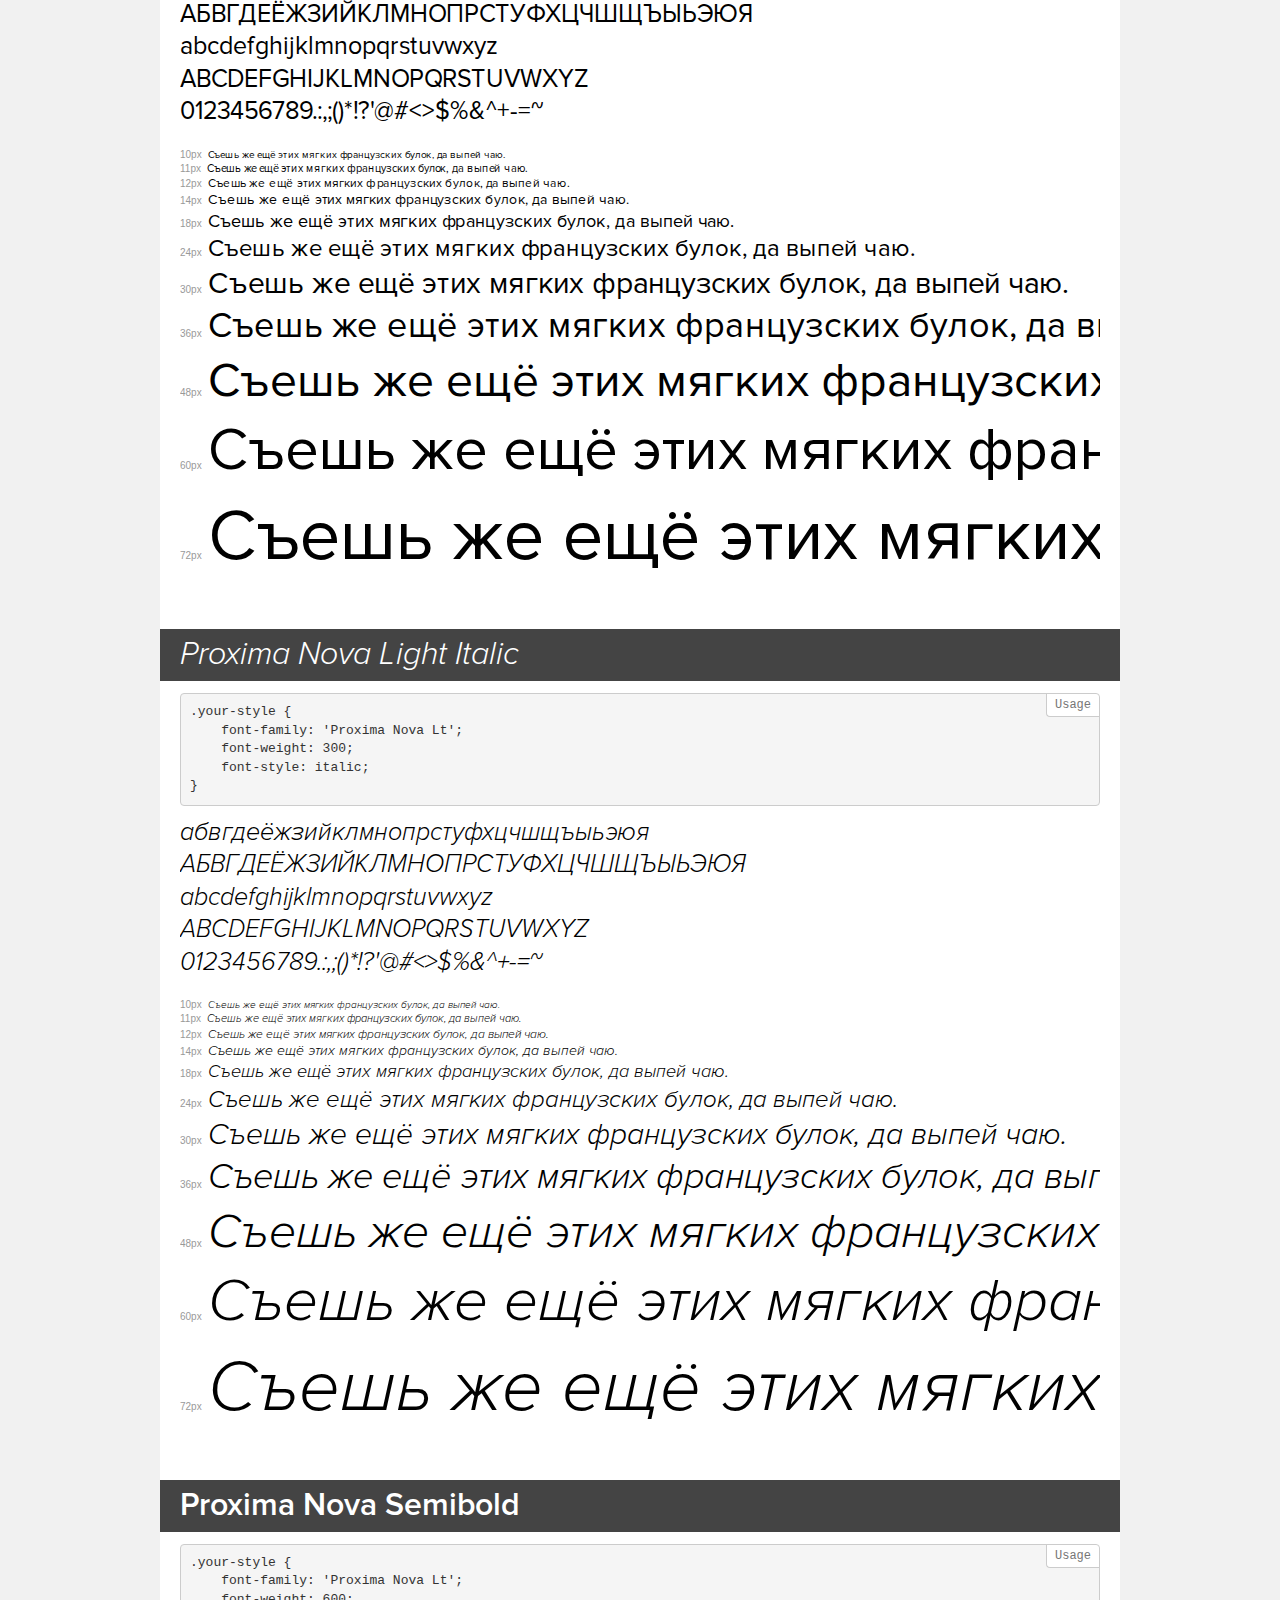
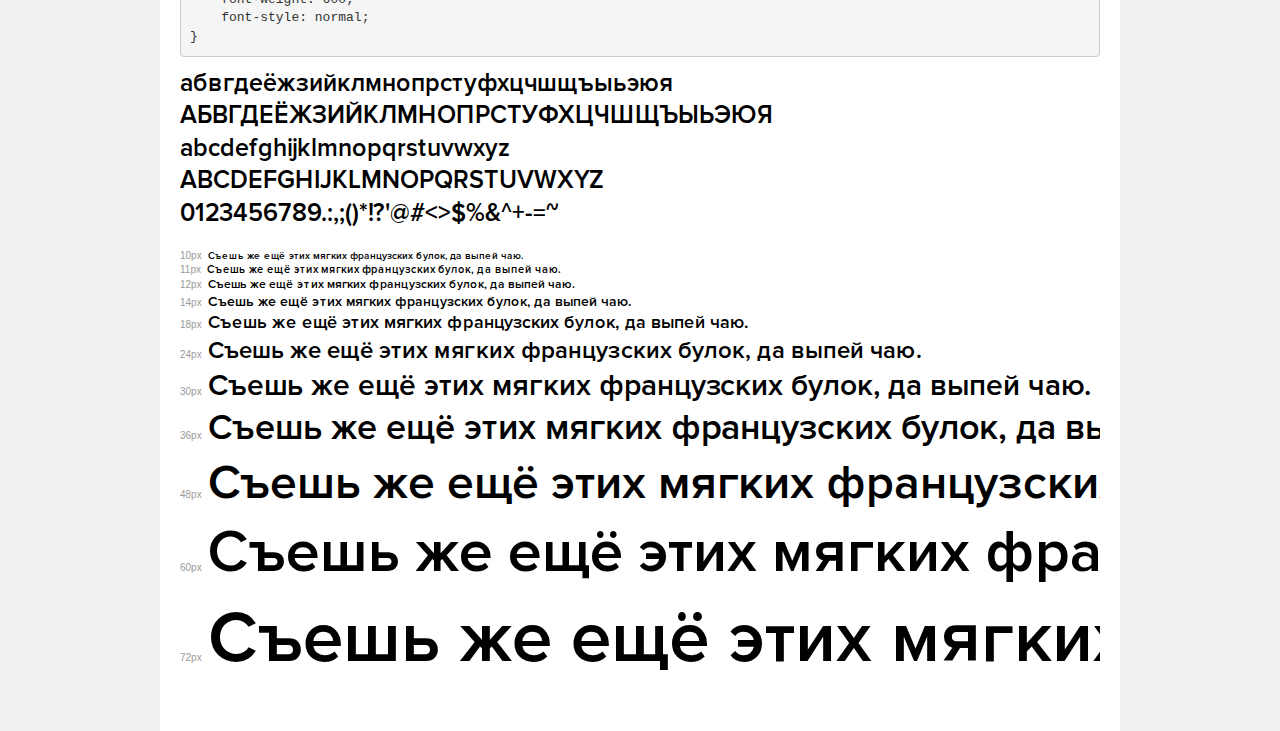
<file: css/fonts/ProximaNova/demo.html>
<!DOCTYPE html>
<html>
<head>
    <meta charset="utf-8">
    <meta http-equiv="X-UA-Compatible" content="IE=edge">
    <meta name="viewport" content="width=device-width, initial-scale=1">
    <meta name="robots" content="noindex, noarchive">
    <meta name="format-detection" content="telephone=no">
    <title>Transfonter demo</title>
    <link href="stylesheet.css" rel="stylesheet">
    <style>
        /*
        http://meyerweb.com/eric/tools/css/reset/
        v2.0 | 20110126
        License: none (public domain)
        */
        html, body, div, span, applet, object, iframe,
        h1, h2, h3, h4, h5, h6, p, blockquote, pre,
        a, abbr, acronym, address, big, cite, code,
        del, dfn, em, img, ins, kbd, q, s, samp,
        small, strike, strong, sub, sup, tt, var,
        b, u, i, center,
        dl, dt, dd, ol, ul, li,
        fieldset, form, label, legend,
        table, caption, tbody, tfoot, thead, tr, th, td,
        article, aside, canvas, details, embed,
        figure, figcaption, footer, header, hgroup,
        menu, nav, output, ruby, section, summary,
        time, mark, audio, video {
            margin: 0;
            padding: 0;
            border: 0;
            font-size: 100%;
            font: inherit;
            vertical-align: baseline;
        }
        /* HTML5 display-role reset for older browsers */
        article, aside, details, figcaption, figure,
        footer, header, hgroup, menu, nav, section {
            display: block;
        }
        body {
            line-height: 1;
        }
        ol, ul {
            list-style: none;
        }
        blockquote, q {
            quotes: none;
        }
        blockquote:before, blockquote:after,
        q:before, q:after {
            content: '';
            content: none;
        }
        table {
            border-collapse: collapse;
            border-spacing: 0;
        }
        /* common styles */
        body {
            background: #f1f1f1;
            color: #000;
        }
        .page {
            background: #fff;
            width: 920px;
            margin: 0 auto;
            padding: 20px 20px 0 20px;
            overflow: hidden;
        }
        .font-container {
            overflow-x: auto;
            overflow-y: hidden;
            margin-bottom: 40px;
            line-height: 1.3;
            white-space: nowrap;
            padding-bottom: 5px;
        }
        h1 {
            position: relative;
            background: #444;
            font-size: 32px;
            color: #fff;
            padding: 10px 20px;
            margin: 0 -20px 12px -20px;
        }
        .letters {
            font-size: 25px;
            margin-bottom: 20px;
        }
        .s10:before {
            content: '10px';
        }
        .s11:before {
            content: '11px';
        }
        .s12:before {
            content: '12px';
        }
        .s14:before {
            content: '14px';
        }
        .s18:before {
            content: '18px';
        }
        .s24:before {
            content: '24px';
        }
        .s30:before {
            content: '30px';
        }
        .s36:before {
            content: '36px';
        }
        .s48:before {
            content: '48px';
        }
        .s60:before {
            content: '60px';
        }
        .s72:before {
            content: '72px';
        }
        .s10:before, .s11:before, .s12:before, .s14:before,
        .s18:before, .s24:before, .s30:before, .s36:before,
        .s48:before, .s60:before, .s72:before {
            font-family: Arial, sans-serif;
            font-size: 10px;
            font-weight: normal;
            font-style: normal;
            color: #999;
            padding-right: 6px;
        }
        pre {
            display: block;
            position: relative;
            padding: 9px;
            margin: 0 0 10px;
            font-family: Monaco, Menlo, Consolas, "Courier New", monospace !important;
            font-size: 13px;
            line-height: 1.428571429;
            color: #333;
            font-weight: normal !important;
            font-style: normal !important;
            background-color: #f5f5f5;
            border: 1px solid #ccc;
            overflow-x: auto;
            border-radius: 4px;
        }
        pre:after {
            display: block;
            position: absolute;
            right: 0;
            top: 0;
            content: 'Usage';
            line-height: 1;
            padding: 5px 8px;
            font-size: 12px;
            color: #767676;
            background-color: #fff;
            border: 1px solid #ccc;
            border-right: none;
            border-top: none;
            border-radius: 0 4px 0 4px;
            z-index: 10;
        }
        /* responsive */
        @media (max-width: 959px) {
            .page {
                width: auto;
                margin: 0;
            }
        }
    </style>
</head>
<body>
<div class="page">
    <div class="demo" style="font-family: 'Proxima Nova Bl'; font-weight: 900; font-style: normal;">
        <h1>Proxima Nova Black</h1>
        <pre>.your-style {
    font-family: 'Proxima Nova Bl';
    font-weight: 900;
    font-style: normal;
}</pre>
        <div class="font-container">
            <p class="letters">
                абвгдеёжзийклмнопрстуфхцчшщъыьэюя<br>
АБВГДЕЁЖЗИЙКЛМНОПРСТУФХЦЧШЩЪЫЬЭЮЯ<br>
abcdefghijklmnopqrstuvwxyz<br>
ABCDEFGHIJKLMNOPQRSTUVWXYZ<br>
                0123456789.:,;()*!?'@#<>$%&^+-=~
            </p>
            <p class="s10" style="font-size: 10px;">Съешь же ещё этих мягких французских булок, да выпей чаю.</p>
            <p class="s11" style="font-size: 11px;">Съешь же ещё этих мягких французских булок, да выпей чаю.</p>
            <p class="s12" style="font-size: 12px;">Съешь же ещё этих мягких французских булок, да выпей чаю.</p>
            <p class="s14" style="font-size: 14px;">Съешь же ещё этих мягких французских булок, да выпей чаю.</p>
            <p class="s18" style="font-size: 18px;">Съешь же ещё этих мягких французских булок, да выпей чаю.</p>
            <p class="s24" style="font-size: 24px;">Съешь же ещё этих мягких французских булок, да выпей чаю.</p>
            <p class="s30" style="font-size: 30px;">Съешь же ещё этих мягких французских булок, да выпей чаю.</p>
            <p class="s36" style="font-size: 36px;">Съешь же ещё этих мягких французских булок, да выпей чаю.</p>
            <p class="s48" style="font-size: 48px;">Съешь же ещё этих мягких французских булок, да выпей чаю.</p>
            <p class="s60" style="font-size: 60px;">Съешь же ещё этих мягких французских булок, да выпей чаю.</p>
            <p class="s72" style="font-size: 72px;">Съешь же ещё этих мягких французских булок, да выпей чаю.</p>
        </div>
    </div>
    <div class="demo" style="font-family: 'Proxima Nova Th'; font-weight: 800; font-style: normal;">
        <h1>Proxima Nova Extrabold</h1>
        <pre>.your-style {
    font-family: 'Proxima Nova Th';
    font-weight: 800;
    font-style: normal;
}</pre>
        <div class="font-container">
            <p class="letters">
                абвгдеёжзийклмнопрстуфхцчшщъыьэюя<br>
АБВГДЕЁЖЗИЙКЛМНОПРСТУФХЦЧШЩЪЫЬЭЮЯ<br>
abcdefghijklmnopqrstuvwxyz<br>
ABCDEFGHIJKLMNOPQRSTUVWXYZ<br>
                0123456789.:,;()*!?'@#<>$%&^+-=~
            </p>
            <p class="s10" style="font-size: 10px;">Съешь же ещё этих мягких французских булок, да выпей чаю.</p>
            <p class="s11" style="font-size: 11px;">Съешь же ещё этих мягких французских булок, да выпей чаю.</p>
            <p class="s12" style="font-size: 12px;">Съешь же ещё этих мягких французских булок, да выпей чаю.</p>
            <p class="s14" style="font-size: 14px;">Съешь же ещё этих мягких французских булок, да выпей чаю.</p>
            <p class="s18" style="font-size: 18px;">Съешь же ещё этих мягких французских булок, да выпей чаю.</p>
            <p class="s24" style="font-size: 24px;">Съешь же ещё этих мягких французских булок, да выпей чаю.</p>
            <p class="s30" style="font-size: 30px;">Съешь же ещё этих мягких французских булок, да выпей чаю.</p>
            <p class="s36" style="font-size: 36px;">Съешь же ещё этих мягких французских булок, да выпей чаю.</p>
            <p class="s48" style="font-size: 48px;">Съешь же ещё этих мягких французских булок, да выпей чаю.</p>
            <p class="s60" style="font-size: 60px;">Съешь же ещё этих мягких французских булок, да выпей чаю.</p>
            <p class="s72" style="font-size: 72px;">Съешь же ещё этих мягких французских булок, да выпей чаю.</p>
        </div>
    </div>
    <div class="demo" style="font-family: 'Proxima Nova Lt'; font-weight: 600; font-style: italic;">
        <h1>Proxima Nova Semibold Italic</h1>
        <pre>.your-style {
    font-family: 'Proxima Nova Lt';
    font-weight: 600;
    font-style: italic;
}</pre>
        <div class="font-container">
            <p class="letters">
                абвгдеёжзийклмнопрстуфхцчшщъыьэюя<br>
АБВГДЕЁЖЗИЙКЛМНОПРСТУФХЦЧШЩЪЫЬЭЮЯ<br>
abcdefghijklmnopqrstuvwxyz<br>
ABCDEFGHIJKLMNOPQRSTUVWXYZ<br>
                0123456789.:,;()*!?'@#<>$%&^+-=~
            </p>
            <p class="s10" style="font-size: 10px;">Съешь же ещё этих мягких французских булок, да выпей чаю.</p>
            <p class="s11" style="font-size: 11px;">Съешь же ещё этих мягких французских булок, да выпей чаю.</p>
            <p class="s12" style="font-size: 12px;">Съешь же ещё этих мягких французских булок, да выпей чаю.</p>
            <p class="s14" style="font-size: 14px;">Съешь же ещё этих мягких французских булок, да выпей чаю.</p>
            <p class="s18" style="font-size: 18px;">Съешь же ещё этих мягких французских булок, да выпей чаю.</p>
            <p class="s24" style="font-size: 24px;">Съешь же ещё этих мягких французских булок, да выпей чаю.</p>
            <p class="s30" style="font-size: 30px;">Съешь же ещё этих мягких французских булок, да выпей чаю.</p>
            <p class="s36" style="font-size: 36px;">Съешь же ещё этих мягких французских булок, да выпей чаю.</p>
            <p class="s48" style="font-size: 48px;">Съешь же ещё этих мягких французских булок, да выпей чаю.</p>
            <p class="s60" style="font-size: 60px;">Съешь же ещё этих мягких французских булок, да выпей чаю.</p>
            <p class="s72" style="font-size: 72px;">Съешь же ещё этих мягких французских булок, да выпей чаю.</p>
        </div>
    </div>
    <div class="demo" style="font-family: 'Proxima Nova Th'; font-weight: 100; font-style: normal;">
        <h1>Proxima Nova Thin</h1>
        <pre>.your-style {
    font-family: 'Proxima Nova Th';
    font-weight: 100;
    font-style: normal;
}</pre>
        <div class="font-container">
            <p class="letters">
                абвгдеёжзийклмнопрстуфхцчшщъыьэюя<br>
АБВГДЕЁЖЗИЙКЛМНОПРСТУФХЦЧШЩЪЫЬЭЮЯ<br>
abcdefghijklmnopqrstuvwxyz<br>
ABCDEFGHIJKLMNOPQRSTUVWXYZ<br>
                0123456789.:,;()*!?'@#<>$%&^+-=~
            </p>
            <p class="s10" style="font-size: 10px;">Съешь же ещё этих мягких французских булок, да выпей чаю.</p>
            <p class="s11" style="font-size: 11px;">Съешь же ещё этих мягких французских булок, да выпей чаю.</p>
            <p class="s12" style="font-size: 12px;">Съешь же ещё этих мягких французских булок, да выпей чаю.</p>
            <p class="s14" style="font-size: 14px;">Съешь же ещё этих мягких французских булок, да выпей чаю.</p>
            <p class="s18" style="font-size: 18px;">Съешь же ещё этих мягких французских булок, да выпей чаю.</p>
            <p class="s24" style="font-size: 24px;">Съешь же ещё этих мягких французских булок, да выпей чаю.</p>
            <p class="s30" style="font-size: 30px;">Съешь же ещё этих мягких французских булок, да выпей чаю.</p>
            <p class="s36" style="font-size: 36px;">Съешь же ещё этих мягких французских булок, да выпей чаю.</p>
            <p class="s48" style="font-size: 48px;">Съешь же ещё этих мягких французских булок, да выпей чаю.</p>
            <p class="s60" style="font-size: 60px;">Съешь же ещё этих мягких французских булок, да выпей чаю.</p>
            <p class="s72" style="font-size: 72px;">Съешь же ещё этих мягких французских булок, да выпей чаю.</p>
        </div>
    </div>
    <div class="demo" style="font-family: 'Proxima Nova Lt'; font-weight: 300; font-style: normal;">
        <h1>Proxima Nova Light</h1>
        <pre>.your-style {
    font-family: 'Proxima Nova Lt';
    font-weight: 300;
    font-style: normal;
}</pre>
        <div class="font-container">
            <p class="letters">
                абвгдеёжзийклмнопрстуфхцчшщъыьэюя<br>
АБВГДЕЁЖЗИЙКЛМНОПРСТУФХЦЧШЩЪЫЬЭЮЯ<br>
abcdefghijklmnopqrstuvwxyz<br>
ABCDEFGHIJKLMNOPQRSTUVWXYZ<br>
                0123456789.:,;()*!?'@#<>$%&^+-=~
            </p>
            <p class="s10" style="font-size: 10px;">Съешь же ещё этих мягких французских булок, да выпей чаю.</p>
            <p class="s11" style="font-size: 11px;">Съешь же ещё этих мягких французских булок, да выпей чаю.</p>
            <p class="s12" style="font-size: 12px;">Съешь же ещё этих мягких французских булок, да выпей чаю.</p>
            <p class="s14" style="font-size: 14px;">Съешь же ещё этих мягких французских булок, да выпей чаю.</p>
            <p class="s18" style="font-size: 18px;">Съешь же ещё этих мягких французских булок, да выпей чаю.</p>
            <p class="s24" style="font-size: 24px;">Съешь же ещё этих мягких французских булок, да выпей чаю.</p>
            <p class="s30" style="font-size: 30px;">Съешь же ещё этих мягких французских булок, да выпей чаю.</p>
            <p class="s36" style="font-size: 36px;">Съешь же ещё этих мягких французских булок, да выпей чаю.</p>
            <p class="s48" style="font-size: 48px;">Съешь же ещё этих мягких французских булок, да выпей чаю.</p>
            <p class="s60" style="font-size: 60px;">Съешь же ещё этих мягких французских булок, да выпей чаю.</p>
            <p class="s72" style="font-size: 72px;">Съешь же ещё этих мягких французских булок, да выпей чаю.</p>
        </div>
    </div>
    <div class="demo" style="font-family: 'Proxima Nova Bl'; font-weight: 900; font-style: italic;">
        <h1>Proxima Nova Black Italic</h1>
        <pre>.your-style {
    font-family: 'Proxima Nova Bl';
    font-weight: 900;
    font-style: italic;
}</pre>
        <div class="font-container">
            <p class="letters">
                абвгдеёжзийклмнопрстуфхцчшщъыьэюя<br>
АБВГДЕЁЖЗИЙКЛМНОПРСТУФХЦЧШЩЪЫЬЭЮЯ<br>
abcdefghijklmnopqrstuvwxyz<br>
ABCDEFGHIJKLMNOPQRSTUVWXYZ<br>
                0123456789.:,;()*!?'@#<>$%&^+-=~
            </p>
            <p class="s10" style="font-size: 10px;">Съешь же ещё этих мягких французских булок, да выпей чаю.</p>
            <p class="s11" style="font-size: 11px;">Съешь же ещё этих мягких французских булок, да выпей чаю.</p>
            <p class="s12" style="font-size: 12px;">Съешь же ещё этих мягких французских булок, да выпей чаю.</p>
            <p class="s14" style="font-size: 14px;">Съешь же ещё этих мягких французских булок, да выпей чаю.</p>
            <p class="s18" style="font-size: 18px;">Съешь же ещё этих мягких французских булок, да выпей чаю.</p>
            <p class="s24" style="font-size: 24px;">Съешь же ещё этих мягких французских булок, да выпей чаю.</p>
            <p class="s30" style="font-size: 30px;">Съешь же ещё этих мягких французских булок, да выпей чаю.</p>
            <p class="s36" style="font-size: 36px;">Съешь же ещё этих мягких французских булок, да выпей чаю.</p>
            <p class="s48" style="font-size: 48px;">Съешь же ещё этих мягких французских булок, да выпей чаю.</p>
            <p class="s60" style="font-size: 60px;">Съешь же ещё этих мягких французских булок, да выпей чаю.</p>
            <p class="s72" style="font-size: 72px;">Съешь же ещё этих мягких французских булок, да выпей чаю.</p>
        </div>
    </div>
    <div class="demo" style="font-family: 'Proxima Nova Rg'; font-weight: bold; font-style: italic;">
        <h1>Proxima Nova Bold Italic</h1>
        <pre>.your-style {
    font-family: 'Proxima Nova Rg';
    font-weight: bold;
    font-style: italic;
}</pre>
        <div class="font-container">
            <p class="letters">
                абвгдеёжзийклмнопрстуфхцчшщъыьэюя<br>
АБВГДЕЁЖЗИЙКЛМНОПРСТУФХЦЧШЩЪЫЬЭЮЯ<br>
abcdefghijklmnopqrstuvwxyz<br>
ABCDEFGHIJKLMNOPQRSTUVWXYZ<br>
                0123456789.:,;()*!?'@#<>$%&^+-=~
            </p>
            <p class="s10" style="font-size: 10px;">Съешь же ещё этих мягких французских булок, да выпей чаю.</p>
            <p class="s11" style="font-size: 11px;">Съешь же ещё этих мягких французских булок, да выпей чаю.</p>
            <p class="s12" style="font-size: 12px;">Съешь же ещё этих мягких французских булок, да выпей чаю.</p>
            <p class="s14" style="font-size: 14px;">Съешь же ещё этих мягких французских булок, да выпей чаю.</p>
            <p class="s18" style="font-size: 18px;">Съешь же ещё этих мягких французских булок, да выпей чаю.</p>
            <p class="s24" style="font-size: 24px;">Съешь же ещё этих мягких французских булок, да выпей чаю.</p>
            <p class="s30" style="font-size: 30px;">Съешь же ещё этих мягких французских булок, да выпей чаю.</p>
            <p class="s36" style="font-size: 36px;">Съешь же ещё этих мягких французских булок, да выпей чаю.</p>
            <p class="s48" style="font-size: 48px;">Съешь же ещё этих мягких французских булок, да выпей чаю.</p>
            <p class="s60" style="font-size: 60px;">Съешь же ещё этих мягких французских булок, да выпей чаю.</p>
            <p class="s72" style="font-size: 72px;">Съешь же ещё этих мягких французских булок, да выпей чаю.</p>
        </div>
    </div>
    <div class="demo" style="font-family: 'Proxima Nova Th'; font-weight: 100; font-style: italic;">
        <h1>Proxima Nova Thin Italic</h1>
        <pre>.your-style {
    font-family: 'Proxima Nova Th';
    font-weight: 100;
    font-style: italic;
}</pre>
        <div class="font-container">
            <p class="letters">
                абвгдеёжзийклмнопрстуфхцчшщъыьэюя<br>
АБВГДЕЁЖЗИЙКЛМНОПРСТУФХЦЧШЩЪЫЬЭЮЯ<br>
abcdefghijklmnopqrstuvwxyz<br>
ABCDEFGHIJKLMNOPQRSTUVWXYZ<br>
                0123456789.:,;()*!?'@#<>$%&^+-=~
            </p>
            <p class="s10" style="font-size: 10px;">Съешь же ещё этих мягких французских булок, да выпей чаю.</p>
            <p class="s11" style="font-size: 11px;">Съешь же ещё этих мягких французских булок, да выпей чаю.</p>
            <p class="s12" style="font-size: 12px;">Съешь же ещё этих мягких французских булок, да выпей чаю.</p>
            <p class="s14" style="font-size: 14px;">Съешь же ещё этих мягких французских булок, да выпей чаю.</p>
            <p class="s18" style="font-size: 18px;">Съешь же ещё этих мягких французских булок, да выпей чаю.</p>
            <p class="s24" style="font-size: 24px;">Съешь же ещё этих мягких французских булок, да выпей чаю.</p>
            <p class="s30" style="font-size: 30px;">Съешь же ещё этих мягких французских булок, да выпей чаю.</p>
            <p class="s36" style="font-size: 36px;">Съешь же ещё этих мягких французских булок, да выпей чаю.</p>
            <p class="s48" style="font-size: 48px;">Съешь же ещё этих мягких французских булок, да выпей чаю.</p>
            <p class="s60" style="font-size: 60px;">Съешь же ещё этих мягких французских булок, да выпей чаю.</p>
            <p class="s72" style="font-size: 72px;">Съешь же ещё этих мягких французских булок, да выпей чаю.</p>
        </div>
    </div>
    <div class="demo" style="font-family: 'Proxima Nova Rg'; font-weight: bold; font-style: normal;">
        <h1>Proxima Nova Bold</h1>
        <pre>.your-style {
    font-family: 'Proxima Nova Rg';
    font-weight: bold;
    font-style: normal;
}</pre>
        <div class="font-container">
            <p class="letters">
                абвгдеёжзийклмнопрстуфхцчшщъыьэюя<br>
АБВГДЕЁЖЗИЙКЛМНОПРСТУФХЦЧШЩЪЫЬЭЮЯ<br>
abcdefghijklmnopqrstuvwxyz<br>
ABCDEFGHIJKLMNOPQRSTUVWXYZ<br>
                0123456789.:,;()*!?'@#<>$%&^+-=~
            </p>
            <p class="s10" style="font-size: 10px;">Съешь же ещё этих мягких французских булок, да выпей чаю.</p>
            <p class="s11" style="font-size: 11px;">Съешь же ещё этих мягких французских булок, да выпей чаю.</p>
            <p class="s12" style="font-size: 12px;">Съешь же ещё этих мягких французских булок, да выпей чаю.</p>
            <p class="s14" style="font-size: 14px;">Съешь же ещё этих мягких французских булок, да выпей чаю.</p>
            <p class="s18" style="font-size: 18px;">Съешь же ещё этих мягких французских булок, да выпей чаю.</p>
            <p class="s24" style="font-size: 24px;">Съешь же ещё этих мягких французских булок, да выпей чаю.</p>
            <p class="s30" style="font-size: 30px;">Съешь же ещё этих мягких французских булок, да выпей чаю.</p>
            <p class="s36" style="font-size: 36px;">Съешь же ещё этих мягких французских булок, да выпей чаю.</p>
            <p class="s48" style="font-size: 48px;">Съешь же ещё этих мягких французских булок, да выпей чаю.</p>
            <p class="s60" style="font-size: 60px;">Съешь же ещё этих мягких французских булок, да выпей чаю.</p>
            <p class="s72" style="font-size: 72px;">Съешь же ещё этих мягких французских булок, да выпей чаю.</p>
        </div>
    </div>
    <div class="demo" style="font-family: 'Proxima Nova Rg'; font-weight: normal; font-style: italic;">
        <h1>Proxima Nova Regular Italic</h1>
        <pre>.your-style {
    font-family: 'Proxima Nova Rg';
    font-weight: normal;
    font-style: italic;
}</pre>
        <div class="font-container">
            <p class="letters">
                абвгдеёжзийклмнопрстуфхцчшщъыьэюя<br>
АБВГДЕЁЖЗИЙКЛМНОПРСТУФХЦЧШЩЪЫЬЭЮЯ<br>
abcdefghijklmnopqrstuvwxyz<br>
ABCDEFGHIJKLMNOPQRSTUVWXYZ<br>
                0123456789.:,;()*!?'@#<>$%&^+-=~
            </p>
            <p class="s10" style="font-size: 10px;">Съешь же ещё этих мягких французских булок, да выпей чаю.</p>
            <p class="s11" style="font-size: 11px;">Съешь же ещё этих мягких французских булок, да выпей чаю.</p>
            <p class="s12" style="font-size: 12px;">Съешь же ещё этих мягких французских булок, да выпей чаю.</p>
            <p class="s14" style="font-size: 14px;">Съешь же ещё этих мягких французских булок, да выпей чаю.</p>
            <p class="s18" style="font-size: 18px;">Съешь же ещё этих мягких французских булок, да выпей чаю.</p>
            <p class="s24" style="font-size: 24px;">Съешь же ещё этих мягких французских булок, да выпей чаю.</p>
            <p class="s30" style="font-size: 30px;">Съешь же ещё этих мягких французских булок, да выпей чаю.</p>
            <p class="s36" style="font-size: 36px;">Съешь же ещё этих мягких французских булок, да выпей чаю.</p>
            <p class="s48" style="font-size: 48px;">Съешь же ещё этих мягких французских булок, да выпей чаю.</p>
            <p class="s60" style="font-size: 60px;">Съешь же ещё этих мягких французских булок, да выпей чаю.</p>
            <p class="s72" style="font-size: 72px;">Съешь же ещё этих мягких французских булок, да выпей чаю.</p>
        </div>
    </div>
    <div class="demo" style="font-family: 'Proxima Nova Th'; font-weight: 800; font-style: italic;">
        <h1>Proxima Nova Extrabold Italic</h1>
        <pre>.your-style {
    font-family: 'Proxima Nova Th';
    font-weight: 800;
    font-style: italic;
}</pre>
        <div class="font-container">
            <p class="letters">
                абвгдеёжзийклмнопрстуфхцчшщъыьэюя<br>
АБВГДЕЁЖЗИЙКЛМНОПРСТУФХЦЧШЩЪЫЬЭЮЯ<br>
abcdefghijklmnopqrstuvwxyz<br>
ABCDEFGHIJKLMNOPQRSTUVWXYZ<br>
                0123456789.:,;()*!?'@#<>$%&^+-=~
            </p>
            <p class="s10" style="font-size: 10px;">Съешь же ещё этих мягких французских булок, да выпей чаю.</p>
            <p class="s11" style="font-size: 11px;">Съешь же ещё этих мягких французских булок, да выпей чаю.</p>
            <p class="s12" style="font-size: 12px;">Съешь же ещё этих мягких французских булок, да выпей чаю.</p>
            <p class="s14" style="font-size: 14px;">Съешь же ещё этих мягких французских булок, да выпей чаю.</p>
            <p class="s18" style="font-size: 18px;">Съешь же ещё этих мягких французских булок, да выпей чаю.</p>
            <p class="s24" style="font-size: 24px;">Съешь же ещё этих мягких французских булок, да выпей чаю.</p>
            <p class="s30" style="font-size: 30px;">Съешь же ещё этих мягких французских булок, да выпей чаю.</p>
            <p class="s36" style="font-size: 36px;">Съешь же ещё этих мягких французских булок, да выпей чаю.</p>
            <p class="s48" style="font-size: 48px;">Съешь же ещё этих мягких французских булок, да выпей чаю.</p>
            <p class="s60" style="font-size: 60px;">Съешь же ещё этих мягких французских булок, да выпей чаю.</p>
            <p class="s72" style="font-size: 72px;">Съешь же ещё этих мягких французских булок, да выпей чаю.</p>
        </div>
    </div>
    <div class="demo" style="font-family: 'Proxima Nova Rg'; font-weight: normal; font-style: normal;">
        <h1>Proxima Nova Regular</h1>
        <pre>.your-style {
    font-family: 'Proxima Nova Rg';
    font-weight: normal;
    font-style: normal;
}</pre>
        <div class="font-container">
            <p class="letters">
                абвгдеёжзийклмнопрстуфхцчшщъыьэюя<br>
АБВГДЕЁЖЗИЙКЛМНОПРСТУФХЦЧШЩЪЫЬЭЮЯ<br>
abcdefghijklmnopqrstuvwxyz<br>
ABCDEFGHIJKLMNOPQRSTUVWXYZ<br>
                0123456789.:,;()*!?'@#<>$%&^+-=~
            </p>
            <p class="s10" style="font-size: 10px;">Съешь же ещё этих мягких французских булок, да выпей чаю.</p>
            <p class="s11" style="font-size: 11px;">Съешь же ещё этих мягких французских булок, да выпей чаю.</p>
            <p class="s12" style="font-size: 12px;">Съешь же ещё этих мягких французских булок, да выпей чаю.</p>
            <p class="s14" style="font-size: 14px;">Съешь же ещё этих мягких французских булок, да выпей чаю.</p>
            <p class="s18" style="font-size: 18px;">Съешь же ещё этих мягких французских булок, да выпей чаю.</p>
            <p class="s24" style="font-size: 24px;">Съешь же ещё этих мягких французских булок, да выпей чаю.</p>
            <p class="s30" style="font-size: 30px;">Съешь же ещё этих мягких французских булок, да выпей чаю.</p>
            <p class="s36" style="font-size: 36px;">Съешь же ещё этих мягких французских булок, да выпей чаю.</p>
            <p class="s48" style="font-size: 48px;">Съешь же ещё этих мягких французских булок, да выпей чаю.</p>
            <p class="s60" style="font-size: 60px;">Съешь же ещё этих мягких французских булок, да выпей чаю.</p>
            <p class="s72" style="font-size: 72px;">Съешь же ещё этих мягких французских булок, да выпей чаю.</p>
        </div>
    </div>
    <div class="demo" style="font-family: 'Proxima Nova Lt'; font-weight: 300; font-style: italic;">
        <h1>Proxima Nova Light Italic</h1>
        <pre>.your-style {
    font-family: 'Proxima Nova Lt';
    font-weight: 300;
    font-style: italic;
}</pre>
        <div class="font-container">
            <p class="letters">
                абвгдеёжзийклмнопрстуфхцчшщъыьэюя<br>
АБВГДЕЁЖЗИЙКЛМНОПРСТУФХЦЧШЩЪЫЬЭЮЯ<br>
abcdefghijklmnopqrstuvwxyz<br>
ABCDEFGHIJKLMNOPQRSTUVWXYZ<br>
                0123456789.:,;()*!?'@#<>$%&^+-=~
            </p>
            <p class="s10" style="font-size: 10px;">Съешь же ещё этих мягких французских булок, да выпей чаю.</p>
            <p class="s11" style="font-size: 11px;">Съешь же ещё этих мягких французских булок, да выпей чаю.</p>
            <p class="s12" style="font-size: 12px;">Съешь же ещё этих мягких французских булок, да выпей чаю.</p>
            <p class="s14" style="font-size: 14px;">Съешь же ещё этих мягких французских булок, да выпей чаю.</p>
            <p class="s18" style="font-size: 18px;">Съешь же ещё этих мягких французских булок, да выпей чаю.</p>
            <p class="s24" style="font-size: 24px;">Съешь же ещё этих мягких французских булок, да выпей чаю.</p>
            <p class="s30" style="font-size: 30px;">Съешь же ещё этих мягких французских булок, да выпей чаю.</p>
            <p class="s36" style="font-size: 36px;">Съешь же ещё этих мягких французских булок, да выпей чаю.</p>
            <p class="s48" style="font-size: 48px;">Съешь же ещё этих мягких французских булок, да выпей чаю.</p>
            <p class="s60" style="font-size: 60px;">Съешь же ещё этих мягких французских булок, да выпей чаю.</p>
            <p class="s72" style="font-size: 72px;">Съешь же ещё этих мягких французских булок, да выпей чаю.</p>
        </div>
    </div>
    <div class="demo" style="font-family: 'Proxima Nova Lt'; font-weight: 600; font-style: normal;">
        <h1>Proxima Nova Semibold</h1>
        <pre>.your-style {
    font-family: 'Proxima Nova Lt';
    font-weight: 600;
    font-style: normal;
}</pre>
        <div class="font-container">
            <p class="letters">
                абвгдеёжзийклмнопрстуфхцчшщъыьэюя<br>
АБВГДЕЁЖЗИЙКЛМНОПРСТУФХЦЧШЩЪЫЬЭЮЯ<br>
abcdefghijklmnopqrstuvwxyz<br>
ABCDEFGHIJKLMNOPQRSTUVWXYZ<br>
                0123456789.:,;()*!?'@#<>$%&^+-=~
            </p>
            <p class="s10" style="font-size: 10px;">Съешь же ещё этих мягких французских булок, да выпей чаю.</p>
            <p class="s11" style="font-size: 11px;">Съешь же ещё этих мягких французских булок, да выпей чаю.</p>
            <p class="s12" style="font-size: 12px;">Съешь же ещё этих мягких французских булок, да выпей чаю.</p>
            <p class="s14" style="font-size: 14px;">Съешь же ещё этих мягких французских булок, да выпей чаю.</p>
            <p class="s18" style="font-size: 18px;">Съешь же ещё этих мягких французских булок, да выпей чаю.</p>
            <p class="s24" style="font-size: 24px;">Съешь же ещё этих мягких французских булок, да выпей чаю.</p>
            <p class="s30" style="font-size: 30px;">Съешь же ещё этих мягких французских булок, да выпей чаю.</p>
            <p class="s36" style="font-size: 36px;">Съешь же ещё этих мягких французских булок, да выпей чаю.</p>
            <p class="s48" style="font-size: 48px;">Съешь же ещё этих мягких французских булок, да выпей чаю.</p>
            <p class="s60" style="font-size: 60px;">Съешь же ещё этих мягких французских булок, да выпей чаю.</p>
            <p class="s72" style="font-size: 72px;">Съешь же ещё этих мягких французских булок, да выпей чаю.</p>
        </div>
    </div>
</div>
</body>
</html>
</file>
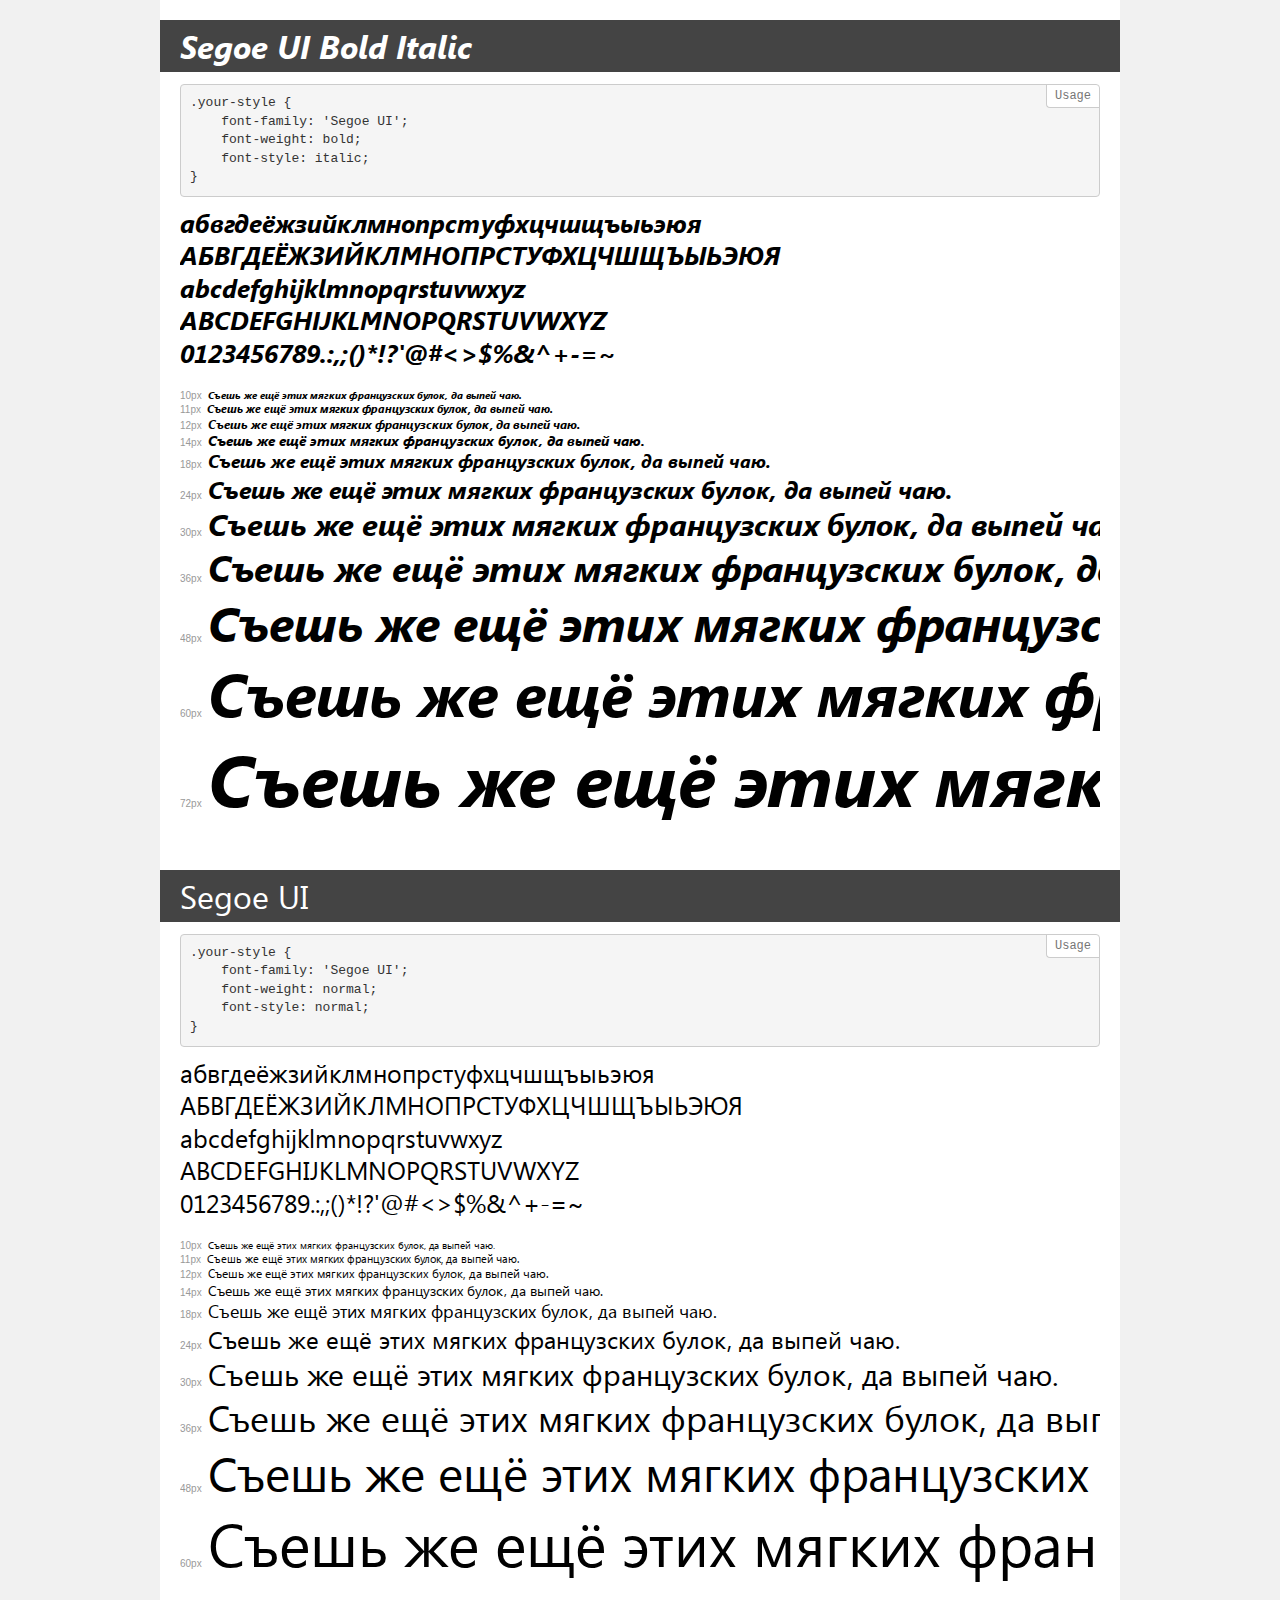
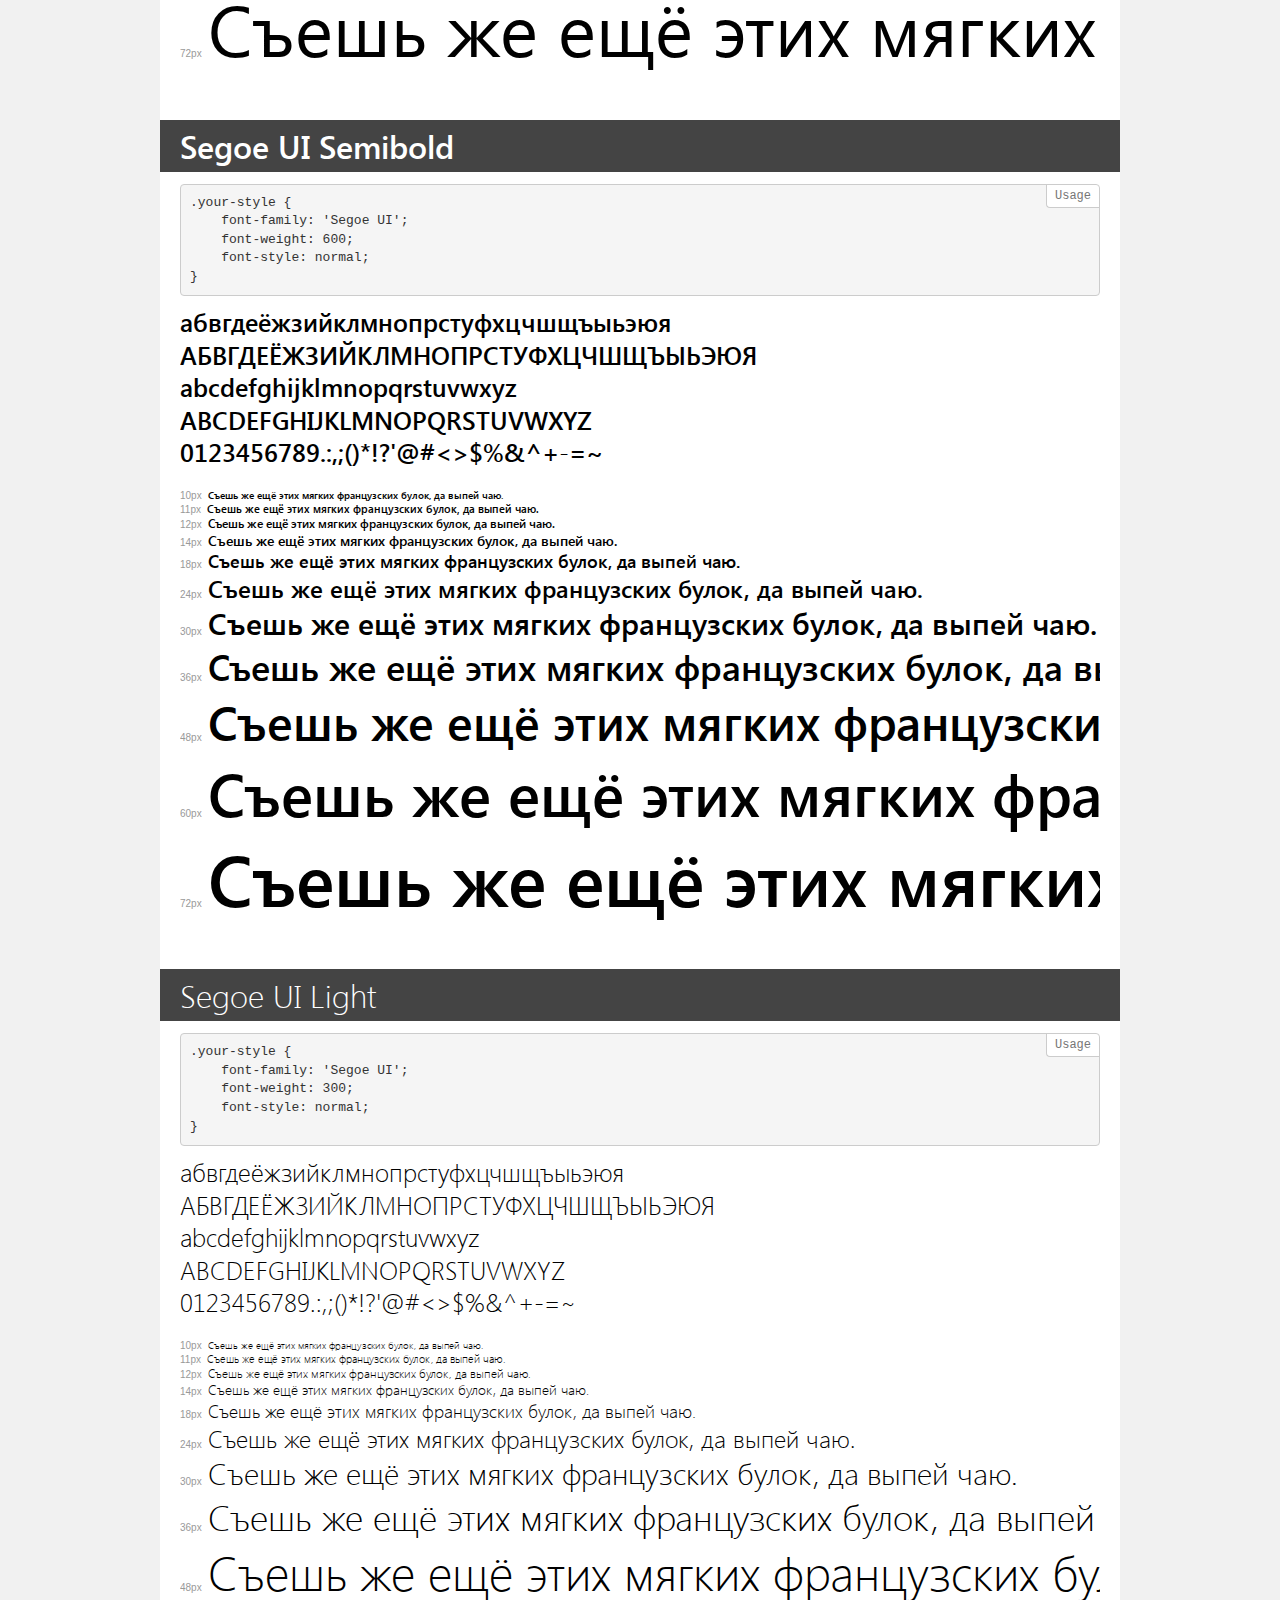
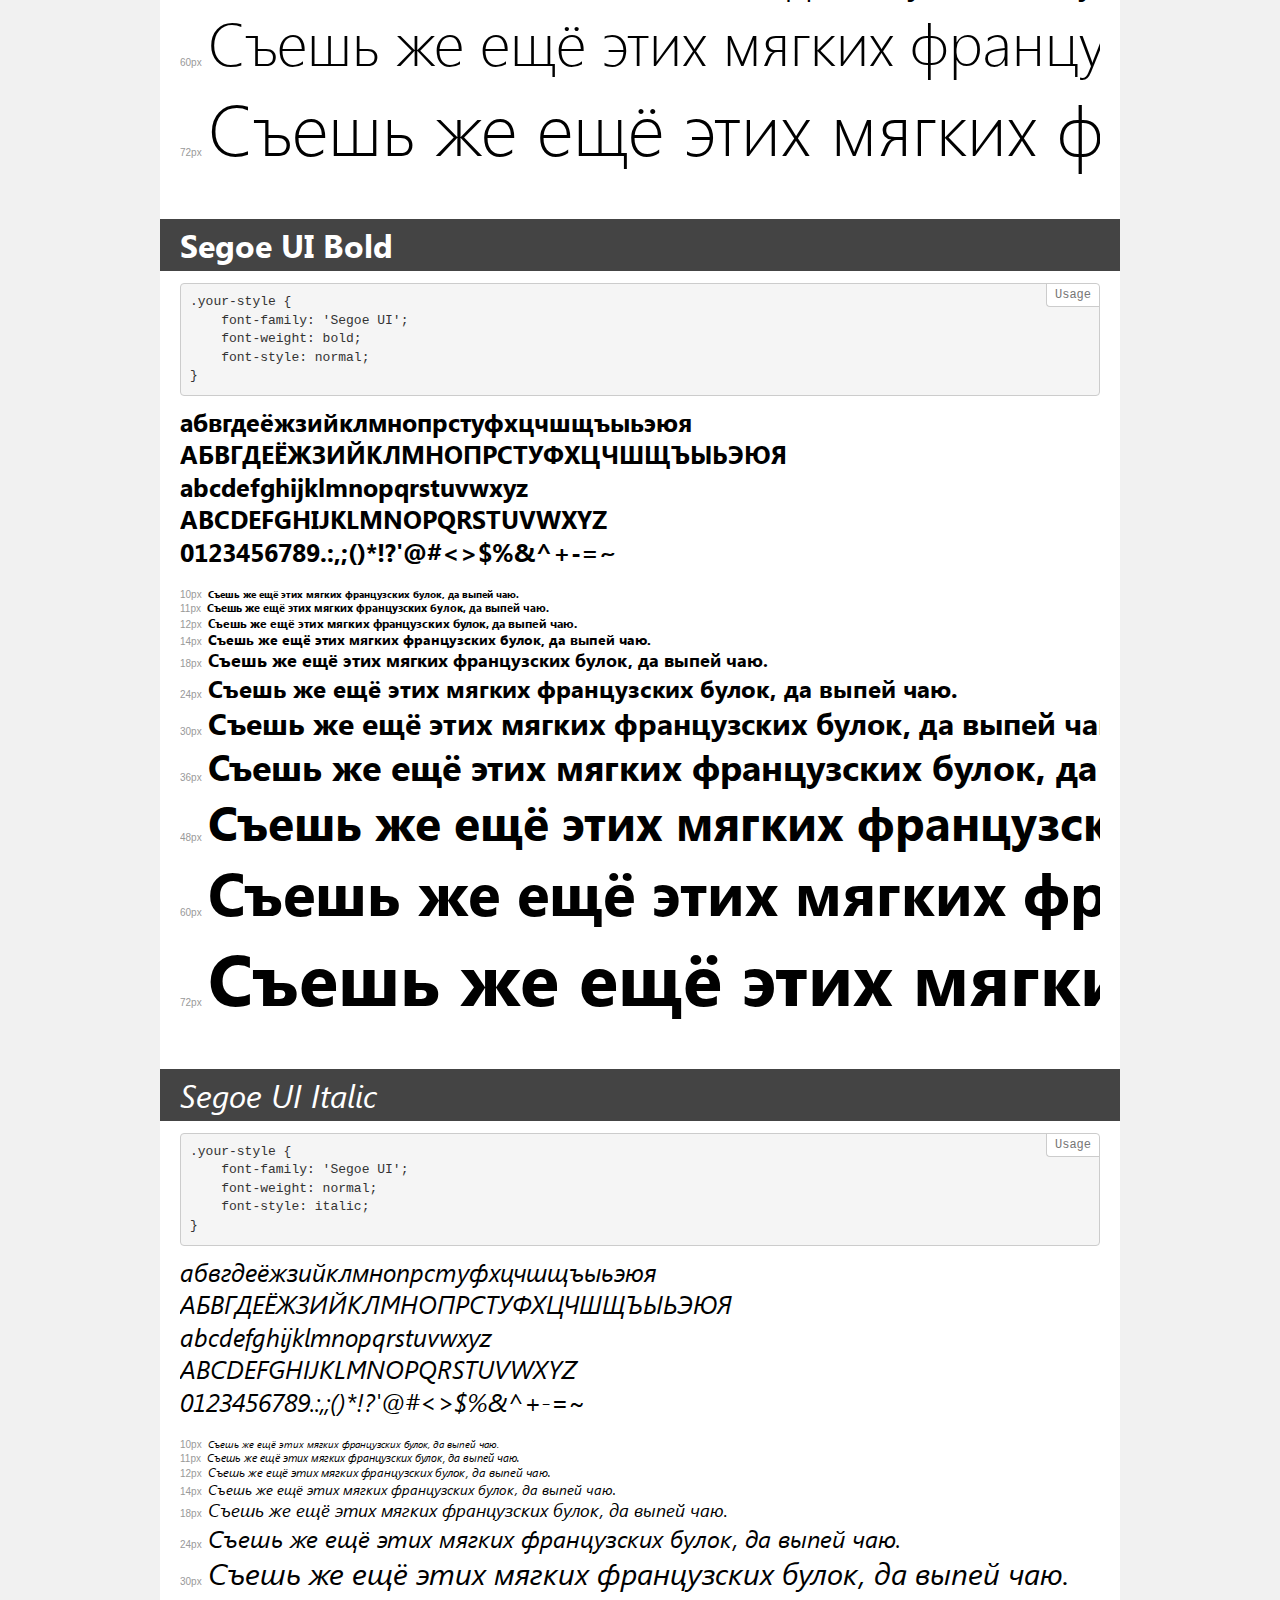
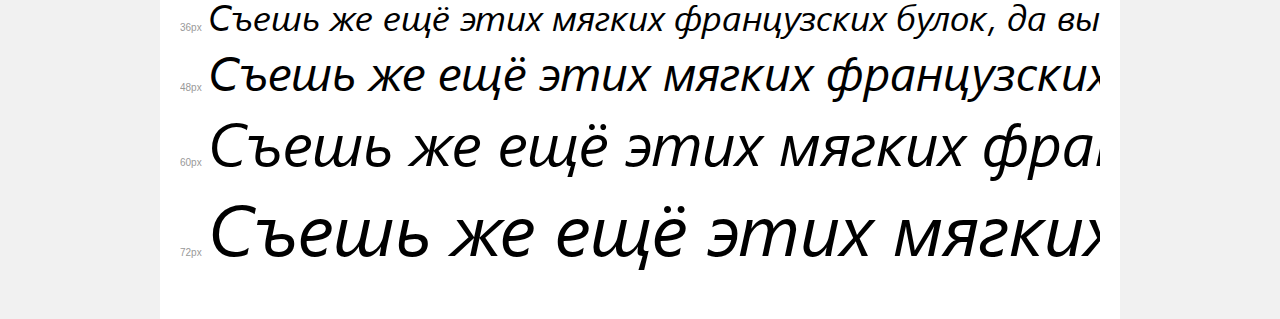
<file: css/fonts/SegoeUi/demo.html>
<!DOCTYPE html>
<html>
<head>
    <meta charset="utf-8">
    <meta http-equiv="X-UA-Compatible" content="IE=edge">
    <meta name="viewport" content="width=device-width, initial-scale=1">
    <meta name="robots" content="noindex, noarchive">
    <meta name="format-detection" content="telephone=no">
    <title>Transfonter demo</title>
    <link href="stylesheet.css" rel="stylesheet">
    <style>
        /*
        http://meyerweb.com/eric/tools/css/reset/
        v2.0 | 20110126
        License: none (public domain)
        */
        html, body, div, span, applet, object, iframe,
        h1, h2, h3, h4, h5, h6, p, blockquote, pre,
        a, abbr, acronym, address, big, cite, code,
        del, dfn, em, img, ins, kbd, q, s, samp,
        small, strike, strong, sub, sup, tt, var,
        b, u, i, center,
        dl, dt, dd, ol, ul, li,
        fieldset, form, label, legend,
        table, caption, tbody, tfoot, thead, tr, th, td,
        article, aside, canvas, details, embed,
        figure, figcaption, footer, header, hgroup,
        menu, nav, output, ruby, section, summary,
        time, mark, audio, video {
            margin: 0;
            padding: 0;
            border: 0;
            font-size: 100%;
            font: inherit;
            vertical-align: baseline;
        }
        /* HTML5 display-role reset for older browsers */
        article, aside, details, figcaption, figure,
        footer, header, hgroup, menu, nav, section {
            display: block;
        }
        body {
            line-height: 1;
        }
        ol, ul {
            list-style: none;
        }
        blockquote, q {
            quotes: none;
        }
        blockquote:before, blockquote:after,
        q:before, q:after {
            content: '';
            content: none;
        }
        table {
            border-collapse: collapse;
            border-spacing: 0;
        }
        /* common styles */
        body {
            background: #f1f1f1;
            color: #000;
        }
        .page {
            background: #fff;
            width: 920px;
            margin: 0 auto;
            padding: 20px 20px 0 20px;
            overflow: hidden;
        }
        .font-container {
            overflow-x: auto;
            overflow-y: hidden;
            margin-bottom: 40px;
            line-height: 1.3;
            white-space: nowrap;
            padding-bottom: 5px;
        }
        h1 {
            position: relative;
            background: #444;
            font-size: 32px;
            color: #fff;
            padding: 10px 20px;
            margin: 0 -20px 12px -20px;
        }
        .letters {
            font-size: 25px;
            margin-bottom: 20px;
        }
        .s10:before {
            content: '10px';
        }
        .s11:before {
            content: '11px';
        }
        .s12:before {
            content: '12px';
        }
        .s14:before {
            content: '14px';
        }
        .s18:before {
            content: '18px';
        }
        .s24:before {
            content: '24px';
        }
        .s30:before {
            content: '30px';
        }
        .s36:before {
            content: '36px';
        }
        .s48:before {
            content: '48px';
        }
        .s60:before {
            content: '60px';
        }
        .s72:before {
            content: '72px';
        }
        .s10:before, .s11:before, .s12:before, .s14:before,
        .s18:before, .s24:before, .s30:before, .s36:before,
        .s48:before, .s60:before, .s72:before {
            font-family: Arial, sans-serif;
            font-size: 10px;
            font-weight: normal;
            font-style: normal;
            color: #999;
            padding-right: 6px;
        }
        pre {
            display: block;
            position: relative;
            padding: 9px;
            margin: 0 0 10px;
            font-family: Monaco, Menlo, Consolas, "Courier New", monospace !important;
            font-size: 13px;
            line-height: 1.428571429;
            color: #333;
            font-weight: normal !important;
            font-style: normal !important;
            background-color: #f5f5f5;
            border: 1px solid #ccc;
            overflow-x: auto;
            border-radius: 4px;
        }
        pre:after {
            display: block;
            position: absolute;
            right: 0;
            top: 0;
            content: 'Usage';
            line-height: 1;
            padding: 5px 8px;
            font-size: 12px;
            color: #767676;
            background-color: #fff;
            border: 1px solid #ccc;
            border-right: none;
            border-top: none;
            border-radius: 0 4px 0 4px;
            z-index: 10;
        }
        /* responsive */
        @media (max-width: 959px) {
            .page {
                width: auto;
                margin: 0;
            }
        }
    </style>
</head>
<body>
<div class="page">
    <div class="demo" style="font-family: 'Segoe UI'; font-weight: bold; font-style: italic;">
        <h1>Segoe UI Bold Italic</h1>
        <pre>.your-style {
    font-family: 'Segoe UI';
    font-weight: bold;
    font-style: italic;
}</pre>
        <div class="font-container">
            <p class="letters">
                абвгдеёжзийклмнопрстуфхцчшщъыьэюя<br>
АБВГДЕЁЖЗИЙКЛМНОПРСТУФХЦЧШЩЪЫЬЭЮЯ<br>
abcdefghijklmnopqrstuvwxyz<br>
ABCDEFGHIJKLMNOPQRSTUVWXYZ<br>
                0123456789.:,;()*!?'@#<>$%&^+-=~
            </p>
            <p class="s10" style="font-size: 10px;">Съешь же ещё этих мягких французских булок, да выпей чаю.</p>
            <p class="s11" style="font-size: 11px;">Съешь же ещё этих мягких французских булок, да выпей чаю.</p>
            <p class="s12" style="font-size: 12px;">Съешь же ещё этих мягких французских булок, да выпей чаю.</p>
            <p class="s14" style="font-size: 14px;">Съешь же ещё этих мягких французских булок, да выпей чаю.</p>
            <p class="s18" style="font-size: 18px;">Съешь же ещё этих мягких французских булок, да выпей чаю.</p>
            <p class="s24" style="font-size: 24px;">Съешь же ещё этих мягких французских булок, да выпей чаю.</p>
            <p class="s30" style="font-size: 30px;">Съешь же ещё этих мягких французских булок, да выпей чаю.</p>
            <p class="s36" style="font-size: 36px;">Съешь же ещё этих мягких французских булок, да выпей чаю.</p>
            <p class="s48" style="font-size: 48px;">Съешь же ещё этих мягких французских булок, да выпей чаю.</p>
            <p class="s60" style="font-size: 60px;">Съешь же ещё этих мягких французских булок, да выпей чаю.</p>
            <p class="s72" style="font-size: 72px;">Съешь же ещё этих мягких французских булок, да выпей чаю.</p>
        </div>
    </div>
    <div class="demo" style="font-family: 'Segoe UI'; font-weight: normal; font-style: normal;">
        <h1>Segoe UI</h1>
        <pre>.your-style {
    font-family: 'Segoe UI';
    font-weight: normal;
    font-style: normal;
}</pre>
        <div class="font-container">
            <p class="letters">
                абвгдеёжзийклмнопрстуфхцчшщъыьэюя<br>
АБВГДЕЁЖЗИЙКЛМНОПРСТУФХЦЧШЩЪЫЬЭЮЯ<br>
abcdefghijklmnopqrstuvwxyz<br>
ABCDEFGHIJKLMNOPQRSTUVWXYZ<br>
                0123456789.:,;()*!?'@#<>$%&^+-=~
            </p>
            <p class="s10" style="font-size: 10px;">Съешь же ещё этих мягких французских булок, да выпей чаю.</p>
            <p class="s11" style="font-size: 11px;">Съешь же ещё этих мягких французских булок, да выпей чаю.</p>
            <p class="s12" style="font-size: 12px;">Съешь же ещё этих мягких французских булок, да выпей чаю.</p>
            <p class="s14" style="font-size: 14px;">Съешь же ещё этих мягких французских булок, да выпей чаю.</p>
            <p class="s18" style="font-size: 18px;">Съешь же ещё этих мягких французских булок, да выпей чаю.</p>
            <p class="s24" style="font-size: 24px;">Съешь же ещё этих мягких французских булок, да выпей чаю.</p>
            <p class="s30" style="font-size: 30px;">Съешь же ещё этих мягких французских булок, да выпей чаю.</p>
            <p class="s36" style="font-size: 36px;">Съешь же ещё этих мягких французских булок, да выпей чаю.</p>
            <p class="s48" style="font-size: 48px;">Съешь же ещё этих мягких французских булок, да выпей чаю.</p>
            <p class="s60" style="font-size: 60px;">Съешь же ещё этих мягких французских булок, да выпей чаю.</p>
            <p class="s72" style="font-size: 72px;">Съешь же ещё этих мягких французских булок, да выпей чаю.</p>
        </div>
    </div>
    <div class="demo" style="font-family: 'Segoe UI'; font-weight: 600; font-style: normal;">
        <h1>Segoe UI Semibold</h1>
        <pre>.your-style {
    font-family: 'Segoe UI';
    font-weight: 600;
    font-style: normal;
}</pre>
        <div class="font-container">
            <p class="letters">
                абвгдеёжзийклмнопрстуфхцчшщъыьэюя<br>
АБВГДЕЁЖЗИЙКЛМНОПРСТУФХЦЧШЩЪЫЬЭЮЯ<br>
abcdefghijklmnopqrstuvwxyz<br>
ABCDEFGHIJKLMNOPQRSTUVWXYZ<br>
                0123456789.:,;()*!?'@#<>$%&^+-=~
            </p>
            <p class="s10" style="font-size: 10px;">Съешь же ещё этих мягких французских булок, да выпей чаю.</p>
            <p class="s11" style="font-size: 11px;">Съешь же ещё этих мягких французских булок, да выпей чаю.</p>
            <p class="s12" style="font-size: 12px;">Съешь же ещё этих мягких французских булок, да выпей чаю.</p>
            <p class="s14" style="font-size: 14px;">Съешь же ещё этих мягких французских булок, да выпей чаю.</p>
            <p class="s18" style="font-size: 18px;">Съешь же ещё этих мягких французских булок, да выпей чаю.</p>
            <p class="s24" style="font-size: 24px;">Съешь же ещё этих мягких французских булок, да выпей чаю.</p>
            <p class="s30" style="font-size: 30px;">Съешь же ещё этих мягких французских булок, да выпей чаю.</p>
            <p class="s36" style="font-size: 36px;">Съешь же ещё этих мягких французских булок, да выпей чаю.</p>
            <p class="s48" style="font-size: 48px;">Съешь же ещё этих мягких французских булок, да выпей чаю.</p>
            <p class="s60" style="font-size: 60px;">Съешь же ещё этих мягких французских булок, да выпей чаю.</p>
            <p class="s72" style="font-size: 72px;">Съешь же ещё этих мягких французских булок, да выпей чаю.</p>
        </div>
    </div>
    <div class="demo" style="font-family: 'Segoe UI'; font-weight: 300; font-style: normal;">
        <h1>Segoe UI Light</h1>
        <pre>.your-style {
    font-family: 'Segoe UI';
    font-weight: 300;
    font-style: normal;
}</pre>
        <div class="font-container">
            <p class="letters">
                абвгдеёжзийклмнопрстуфхцчшщъыьэюя<br>
АБВГДЕЁЖЗИЙКЛМНОПРСТУФХЦЧШЩЪЫЬЭЮЯ<br>
abcdefghijklmnopqrstuvwxyz<br>
ABCDEFGHIJKLMNOPQRSTUVWXYZ<br>
                0123456789.:,;()*!?'@#<>$%&^+-=~
            </p>
            <p class="s10" style="font-size: 10px;">Съешь же ещё этих мягких французских булок, да выпей чаю.</p>
            <p class="s11" style="font-size: 11px;">Съешь же ещё этих мягких французских булок, да выпей чаю.</p>
            <p class="s12" style="font-size: 12px;">Съешь же ещё этих мягких французских булок, да выпей чаю.</p>
            <p class="s14" style="font-size: 14px;">Съешь же ещё этих мягких французских булок, да выпей чаю.</p>
            <p class="s18" style="font-size: 18px;">Съешь же ещё этих мягких французских булок, да выпей чаю.</p>
            <p class="s24" style="font-size: 24px;">Съешь же ещё этих мягких французских булок, да выпей чаю.</p>
            <p class="s30" style="font-size: 30px;">Съешь же ещё этих мягких французских булок, да выпей чаю.</p>
            <p class="s36" style="font-size: 36px;">Съешь же ещё этих мягких французских булок, да выпей чаю.</p>
            <p class="s48" style="font-size: 48px;">Съешь же ещё этих мягких французских булок, да выпей чаю.</p>
            <p class="s60" style="font-size: 60px;">Съешь же ещё этих мягких французских булок, да выпей чаю.</p>
            <p class="s72" style="font-size: 72px;">Съешь же ещё этих мягких французских булок, да выпей чаю.</p>
        </div>
    </div>
    <div class="demo" style="font-family: 'Segoe UI'; font-weight: bold; font-style: normal;">
        <h1>Segoe UI Bold</h1>
        <pre>.your-style {
    font-family: 'Segoe UI';
    font-weight: bold;
    font-style: normal;
}</pre>
        <div class="font-container">
            <p class="letters">
                абвгдеёжзийклмнопрстуфхцчшщъыьэюя<br>
АБВГДЕЁЖЗИЙКЛМНОПРСТУФХЦЧШЩЪЫЬЭЮЯ<br>
abcdefghijklmnopqrstuvwxyz<br>
ABCDEFGHIJKLMNOPQRSTUVWXYZ<br>
                0123456789.:,;()*!?'@#<>$%&^+-=~
            </p>
            <p class="s10" style="font-size: 10px;">Съешь же ещё этих мягких французских булок, да выпей чаю.</p>
            <p class="s11" style="font-size: 11px;">Съешь же ещё этих мягких французских булок, да выпей чаю.</p>
            <p class="s12" style="font-size: 12px;">Съешь же ещё этих мягких французских булок, да выпей чаю.</p>
            <p class="s14" style="font-size: 14px;">Съешь же ещё этих мягких французских булок, да выпей чаю.</p>
            <p class="s18" style="font-size: 18px;">Съешь же ещё этих мягких французских булок, да выпей чаю.</p>
            <p class="s24" style="font-size: 24px;">Съешь же ещё этих мягких французских булок, да выпей чаю.</p>
            <p class="s30" style="font-size: 30px;">Съешь же ещё этих мягких французских булок, да выпей чаю.</p>
            <p class="s36" style="font-size: 36px;">Съешь же ещё этих мягких французских булок, да выпей чаю.</p>
            <p class="s48" style="font-size: 48px;">Съешь же ещё этих мягких французских булок, да выпей чаю.</p>
            <p class="s60" style="font-size: 60px;">Съешь же ещё этих мягких французских булок, да выпей чаю.</p>
            <p class="s72" style="font-size: 72px;">Съешь же ещё этих мягких французских булок, да выпей чаю.</p>
        </div>
    </div>
    <div class="demo" style="font-family: 'Segoe UI'; font-weight: normal; font-style: italic;">
        <h1>Segoe UI Italic</h1>
        <pre>.your-style {
    font-family: 'Segoe UI';
    font-weight: normal;
    font-style: italic;
}</pre>
        <div class="font-container">
            <p class="letters">
                абвгдеёжзийклмнопрстуфхцчшщъыьэюя<br>
АБВГДЕЁЖЗИЙКЛМНОПРСТУФХЦЧШЩЪЫЬЭЮЯ<br>
abcdefghijklmnopqrstuvwxyz<br>
ABCDEFGHIJKLMNOPQRSTUVWXYZ<br>
                0123456789.:,;()*!?'@#<>$%&^+-=~
            </p>
            <p class="s10" style="font-size: 10px;">Съешь же ещё этих мягких французских булок, да выпей чаю.</p>
            <p class="s11" style="font-size: 11px;">Съешь же ещё этих мягких французских булок, да выпей чаю.</p>
            <p class="s12" style="font-size: 12px;">Съешь же ещё этих мягких французских булок, да выпей чаю.</p>
            <p class="s14" style="font-size: 14px;">Съешь же ещё этих мягких французских булок, да выпей чаю.</p>
            <p class="s18" style="font-size: 18px;">Съешь же ещё этих мягких французских булок, да выпей чаю.</p>
            <p class="s24" style="font-size: 24px;">Съешь же ещё этих мягких французских булок, да выпей чаю.</p>
            <p class="s30" style="font-size: 30px;">Съешь же ещё этих мягких французских булок, да выпей чаю.</p>
            <p class="s36" style="font-size: 36px;">Съешь же ещё этих мягких французских булок, да выпей чаю.</p>
            <p class="s48" style="font-size: 48px;">Съешь же ещё этих мягких французских булок, да выпей чаю.</p>
            <p class="s60" style="font-size: 60px;">Съешь же ещё этих мягких французских булок, да выпей чаю.</p>
            <p class="s72" style="font-size: 72px;">Съешь же ещё этих мягких французских булок, да выпей чаю.</p>
        </div>
    </div>
</div>
</body>
</html>
</file>
<file: css/fonts/Geometria/stylesheet.css>
/* This stylesheet generated by Transfonter (https://transfonter.org) on July 4, 2017 2:48 AM */

@font-face {
	font-family: 'Geometria';
	src: url('Geometria-Thin.eot');
	src: local('Geometria Thin'), local('Geometria-Thin'),
		url('Geometria-Thin.eot?#iefix') format('embedded-opentype'),
		url('Geometria-Thin.woff') format('woff'),
		url('Geometria-Thin.ttf') format('truetype');
	font-weight: 100;
	font-style: normal;
}

@font-face {
	font-family: 'Geometria';
	src: url('Geometria-MediumItalic.eot');
	src: local('Geometria MediumItalic'), local('Geometria-MediumItalic'),
		url('Geometria-MediumItalic.eot?#iefix') format('embedded-opentype'),
		url('Geometria-MediumItalic.woff') format('woff'),
		url('Geometria-MediumItalic.ttf') format('truetype');
	font-weight: 500;
	font-style: italic;
}

@font-face {
	font-family: 'Geometria';
	src: url('Geometria-Italic.eot');
	src: local('Geometria Italic'), local('Geometria-Italic'),
		url('Geometria-Italic.eot?#iefix') format('embedded-opentype'),
		url('Geometria-Italic.woff') format('woff'),
		url('Geometria-Italic.ttf') format('truetype');
	font-weight: normal;
	font-style: italic;
}

@font-face {
	font-family: 'Geometria';
	src: url('Geometria-Heavy.eot');
	src: local('Geometria Heavy'), local('Geometria-Heavy'),
		url('Geometria-Heavy.eot?#iefix') format('embedded-opentype'),
		url('Geometria-Heavy.woff') format('woff'),
		url('Geometria-Heavy.ttf') format('truetype');
	font-weight: 900;
	font-style: normal;
}

@font-face {
	font-family: 'Geometria';
	src: url('Geometria-ExtraBoldItalic.eot');
	src: local('Geometria ExtraBoldItalic'), local('Geometria-ExtraBoldItalic'),
		url('Geometria-ExtraBoldItalic.eot?#iefix') format('embedded-opentype'),
		url('Geometria-ExtraBoldItalic.woff') format('woff'),
		url('Geometria-ExtraBoldItalic.ttf') format('truetype');
	font-weight: 800;
	font-style: italic;
}

@font-face {
	font-family: 'Geometria';
	src: url('Geometria-Medium.eot');
	src: local('Geometria Medium'), local('Geometria-Medium'),
		url('Geometria-Medium.eot?#iefix') format('embedded-opentype'),
		url('Geometria-Medium.woff') format('woff'),
		url('Geometria-Medium.ttf') format('truetype');
	font-weight: 500;
	font-style: normal;
}

@font-face {
	font-family: 'Geometria';
	src: url('Geometria-BoldItalic.eot');
	src: local('Geometria BoldItalic'), local('Geometria-BoldItalic'),
		url('Geometria-BoldItalic.eot?#iefix') format('embedded-opentype'),
		url('Geometria-BoldItalic.woff') format('woff'),
		url('Geometria-BoldItalic.ttf') format('truetype');
	font-weight: bold;
	font-style: italic;
}

@font-face {
	font-family: 'Geometria';
	src: url('Geometria-LightItalic.eot');
	src: local('Geometria LightItalic'), local('Geometria-LightItalic'),
		url('Geometria-LightItalic.eot?#iefix') format('embedded-opentype'),
		url('Geometria-LightItalic.woff') format('woff'),
		url('Geometria-LightItalic.ttf') format('truetype');
	font-weight: 300;
	font-style: italic;
}

@font-face {
	font-family: 'Geometria';
	src: url('Geometria-HeavyItalic.eot');
	src: local('Geometria HeavyItalic'), local('Geometria-HeavyItalic'),
		url('Geometria-HeavyItalic.eot?#iefix') format('embedded-opentype'),
		url('Geometria-HeavyItalic.woff') format('woff'),
		url('Geometria-HeavyItalic.ttf') format('truetype');
	font-weight: 900;
	font-style: italic;
}

@font-face {
	font-family: 'Geometria';
	src: url('Geometria.eot');
	src: local('Geometria'),
		url('Geometria.eot?#iefix') format('embedded-opentype'),
		url('Geometria.woff') format('woff'),
		url('Geometria.ttf') format('truetype');
	font-weight: normal;
	font-style: normal;
}

@font-face {
	font-family: 'Geometria';
	src: url('Geometria-Bold.eot');
	src: local('Geometria Bold'), local('Geometria-Bold'),
		url('Geometria-Bold.eot?#iefix') format('embedded-opentype'),
		url('Geometria-Bold.woff') format('woff'),
		url('Geometria-Bold.ttf') format('truetype');
	font-weight: bold;
	font-style: normal;
}

@font-face {
	font-family: 'Geometria';
	src: url('Geometria-ExtraBold.eot');
	src: local('Geometria ExtraBold'), local('Geometria-ExtraBold'),
		url('Geometria-ExtraBold.eot?#iefix') format('embedded-opentype'),
		url('Geometria-ExtraBold.woff') format('woff'),
		url('Geometria-ExtraBold.ttf') format('truetype');
	font-weight: 800;
	font-style: normal;
}

@font-face {
	font-family: 'Geometria';
	src: url('Geometria-ThinItalic.eot');
	src: local('Geometria ThinItalic'), local('Geometria-ThinItalic'),
		url('Geometria-ThinItalic.eot?#iefix') format('embedded-opentype'),
		url('Geometria-ThinItalic.woff') format('woff'),
		url('Geometria-ThinItalic.ttf') format('truetype');
	font-weight: 100;
	font-style: italic;
}

@font-face {
	font-family: 'Geometria';
	src: url('Geometria-ExtraLightItalic.eot');
	src: local('Geometria ExtraLightItalic'), local('Geometria-ExtraLightItalic'),
		url('Geometria-ExtraLightItalic.eot?#iefix') format('embedded-opentype'),
		url('Geometria-ExtraLightItalic.woff') format('woff'),
		url('Geometria-ExtraLightItalic.ttf') format('truetype');
	font-weight: 200;
	font-style: italic;
}

@font-face {
	font-family: 'Geometria';
	src: url('Geometria-Light.eot');
	src: local('Geometria Light'), local('Geometria-Light'),
		url('Geometria-Light.eot?#iefix') format('embedded-opentype'),
		url('Geometria-Light.woff') format('woff'),
		url('Geometria-Light.ttf') format('truetype');
	font-weight: 300;
	font-style: normal;
}

@font-face {
	font-family: 'Geometria';
	src: url('Geometria-ExtraLight.eot');
	src: local('Geometria ExtraLight'), local('Geometria-ExtraLight'),
		url('Geometria-ExtraLight.eot?#iefix') format('embedded-opentype'),
		url('Geometria-ExtraLight.woff') format('woff'),
		url('Geometria-ExtraLight.ttf') format('truetype');
	font-weight: 200;
	font-style: normal;
}
</file>
<file: css/fonts/GothamPro/stylesheet.css>
/* This stylesheet generated by Transfonter (https://transfonter.org) on June 26, 2017 12:11 PM */

@font-face {
	font-family: 'Gotham Pro';
	src: url('GothamPro-BoldItalic.eot');
	src: local('Gotham Pro Bold Italic'), local('GothamPro-BoldItalic'),
		url('GothamPro-BoldItalic.eot?#iefix') format('embedded-opentype'),
		url('GothamPro-BoldItalic.woff') format('woff'),
		url('GothamPro-BoldItalic.ttf') format('truetype');
	font-weight: bold;
	font-style: italic;
}

@font-face {
	font-family: 'Gotham Pro';
	src: url('GothamPro-Italic.eot');
	src: local('Gotham Pro Italic'), local('GothamPro-Italic'),
		url('GothamPro-Italic.eot?#iefix') format('embedded-opentype'),
		url('GothamPro-Italic.woff') format('woff'),
		url('GothamPro-Italic.ttf') format('truetype');
	font-weight: normal;
	font-style: italic;
}

@font-face {
	font-family: 'Gotham Pro';
	src: url('GothamPro-Medium.eot');
	src: local('Gotham Pro Medium'), local('GothamPro-Medium'),
		url('GothamPro-Medium.eot?#iefix') format('embedded-opentype'),
		url('GothamPro-Medium.woff') format('woff'),
		url('GothamPro-Medium.ttf') format('truetype');
	font-weight: 500;
	font-style: normal;
}

@font-face {
	font-family: 'Gotham Pro';
	src: url('GothamPro-BlackItalic.eot');
	src: local('Gotham Pro Black Italic'), local('GothamPro-BlackItalic'),
		url('GothamPro-BlackItalic.eot?#iefix') format('embedded-opentype'),
		url('GothamPro-BlackItalic.woff') format('woff'),
		url('GothamPro-BlackItalic.ttf') format('truetype');
	font-weight: 900;
	font-style: italic;
}

@font-face {
	font-family: 'Gotham Pro';
	src: url('GothamPro-Bold.eot');
	src: local('Gotham Pro Bold'), local('GothamPro-Bold'),
		url('GothamPro-Bold.eot?#iefix') format('embedded-opentype'),
		url('GothamPro-Bold.woff') format('woff'),
		url('GothamPro-Bold.ttf') format('truetype');
	font-weight: bold;
	font-style: normal;
}

@font-face {
	font-family: 'Gotham Pro Narrow';
	src: url('GothamProNarrow-Bold.eot');
	src: local('Gotham Pro Narrow Bold'), local('GothamProNarrow-Bold'),
		url('GothamProNarrow-Bold.eot?#iefix') format('embedded-opentype'),
		url('GothamProNarrow-Bold.woff') format('woff'),
		url('GothamProNarrow-Bold.ttf') format('truetype');
	font-weight: bold;
	font-style: normal;
}

@font-face {
	font-family: 'Gotham Pro Narrow';
	src: url('GothamProNarrow-Medium.eot');
	src: local('Gotham Pro Narrow Medium'), local('GothamProNarrow-Medium'),
		url('GothamProNarrow-Medium.eot?#iefix') format('embedded-opentype'),
		url('GothamProNarrow-Medium.woff') format('woff'),
		url('GothamProNarrow-Medium.ttf') format('truetype');
	font-weight: 500;
	font-style: normal;
}

@font-face {
	font-family: 'Gotham Pro';
	src: url('GothamPro-LightItalic.eot');
	src: local('Gotham Pro Light Italic'), local('GothamPro-LightItalic'),
		url('GothamPro-LightItalic.eot?#iefix') format('embedded-opentype'),
		url('GothamPro-LightItalic.woff') format('woff'),
		url('GothamPro-LightItalic.ttf') format('truetype');
	font-weight: 300;
	font-style: italic;
}

@font-face {
	font-family: 'Gotham Pro';
	src: url('GothamPro-Light.eot');
	src: local('Gotham Pro Light'), local('GothamPro-Light'),
		url('GothamPro-Light.eot?#iefix') format('embedded-opentype'),
		url('GothamPro-Light.woff') format('woff'),
		url('GothamPro-Light.ttf') format('truetype');
	font-weight: 300;
	font-style: normal;
}

@font-face {
	font-family: 'Gotham Pro';
	src: url('GothamPro-Black.eot');
	src: local('Gotham Pro Black'), local('GothamPro-Black'),
		url('GothamPro-Black.eot?#iefix') format('embedded-opentype'),
		url('GothamPro-Black.woff') format('woff'),
		url('GothamPro-Black.ttf') format('truetype');
	font-weight: 900;
	font-style: normal;
}

@font-face {
	font-family: 'Gotham Pro';
	src: url('GothamPro.eot');
	src: local('Gotham Pro'), local('GothamPro'),
		url('GothamPro.eot?#iefix') format('embedded-opentype'),
		url('GothamPro.woff') format('woff'),
		url('GothamPro.ttf') format('truetype');
	font-weight: normal;
	font-style: normal;
}

@font-face {
	font-family: 'Gotham Pro';
	src: url('GothamPro-MediumItalic.eot');
	src: local('Gotham Pro Medium Italic'), local('GothamPro-MediumItalic'),
		url('GothamPro-MediumItalic.eot?#iefix') format('embedded-opentype'),
		url('GothamPro-MediumItalic.woff') format('woff'),
		url('GothamPro-MediumItalic.ttf') format('truetype');
	font-weight: 500;
	font-style: italic;
}
</file>
<file: css/fonts/ProximaNova/stylesheet.css>
@font-face {
    font-family: 'Proxima Nova Bl';
    src: url('ProximaNova-Black.eot');
    src: local('Proxima Nova Black'), local('ProximaNova-Black'),
        url('ProximaNova-Black.eot?#iefix') format('embedded-opentype'),
        url('ProximaNova-Black.woff2') format('woff2'),
        url('ProximaNova-Black.woff') format('woff'),
        url('ProximaNova-Black.ttf') format('truetype');
    font-weight: 900;
    font-style: normal;
}

@font-face {
    font-family: 'Proxima Nova Th';
    src: url('ProximaNova-Extrabld.eot');
    src: local('Proxima Nova Extrabold'), local('ProximaNova-Extrabld'),
        url('ProximaNova-Extrabld.eot?#iefix') format('embedded-opentype'),
        url('ProximaNova-Extrabld.woff2') format('woff2'),
        url('ProximaNova-Extrabld.woff') format('woff'),
        url('ProximaNova-Extrabld.ttf') format('truetype');
    font-weight: 800;
    font-style: normal;
}

@font-face {
    font-family: 'Proxima Nova Lt';
    src: url('ProximaNova-SemiboldIt.eot');
    src: local('Proxima Nova Semibold Italic'), local('ProximaNova-SemiboldIt'),
        url('ProximaNova-SemiboldIt.eot?#iefix') format('embedded-opentype'),
        url('ProximaNova-SemiboldIt.woff2') format('woff2'),
        url('ProximaNova-SemiboldIt.woff') format('woff'),
        url('ProximaNova-SemiboldIt.ttf') format('truetype');
    font-weight: 600;
    font-style: italic;
}

@font-face {
    font-family: 'Proxima Nova Th';
    src: url('ProximaNovaT-Thin.eot');
    src: local('Proxima Nova Thin'), local('ProximaNovaT-Thin'),
        url('ProximaNovaT-Thin.eot?#iefix') format('embedded-opentype'),
        url('ProximaNovaT-Thin.woff2') format('woff2'),
        url('ProximaNovaT-Thin.woff') format('woff'),
        url('ProximaNovaT-Thin.ttf') format('truetype');
    font-weight: 100;
    font-style: normal;
}

@font-face {
    font-family: 'Proxima Nova Lt';
    src: url('ProximaNova-Light.eot');
    src: local('Proxima Nova Light'), local('ProximaNova-Light'),
        url('ProximaNova-Light.eot?#iefix') format('embedded-opentype'),
        url('ProximaNova-Light.woff2') format('woff2'),
        url('ProximaNova-Light.woff') format('woff'),
        url('ProximaNova-Light.ttf') format('truetype');
    font-weight: 300;
    font-style: normal;
}

@font-face {
    font-family: 'Proxima Nova Bl';
    src: url('ProximaNova-BlackIt.eot');
    src: local('Proxima Nova Black Italic'), local('ProximaNova-BlackIt'),
        url('ProximaNova-BlackIt.eot?#iefix') format('embedded-opentype'),
        url('ProximaNova-BlackIt.woff2') format('woff2'),
        url('ProximaNova-BlackIt.woff') format('woff'),
        url('ProximaNova-BlackIt.ttf') format('truetype');
    font-weight: 900;
    font-style: italic;
}

@font-face {
    font-family: 'Proxima Nova Rg';
    src: url('ProximaNova-BoldIt.eot');
    src: local('Proxima Nova Bold Italic'), local('ProximaNova-BoldIt'),
        url('ProximaNova-BoldIt.eot?#iefix') format('embedded-opentype'),
        url('ProximaNova-BoldIt.woff2') format('woff2'),
        url('ProximaNova-BoldIt.woff') format('woff'),
        url('ProximaNova-BoldIt.ttf') format('truetype');
    font-weight: bold;
    font-style: italic;
}

@font-face {
    font-family: 'Proxima Nova Th';
    src: url('ProximaNova-ThinIt.eot');
    src: local('Proxima Nova Thin Italic'), local('ProximaNova-ThinIt'),
        url('ProximaNova-ThinIt.eot?#iefix') format('embedded-opentype'),
        url('ProximaNova-ThinIt.woff2') format('woff2'),
        url('ProximaNova-ThinIt.woff') format('woff'),
        url('ProximaNova-ThinIt.ttf') format('truetype');
    font-weight: 100;
    font-style: italic;
}

@font-face {
    font-family: 'Proxima Nova Rg';
    src: url('ProximaNova-Bold.eot');
    src: local('Proxima Nova Bold'), local('ProximaNova-Bold'),
        url('ProximaNova-Bold.eot?#iefix') format('embedded-opentype'),
        url('ProximaNova-Bold.woff2') format('woff2'),
        url('ProximaNova-Bold.woff') format('woff'),
        url('ProximaNova-Bold.ttf') format('truetype');
    font-weight: bold;
    font-style: normal;
}

@font-face {
    font-family: 'Proxima Nova Rg';
    src: url('ProximaNova-RegularIt.eot');
    src: local('Proxima Nova Regular Italic'), local('ProximaNova-RegularIt'),
        url('ProximaNova-RegularIt.eot?#iefix') format('embedded-opentype'),
        url('ProximaNova-RegularIt.woff2') format('woff2'),
        url('ProximaNova-RegularIt.woff') format('woff'),
        url('ProximaNova-RegularIt.ttf') format('truetype');
    font-weight: normal;
    font-style: italic;
}

@font-face {
    font-family: 'Proxima Nova Th';
    src: url('ProximaNova-ExtrabldIt.eot');
    src: local('Proxima Nova Extrabold Italic'), local('ProximaNova-ExtrabldIt'),
        url('ProximaNova-ExtrabldIt.eot?#iefix') format('embedded-opentype'),
        url('ProximaNova-ExtrabldIt.woff2') format('woff2'),
        url('ProximaNova-ExtrabldIt.woff') format('woff'),
        url('ProximaNova-ExtrabldIt.ttf') format('truetype');
    font-weight: 800;
    font-style: italic;
}

@font-face {
    font-family: 'Proxima Nova Rg';
    src: url('ProximaNova-Regular.eot');
    src: local('Proxima Nova Regular'), local('ProximaNova-Regular'),
        url('ProximaNova-Regular.eot?#iefix') format('embedded-opentype'),
        url('ProximaNova-Regular.woff2') format('woff2'),
        url('ProximaNova-Regular.woff') format('woff'),
        url('ProximaNova-Regular.ttf') format('truetype');
    font-weight: normal;
    font-style: normal;
}

@font-face {
    font-family: 'Proxima Nova Lt';
    src: url('ProximaNova-LightIt.eot');
    src: local('Proxima Nova Light Italic'), local('ProximaNova-LightIt'),
        url('ProximaNova-LightIt.eot?#iefix') format('embedded-opentype'),
        url('ProximaNova-LightIt.woff2') format('woff2'),
        url('ProximaNova-LightIt.woff') format('woff'),
        url('ProximaNova-LightIt.ttf') format('truetype');
    font-weight: 300;
    font-style: italic;
}

@font-face {
    font-family: 'Proxima Nova Lt';
    src: url('ProximaNova-Semibold.eot');
    src: local('Proxima Nova Semibold'), local('ProximaNova-Semibold'),
        url('ProximaNova-Semibold.eot?#iefix') format('embedded-opentype'),
        url('ProximaNova-Semibold.woff2') format('woff2'),
        url('ProximaNova-Semibold.woff') format('woff'),
        url('ProximaNova-Semibold.ttf') format('truetype');
    font-weight: 600;
    font-style: normal;
}
</file>
<file: css/fonts/SegoeUi/stylesheet.css>
@font-face {
    font-family: 'Segoe UI';
    src: url('SegoeUI-BoldItalic.eot');
    src: local('Segoe UI Bold Italic'), local('SegoeUI-BoldItalic'),
        url('SegoeUI-BoldItalic.eot?#iefix') format('embedded-opentype'),
        url('SegoeUI-BoldItalic.woff2') format('woff2'),
        url('SegoeUI-BoldItalic.woff') format('woff'),
        url('SegoeUI-BoldItalic.ttf') format('truetype');
    font-weight: bold;
    font-style: italic;
}

@font-face {
    font-family: 'Segoe UI';
    src: url('SegoeUI.eot');
    src: local('Segoe UI'), local('SegoeUI'),
        url('SegoeUI.eot?#iefix') format('embedded-opentype'),
        url('SegoeUI.woff2') format('woff2'),
        url('SegoeUI.woff') format('woff'),
        url('SegoeUI.ttf') format('truetype');
    font-weight: normal;
    font-style: normal;
}

@font-face {
    font-family: 'Segoe UI';
    src: url('SegoeUI-SemiBold.eot');
    src: local('Segoe UI Semibold'), local('SegoeUI-SemiBold'),
        url('SegoeUI-SemiBold.eot?#iefix') format('embedded-opentype'),
        url('SegoeUI-SemiBold.woff2') format('woff2'),
        url('SegoeUI-SemiBold.woff') format('woff'),
        url('SegoeUI-SemiBold.ttf') format('truetype');
    font-weight: 600;
    font-style: normal;
}

@font-face {
    font-family: 'Segoe UI';
    src: url('SegoeUI-Light.eot');
    src: local('Segoe UI Light'), local('SegoeUI-Light'),
        url('SegoeUI-Light.eot?#iefix') format('embedded-opentype'),
        url('SegoeUI-Light.woff2') format('woff2'),
        url('SegoeUI-Light.woff') format('woff'),
        url('SegoeUI-Light.ttf') format('truetype');
    font-weight: 300;
    font-style: normal;
}

@font-face {
    font-family: 'Segoe UI';
    src: url('SegoeUI-Bold.eot');
    src: local('Segoe UI Bold'), local('SegoeUI-Bold'),
        url('SegoeUI-Bold.eot?#iefix') format('embedded-opentype'),
        url('SegoeUI-Bold.woff2') format('woff2'),
        url('SegoeUI-Bold.woff') format('woff'),
        url('SegoeUI-Bold.ttf') format('truetype');
    font-weight: bold;
    font-style: normal;
}

@font-face {
    font-family: 'Segoe UI';
    src: url('SegoeUI-Italic.eot');
    src: local('Segoe UI Italic'), local('SegoeUI-Italic'),
        url('SegoeUI-Italic.eot?#iefix') format('embedded-opentype'),
        url('SegoeUI-Italic.woff2') format('woff2'),
        url('SegoeUI-Italic.woff') format('woff'),
        url('SegoeUI-Italic.ttf') format('truetype');
    font-weight: normal;
    font-style: italic;
}
</file>
